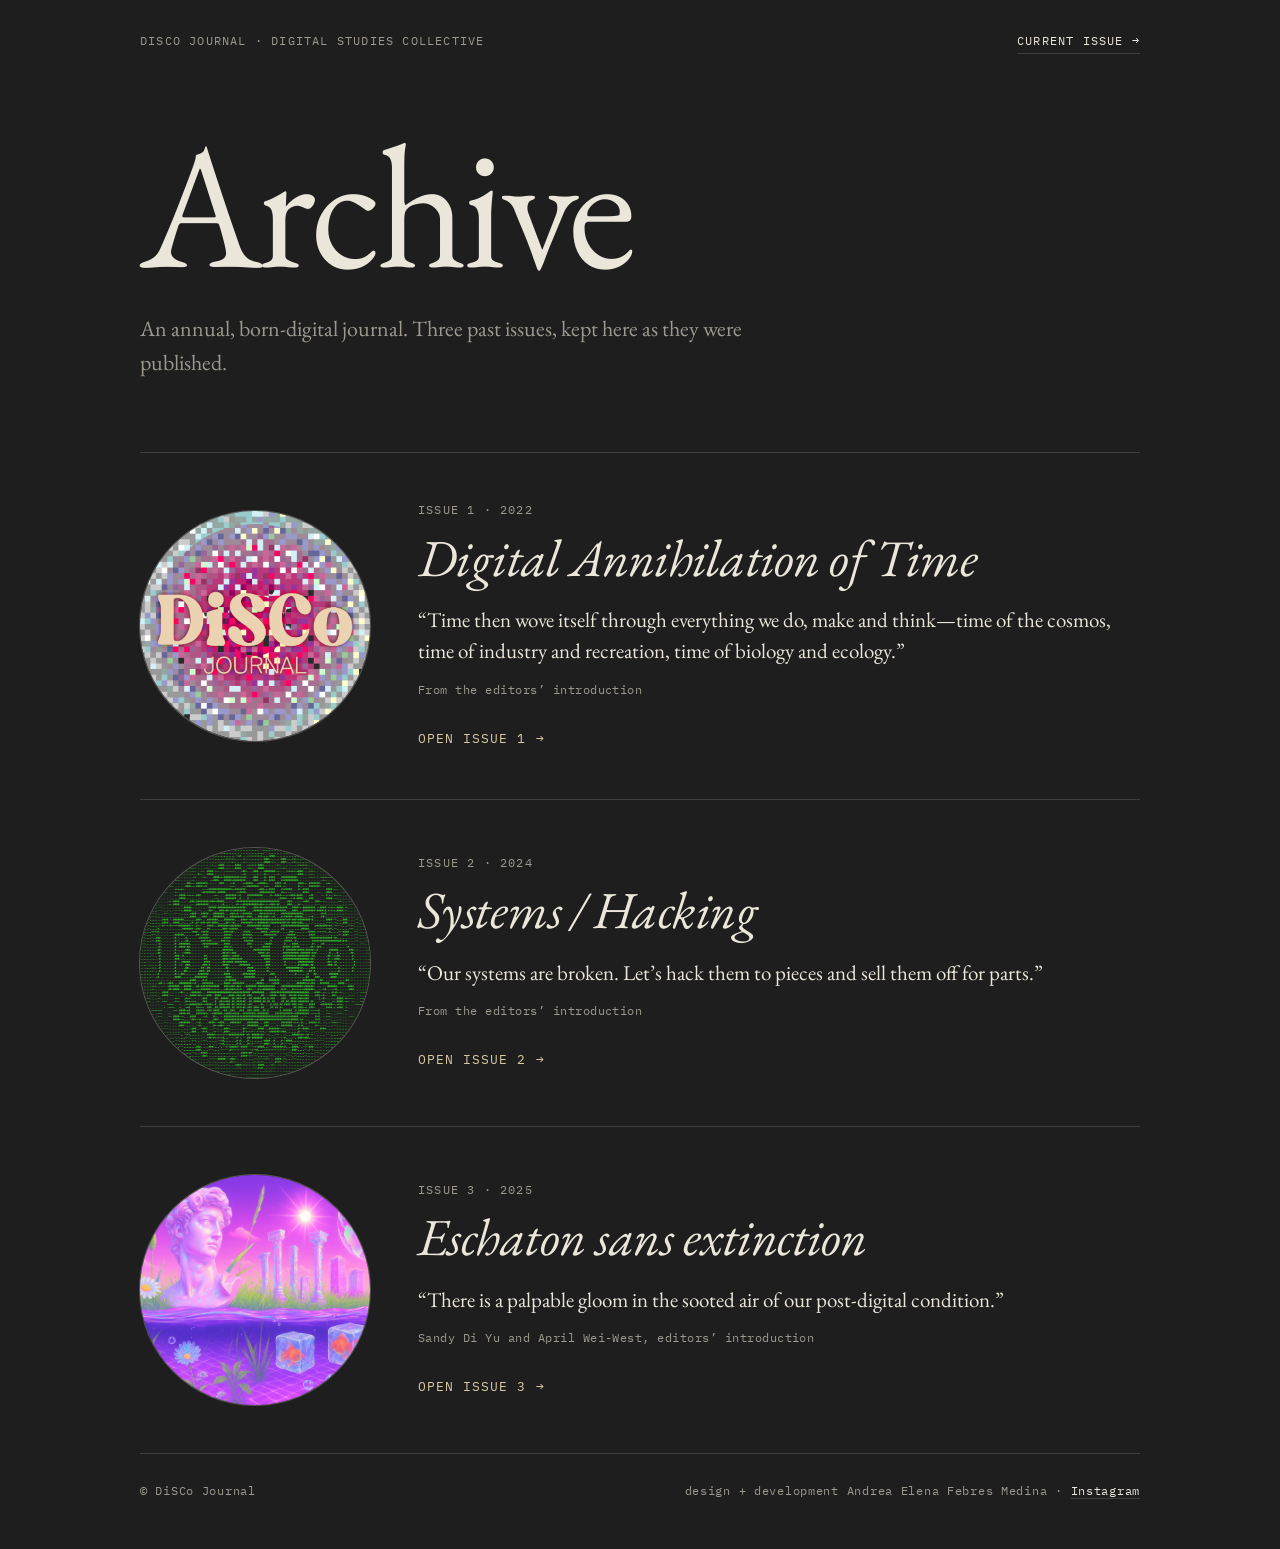
<file: index.html>
<!doctype html>
<html lang="en">
<head>
  <meta charset="utf-8">
  <meta name="viewport" content="width=device-width, initial-scale=1">
  <title>Archive | DiSCo Journal</title>
  <meta name="description" content="The archive of DiSCo Journal, the annual born-digital journal of the Digital Studies Collective: Issues 1, 2 and 3.">
  <link rel="preconnect" href="https://fonts.googleapis.com">
  <link rel="preconnect" href="https://fonts.gstatic.com" crossorigin>
  <link rel="stylesheet" href="https://fonts.googleapis.com/css2?family=EB+Garamond:ital,wght@0,400..700;1,400..700&family=IBM+Plex+Mono:wght@400;500&display=swap">
  <style>
    :root {
      --bg: #1e1e1e;
      --text: #ebe6da;
      --muted: #9d998e;
      --rule: rgba(235, 230, 218, .16);
      --accent: #d8c9a3;
      --serif: "EB Garamond", Georgia, "Times New Roman", serif;
      --mono: "IBM Plex Mono", ui-monospace, Menlo, Consolas, monospace;
    }
    * { box-sizing: border-box; }
    body {
      margin: 0;
      min-height: 100vh;
      background: var(--bg);
      color: var(--text);
      font-family: var(--serif);
      font-size: 19px;
      line-height: 1.55;
    }
    a { color: inherit; }
    .wrap { max-width: 1040px; margin: 0 auto; padding: 0 20px; }

    .top {
      display: flex; justify-content: space-between; align-items: baseline;
      gap: 16px; flex-wrap: wrap; padding: 32px 0 0;
      font-family: var(--mono); font-size: 12px; letter-spacing: .1em; text-transform: uppercase;
      color: var(--muted);
    }
    .top a { color: var(--text); text-decoration: none; border-bottom: 1px solid var(--rule); padding-bottom: 2px; }
    .top a:hover, .top a:focus-visible { border-bottom-color: var(--accent); color: var(--accent); }

    h1 {
      font-weight: 400; font-size: clamp(72px, 15vw, 176px);
      line-height: .9; letter-spacing: -.03em; margin: 72px 0 28px;
    }
    .lede { max-width: 30em; font-size: 22px; margin: 0 0 72px; color: var(--muted); }

    .issues { border-top: 1px solid var(--rule); }
    .issue {
      position: relative; display: grid; gap: 28px 48px; align-items: center;
      grid-template-columns: minmax(150px, 230px) 1fr;
      padding: 48px 0; border-bottom: 1px solid var(--rule);
    }
    .disc {
      width: 100%; aspect-ratio: 1; border-radius: 50%; overflow: hidden;
      background: #2a2a2a; box-shadow: 0 0 0 1px rgba(235, 230, 218, .28);
    }
    .disc img {
      display: block; width: 100%; height: 100%; object-fit: cover;
      transition: transform .8s ease;
    }
    .issue:hover .disc img, .issue:focus-within .disc img { transform: rotate(12deg); }

    .meta {
      margin: 0 0 10px; font-family: var(--mono); font-size: 12px;
      letter-spacing: .1em; text-transform: uppercase; color: var(--muted);
    }
    h2 {
      font-weight: 400; font-style: italic; font-size: clamp(34px, 5vw, 52px);
      line-height: 1.08; letter-spacing: -.01em; margin: 0 0 18px;
    }
    h2 a { text-decoration: none; }
    h2 a::after { content: ""; position: absolute; inset: 0; }
    h2 a:focus-visible { outline: 2px solid var(--accent); outline-offset: 6px; }
    blockquote { margin: 0 0 14px; max-width: 34em; font-size: 21px; line-height: 1.5; }
    .credit { margin: 0 0 22px; font-family: var(--mono); font-size: 12px; letter-spacing: .04em; color: var(--muted); }
    .open { font-family: var(--mono); font-size: 13px; letter-spacing: .08em; text-transform: uppercase; color: var(--accent); }
    .issue:hover .open, .issue:focus-within .open { text-decoration: underline; text-underline-offset: 5px; }

    footer {
      padding: 28px 0 48px; display: flex; justify-content: space-between; gap: 16px; flex-wrap: wrap;
      font-family: var(--mono); font-size: 12px; letter-spacing: .06em; color: var(--muted);
    }
    footer a { color: var(--text); text-decoration: none; border-bottom: 1px solid var(--rule); }

    @media (max-width: 640px) {
      .issue { grid-template-columns: 1fr; padding: 36px 0; }
      .disc { max-width: 240px; }
    }
    @media (prefers-reduced-motion: reduce) {
      .disc img { transition: none; }
      .issue:hover .disc img, .issue:focus-within .disc img { transform: none; }
    }
  </style>
</head>
<body>
  <div class="wrap">
    <div class="top">
      <span>DiSCo Journal &middot; Digital Studies Collective</span>
      <a href="https://discojournal.com">Current issue &rarr;</a>
    </div>

    <h1>Archive</h1>
    <p class="lede">An annual, born-digital journal. Three past issues, kept here as they were published.</p>

    <main class="issues">
      <article class="issue">
        <div class="disc"><img src="issue-3/user/themes/disco/images/issue1-icon.png" alt="Issue 1: a pixelated disco ball carrying the DiSCo Journal logo" loading="lazy"></div>
        <div>
          <p class="meta">Issue 1 &middot; 2022</p>
          <h2><a href="issue-1/">Digital Annihilation of Time</a></h2>
          <blockquote>&ldquo;Time then wove itself through everything we do, make and think&mdash;time of the cosmos, time of industry and recreation, time of biology and ecology.&rdquo;</blockquote>
          <p class="credit">From the editors&rsquo; introduction</p>
          <span class="open">Open Issue 1 &rarr;</span>
        </div>
      </article>

      <article class="issue">
        <div class="disc"><img src="issue-3/user/themes/disco/images/issue2-icon.png" alt="Issue 2: a disc drawn in green ASCII characters on a black background" loading="lazy"></div>
        <div>
          <p class="meta">Issue 2 &middot; 2024</p>
          <h2><a href="issue-2/">Systems / Hacking</a></h2>
          <blockquote>&ldquo;Our systems are broken. Let&rsquo;s hack them to pieces and sell them off for parts.&rdquo;</blockquote>
          <p class="credit">From the editors&rsquo; introduction</p>
          <span class="open">Open Issue 2 &rarr;</span>
        </div>
      </article>

      <article class="issue">
        <div class="disc"><img src="issue-3/user/themes/disco/images/background.png" alt="Issue 3: a pink and violet illustration of a marble bust, columns and a globe above the waterline, with goldfish frozen in ice cubes below" loading="lazy"></div>
        <div>
          <p class="meta">Issue 3 &middot; 2025</p>
          <h2><a href="issue-3/">Eschaton sans extinction</a></h2>
          <blockquote>&ldquo;There is a palpable gloom in the sooted air of our post-digital condition.&rdquo;</blockquote>
          <p class="credit">Sandy Di Yu and April Wei-West, editors&rsquo; introduction</p>
          <span class="open">Open Issue 3 &rarr;</span>
        </div>
      </article>
    </main>

    <footer>
      <span>&copy; DiSCo Journal</span>
      <span>design + development Andrea Elena Febres Medina &middot; <a href="https://www.instagram.com/discojournal/">Instagram</a></span>
    </footer>
  </div>
</body>
</html>
</file>
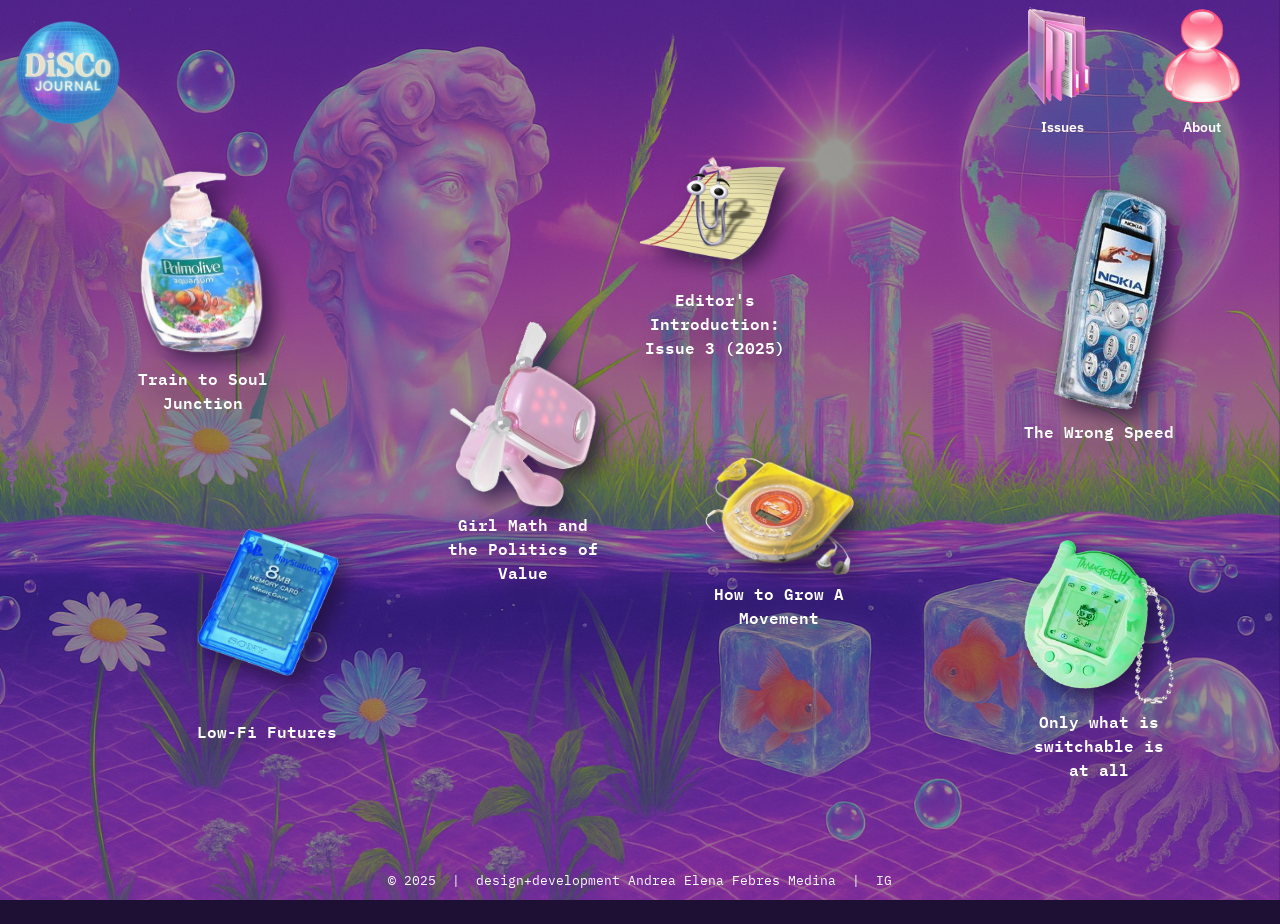
<file: issue-3/index.html>
<!DOCTYPE html>
<html lang="en">
<head>
    <meta charset="utf-8" />
    <title>Issue 3 | Disco Journal</title>

    <meta http-equiv="X-UA-Compatible" content="IE=edge">
    <meta name="viewport" content="width=device-width, initial-scale=1">
        <meta name="generator" content="GravCMS" />
    <meta name="description" content="DiscoJournal is an independent archive of stories, interviews and essays exploring music, culture and design through fresh perspectives." />
    <meta name="keywords" content="Blog, " />
    <link href="https://fonts.googleapis.com/css2?family=IBM+Plex+Sans&display=swap" rel="stylesheet">
    <link href="https://fonts.googleapis.com/css2?family=IBM+Plex+Mono&display=swap" rel="stylesheet">
    <link rel="icon" type="image/png" href="user/themes/disco/images/favicon.png" />
    <link rel="canonical" href="index.html" />

                        
            
    <link href="user/plugins/markdown-notices/assets/notices.css" type="text/css" rel="stylesheet">
<link href="user/plugins/form/assets/form-styles.css" type="text/css" rel="stylesheet">
<link href="user/plugins/login/css/login.css" type="text/css" rel="stylesheet">
<link href="user/themes/disco/css-compiled/spectre.min.css" type="text/css" rel="stylesheet">
<link href="user/themes/disco/css-compiled/theme.min.css" type="text/css" rel="stylesheet">
<link href="user/themes/disco/css/custom.css" type="text/css" rel="stylesheet">
<link href="user/themes/disco/css/line-awesome.min.css" type="text/css" rel="stylesheet">

    <script src="system/assets/jquery/jquery-3.x.min.js"></script>

</head>
<body id="top" class="home header-fixed header-animated sticky-footer">
    <div id="page-wrapper">
            <section id="header" class="section">
            <section class="container grid-xl">
                <nav class="navbar">
                    <section class="navbar-section logo">
                        <a class="navbar-brand" href="index.html">
  <img src="user/themes/disco/images/disco-logo.png" alt="Disco Journal" />
</a>
                    </section>
                    <section class="navbar-section desktop-menu">

                        <nav class="dropmenu animated">
                                                    
<ul >
                <li>
      <a href="issues.html" class="">
        <span class="nav-icon">
                                    <img src="user/themes/disco/images/icon-issues.png" alt="Issues">
                    </span>
        <span class="nav-label">Issues</span>
      </a>

          </li>
          <li>
      <a href="about.html" class="">
        <span class="nav-icon">
                                    <img src="user/themes/disco/images/icon-about.png" alt="About">
                    </span>
        <span class="nav-label">About</span>
      </a>

          </li>
  
</ul>

                                                </nav>

                        
                    </section>
                </nav>
            </section>
        </section>
        <div class="mobile-menu">
            <div class="button_container" id="toggle">
                <span class="top"></span>
                <span class="middle"></span>
                <span class="bottom"></span>
            </div>
        </div>
    
    
        <section id="start">
                    <section id="body-wrapper" class="section">
                <section class="container grid-xl">
                                            
                                            <div class="background-layer"></div>
<div class="overlay-h"></div>
<div class="home-icons">
  <a href="index.html#" class="icon icon1" data-open="articolo-1">
    <img src="user/themes/disco/images/icon1.png" alt="Articolo 1" />
    <span class="icon-label">Train to Soul Junction</span>
  </a>
  <a href="index.html#" class="icon icon2" data-open="articolo-2">
    <img src="user/themes/disco/images/icon2.png" alt="Articolo 2" />
    <span class="icon-label">The Wrong Speed</span>
  </a>
  <a href="index.html#" class="icon icon3" data-open="articolo-3">
    <img src="user/themes/disco/images/icon3.png" alt="Articolo 3" />
    <span class="icon-label">Low-Fi Futures</span>
  </a>
  <a href="index.html#" class="icon icon4" data-open="articolo-4">
    <img src="user/themes/disco/images/icon4.png" alt="Articolo 4" />
    <span class="icon-label">Only what is switchable is at all</span>
  </a>
  <a href="index.html#" class="icon icon5" data-open="articolo-5">
    <img src="user/themes/disco/images/icon5.png" alt="Articolo 5" />
    <span class="icon-label">Girl Math and the Politics of Value</span>
  </a>
     <a href="index.html#" class="icon icon6" data-open="articolo-6">
    <img src="user/themes/disco/images/icon6.png" alt="Articolo 6" />
    <span class="icon-label">Editor&#039;s Introduction: Issue 3 (2025)</span>
  </a>
     <a href="index.html#" class="icon icon7" data-open="articolo-7">
    <img src="user/themes/disco/images/icon7.png" alt="Articolo 7" />
    <span class="icon-label">How to Grow A Movement</span>
  </a>
</div>
<p></p>
<div class="finestra" id="articolo-1">
  <div class="finestra-header" data-drag-handle>
    <div class="header-top">
      <h2>Train to Soul Junction</h2>
      <div class="header-buttons">
        <a class="open-page"
           href="home/train-to-soul-junction.html"
           title="Apri articolo nella sua pagina"
           aria-label="Apri articolo nella sua pagina"
           target="_self">↗</a>
        <button class="close" data-close aria-label="Chiudi finestra">✕</button>
      </div>
    </div>
          <div class="header-tags">
                  <span class="tag">film</span>
                  <span class="tag">slow cinema</span>
                  <span class="tag">spirituality</span>
                  <span class="tag">meditation</span>
                  <span class="tag">minimalism</span>
              </div>
      </div>
  <div class="finestra-content">
    <p>By Anand Subhash Borse </p>
<div style="position:relative;width:100%;padding-bottom:56.25%;height:0;overflow:hidden;">
  <iframe
    src="https://www.youtube.com/embed/ykLbtGzsFR0?si=EU_bae130PsvQRy8"
    title="YouTube video player"
    style="position:absolute;top:0;left:0;width:100%;height:100%;border:0;"
    allow="accelerometer; autoplay; clipboard-write; encrypted-media; gyroscope; picture-in-picture; web-share"
    allowfullscreen>
  </iframe>
</div>
<h4>Note from the Director</h4>
<p>Anand Subhash Borse</p>
<p>Train to Soul Junction is an invitation to slow down and ponder over things that pass by unnoticed. What are we looking for? Is there anything to look for out there in the world? Are the desires we so vehemently chase even our own desires? Or are our dreams and desires being sold to us? Who are we? Where have we come from? Where are we heading? What do we do? Life is between the moments we think we live for. The beauty of life lies in things we do not actually worry about. The beauty of life lies in things we don’t dream of. It is in the things that are around us…we just need to open our eyes and see…the answers are already around us!</p>
<h4>Biography</h4>
<p>Anand Subhash Borse is an independent researcher based in London. He believes that life is beautiful, and entrusts in the medium of cinema to poignantly capture such a mantra. Led by a deep spiritual curiosity, Anand views film as a window into an inner dimension. This passion drives his ongoing research, exploring cinema not just as entertainment but as a means for meaningful personal reflection and profound spiritual connection.</p>
<h4>Note from the Producer</h4>
<p>April Wei-West
<br><br>
Surrounded by the constant spell of dizzyingly absurd noise, how do we attain some spiritual reprise? We are so heavy-burdened with the deterriotorialising forces capitalist desire that any sense of peace – personally and communally – seems out of reach. It is a state of neoliberal paralysis that has fogged up that machine of very cognition, of creativity, of legitimately engaging with the world. Should we not be able to slow this rushing of the train that is pummelling towards some doomed fate, we can at least guide the train to pause at the “soul junction.”
In this film, slow cinema is employed to open up this possibility. Slowness as a solution offered to excess of speed is not an indication of regression, but rather the curation of space for meaningful contemplation found within the very rush of exacting over stimuli embedded in the post-digital everyday. Slow cinema decisively plays with attention and boredom as a means for meditation, stimulating clarity of mind–body constitution. It encourages a base level of physical wellbeing that can be a foundation for an ethics of care to be extended into critical questioning of power and desire configured in our contemporary political economies. </p>
  </div>
</div>
<p></p>
<div class="finestra" id="articolo-2">
  <div class="finestra-header" data-drag-handle>
     <div class="header-top">
      <h2>The Wrong Speed</h2>
      <div class="header-buttons">
        <a class="open-page"
           href="home/the-wrong-speed.html"
           title="Apri articolo nella sua pagina"
           aria-label="Apri articolo nella sua pagina"
           target="_self">↗</a>
        <button class="close" data-close aria-label="Chiudi finestra">✕</button>
      </div>
    </div>
      </div>
  <div class="finestra-content">
    <h4>Left Accelerationism and The Need for a New Left Chronopolitics</h4>
<p><strong>By Marcus Gilroy-Ware</strong></p>
<p>That future in which we are safe from the dangers we face and our quality of life meaningfully improved has never in my own lifetime felt more distant. Prior movements for change that actually achieved something in historical terms – independence or civil rights movements – continue to haunt the political imaginary with precedents for the victories that are still to be won, tempting us with a cruel optimism about what we “should” be able to manage. Speaking to journalists or podcasters about my work, I have regularly been asked, “What are we going to do about all this?” On one occasion, I have even been required by editors to include “solutions” in my writing on these topics. Within the parameters of a certain kind of simplifying journalistic or editorial bluster, this may seem like a reasonable enough question to ask, but there are overtones to how this question is posed, as if the person asking it knows deep down that there is no convincing answer I could give, that feel specific to this conjuncture.</p>
<p>This conjuncture is the combination of, on the one hand, a sense that “something” needs urgently to be done, and on the other, a profound bankruptcy of imagination and aversion to disruption when it comes to what that something should be. It is not only exhausting but also characterises the bleak paralysis and profound crisis of political agency of our moment. Faced with horrific violence in Gaza, Ukraine, Sudan and many other places, widespread mental health crises and cognitive burnout, increasingly difficult economic conditions, and most of all a terrifying climate emergency, it is no wonder that the answers are elusive. The political imagination is as historically contingent and vulnerable to the conditions of its moment as any other part of the conjuncture, and it is the theories and “paths of escape” imagined under these conditions of fatigue and collective impotence that I wish to explore here.
The “disappearance of the future” has been remarked upon for decades, but seldom in these analyses has that disappearance been total and permanent. In the Jameson-Zizek-Fisher analysis of this cultural dynamic, any totality has been cast as an ideological illusion in itself, if an overwhelming one – an artificial appearance of the foreclosure of alternatives or escape as part of how the very system works. But the analysis generally implies a small ray of light, however remote or unlikely, that implies a possible way out of the mire of post-postmodern, “capitalist realism”. In addition to its accessibility and cultural literacy, what made the book by that name a classic of its time was surely that, however gloomy its view of the cultural landscape at the moment when it was written, it still encouraged a belief in the possibility of an “emancipatory politics”. When Fisher died in 2017, it was a much-quoted passage describing the strategic imperatives to which that emancipatory shift must be subject that his students spontaneously wrote on an outside wall at Goldsmiths in his memory:</p>
<blockquote>
<p>“emancipatory politics must always destroy the appearance of a ‘natural order’, must reveal what is presented as necessary and inevitable to be a mere contingency, just as it must make what was previously deemed to be impossible seem attainable.” (2009)</p>
</blockquote>
<p>At the moment at which Fisher wrote these words, the difficulties were already apparent. In the years following the 2008 financial crisis, a range of movements and discourses had emerged that in seeking to challenge the prevailing order, had quickly stalled, become exhausted, or been ruthlessly crushed. In the UK, the student protests of 2010 were met with the introduction of “kettling,” which signalled the limits of dissent within the existing order. In the United States, the 2011 Occupy movement, despite its global visibility, struggled to translate its procedural commitment to horizontality and inclusion into a sustained political vision. </p>
<p>Almost a decade since Fisher passed away, however, the vision of that emancipatory future remains elusive. The work of defending the incomplete emancipatory battles of the past is already so exhausting that engagement with the battles of the future is frequently overlooked or underestimated. The consequence has sometimes verged towards a disproportionate focus on strict categories of personal identity and self-definition, sometimes more detached from broader structural critique, or applying it in an undialectical and simplistic fashion. Upon Fisher’s death, some of those people most invested in this type of politics who he had categorised as “sour-faced identitarians” gloated over his death (Nagle, 2017). While we must continue to express our rage about what is happening, and our petitions, leaflets, demonstrations and sit-ins must not cease, the ways we imagine and communicate and build the future are important alongside our cultural and political memory if we are to survive at all.</p>
<p>There is a lot to be said about the “chronopolitics” of the reactionary right in the current conjuncture: the strange mix of optimism (e.g. Trump’s reappropriation of “Make America Great Again” in 2016 and 2024; Turkey’s AKP, whose 2023 slogans included “We will walk into the future together;” and Argentina’s Milei, whose 2023 presidential slogan was “The only solution”) with regression and reterritorialisation of a lost, bygone era. Key to the conjuncturally specific relationship between emancipatory politics and the reactionary right in our current moment, however, is the “hegemonising” of emancipatory discourses as a kind of political fuel for these movements has become clearer. It is of course an essential premise of the historical materialist worldview that all culture exists only in a specific historical context. Emancipatory politics is no exception, and it is precisely this fact for which many contemporary progressive causes have failed to account. Today, ideas that were once revolutionary or the subject of sustained emancipatory movements, such as universal suffrage, remain in a bizarre, contradictory, hollowed-out zombie state of non-existent existence. It is not just that because, as Fisher observed, paraphrasing Zizek, “anti-capitalism is widely disseminated in capitalism” in the sense of arguments specifically about “capitalism” as a system. </p>
<p>Rather, so hegemonic has this discourse become that in a much broader sense, the racism of anti-immigration protests must be denied for mainstream acceptance (e.g. Pearson, 2025), green-sounding discourses are a common, if not essential part of contemporary climate destruction (de Freitas Netto et al. 2020), feminist-sounding discourses feature regularly in some of the newer misogynies (Banet-Wiser 2018), and so on. Whether it is Pride marches, Black History Month, or International Women’s Day, it is organised in ultimate collaboration with the same oppressive structures of capital that have long oppressed minorities. Exemplifying what Olúfémi Táíwò has termed “elite capture” (2022), elements of what was once genuinely emancipatory thought—environmentalism, feminism, anti-racism—have increasingly assimilated into the language of corporate and institutional power, in ways that further neutralised their already-waning political edge. In other words, what Wendy Brown has called the “historically outmoded character of liberal democracy” (2025) has, through its development of a kind of rainbow-green-feminist branded corporate camouflage of progress, both neutralised the politics of emancipation and emboldened its enemies by assuming its messages and promises in increasingly complex guises since the 1990s, all while violating them mercilessly at the structural level.</p>
<p>Discursively prominent and widely accepted by a large section of most populations those promises may be, they are also hollowed by decades of neoliberal governance, and too materially incongruent with most people’s lived realities to have much of an emancipatory impact. Meanwhile, they are under renewed attack by a loud minority of the reactionary population, who have already turned explicitly against the same values, mistaking the inner corruption and injustice of capital that dominates their material conditions for the gleaming egalitarian, eco-friendly costume it wears, conflated in the now-pejorative label “woke”. In other words, continued, straightforward advocacy for these once-revolutionary emancipatory causes, however important, is essentially a trap. Double down, and you are ensnared into rehearsing an out-of-date argument to which most are already thoroughly, if sub-consciously, desensitised, becoming complicit in the co-optation and anachronistic progressive self-parody so derided by the angry ones and the apathetic ones alike. Say nothing, and your silence is taken as consent by all parties. It is in precisely this type of predicament – zero political power, the victories of the past exhausted yet under renewed threat, and the future somehow undiscernible – that impotence starts to turn to desperation, and humiliation into rage. </p>
<h4>Paralysis, acceleration and rupture</h4>
<p>In the shadowy background of Western neoliberalism, particularly since its “end of history” moment, the emergence of strange ideas and political impulses anticipating rupture, sabotage, or ‘switching sides’, has accumulated a parallel history, with their own contributions to the true meaning of “reactionary.” Amongst this detritus, people started to turn for answers toward a series of related but distinctive theories known as “accelerationism.” The relationship between acceleration itself and modernity has been the subject of valuable critical social theories in itself (Rosa 2013; Wajcman, 2015). However, with (or without) a variety of guiding principles, “accelerationism” is essentially the political name for the deliberate intensification of deterritorialisating forces of capital when forms of resistance do not appear to work.</p>
<p>There is a standard genealogy of accelerationism that usually starts with Nietzsche’s call to “accelerate the process”, and develops via Deleuze and Guattari (1972) and Lyotard (1974) a full account of which is beyond the scope of this article and has been helpfully summarised elsewhere from a variety of perspectives (Noys, 2014; MacKay and Avenassian, 2014). Increasingly, “accelerationism” came to be associated with the prolific reactionary thinker Nick Land, whose own version of accelerationism drifted toward a technologised anti-humanism, in which humans (or “meat puppets”) should essentially die out and be replaced, through intensified market logics that Land saw as an artificial intelligence. In the 1990s, Land had formed the “Cybernetic Cultures Research Unit” (CCRU), which can be summarised as a cult-like “real-life 4chan meets cultural analysis” group of philosophy staff and students collectively exploring this same impulse at the University of Warwick, where he worked before resigning his post and eventually moving to China. While many of these individuals, of whom Mark Fisher was one, did not necessarily share Land’s increasingly reactionary views, the CCRU were tightly bonded as a group and enjoyed the militaristic overtones of ‘unit’ (Beckett, 2017). Sadly, very few to this day, even those still nominally on the left, have condemned outright the darkly anti-humanist impacts of Land’s work, except perhaps in narrow, scholarly quibbles–even after he came to be the alt-right’s favourite philosopher, years later (Blincoe, 2017).</p>
<p>One proposal in response to the strangle-hold that neoliberalism appeared to have on the world, and the perceived inefficacy of the political movements fighting it, has been that of “Left Accelerationism.” Inspired in part by dialogue between Mark Fisher and its authors Nick Srnicek and Alex Williams (Beckett, 2017), the idea first arose in a document titled “#Accelerate: Manifesto for an Accelerationist Politics” (MAP), which claimed to revive and apply the broader project of accelerationism to this stagnation, for and from within the left (Srnicek and Williams, 2013). After much critique, enthusiasm and discussion, its authors followed up two years later with a book – Inventing the Future (2015) – that elaborated on its ideas but quietly ditched the explicit embrace of accelerationism as a philosophy, while elaborating many of the suggestions and critiques of MAP.</p>
<p>In this issue, we collectively appraise the applicability of the project of “left accelerationism” for the seeming slow-motion apocalypse of our current conjuncture. However, I want to emphasise that both publications were authored more than a decade ago, prior to the emboldening of far-right reactionary politics to which I have referred, at a time when a blander liberal democracy still held a tight grip and a vestigial sense of legitimacy for many. Without this concerning wave of mainstream regressive politics, in parts of which Nick Land would come to be such an important figure (Burrows, 2019), it is understandable why elements of the left thought it was worth experimenting: if the stagnant present appears to live in the past, and that past has been ruthlessly co-opted by your political enemies in the present, then let’s bring about the future by any means necessary. In hindsight, this impulse in itself has a petulance that feels somewhat reckless, if not reactionary in its own small way. It would be profoundly unfair to engage both critically and retrospectively at this conjuncture, as I have been asked to do, with the project of “left accelerationism” as though it were proposed more recently. However, without the option of stepping back to 2013 for a chat (and left-accelerationists have not yet been able to invent time travel), it is impossible to redeem what might have been right about this contribution unless we also critique in some measure the aspects of this train of thought that were profoundly misguided. Before either of these analyses however, I want first to illustrate the starting objections of MAP to its own conjuncture, in its own words:</p>
<blockquote>
<p>“The most important division in today's Left is between those that hold to a folk politics of localism, direct action, and relentless horizontalism, and those that outline what must become called an accelerationist politics at ease with a modernity of abstraction, complexity; globality; and technology. The former remains content with establishing small and temporary spaces of non-capitalist social relations, eschewing the real problems entailed in facing foes which are intrinsically non-local, abstract, and rooted deep in our everyday infrastructure. The failure of such politics has been built-in from the very beginning.” (Srnicek and Williams, 2013)</p>
</blockquote>
<h4>What did the left accelerationists get right?</h4>
<p>There were certain ingredients that gave the Left-Accelerationist project significant merit. Even if some might contest the wording above, one area where at least the kernel of the project was valid was in highlighting the over-engagement in emancipatory movements with strategies drawn from the victories and traumas of the past. For all the inspiration historic instances of overcoming oppression might provide, pastiching the strategies and epistemologies of past conflicts and victories, especially when neoliberalism has already appropriated them, is not always the correct approach. The call was not one for amnesia, but for a recognition of the contingency of specific forms of action: “No given mode of political action is historically inviolable,” they wrote. Just because something has worked before, there is no reason that it should be considered an easy means of success in future. “Indeed, over time, there is an increasing need to discard familiar tactics as the forces and entities they are marshalled against learn to defend and counter-attack them effectively. It is in part the contemporary Left's inability to do so which lies close to the heart of the contemporary malaise.” (Srnicek and Williams, 2013)</p>
<p>Over-engagement with past simulacra is strewn across the political landscape. As I have discussed above, many of the very areas of politics that we now find ourselves fighting anew – nationalism, misogyny and xenophobia – also entail a mythologisation of simpler, earlier modernities. For emancipatory movements, the effect of looking back at the past for inspiration, or indeed for political issues themselves, does seem to create a kind of exaggerated ethical self-critique that results in paralysis. Aspects of collective strategy such as a commitment to secrecy, or a consideration of entrepreneurship as a means of resolving the harsh irony that you sometimes need capital to fight capital, are in my experience quickly shut down as wholly unethical, simply because our political adversaries also use them.</p>
<p>Finally, perhaps one of the most valuable insights in Srnicek and Williams’s project was that the left could not afford to be outright technophobic or anti-science, just because technological projects are produced from capitalist markets. Indeed, an undeniable alienation of emancipatory politics from digital skills and scientific literature has arisen. While our electricity still runs and our phones still connect and charge, the fact that so few within left circles seem literate in technological foundations such as software engineering of microprocessor design has always concerned me for the forms of dependency it creates, if for no other reason. Likewise with science, despite the corrupt, apolitical histories of scientific research or even its enduring entanglements with stock markets and hedge fund portfolios of our moment, and the need for healthy caution, we cannot afford the out-of-date heuristic of suspicion, now very common on digital media platforms like Instagram, that conflates neuroscience, biochemistry, epidemiology or any other areas of scientific enquiry with these historical and discursive misuses and thus verges away from historical materialism into illiteracy, danger and disease, as the pandemic has since shown. Not only could these areas of knowledge be invaluable in guiding some of the pragmatics of emancipatory politics, like technological literacy, but they can also provide invaluable should the material conditions of existence that support digital technology rapidly degrade in some kind of crisis.</p>
<p>The recognition that alienation from technology is unhelpful to would be reparative or anti-capitalist movements is by no means unique to the “Left-Accelerationist” project I address here, nor does such a view constitute any type of accelerationism at all. On the contrary, as Wajcman has observed, “An implicit antipathy to science and technology forecloses appreciation of the scope that digital technologies might afford for control over time, enabling people to have not only more time but time of their choice.” The (unevenly and variously kept) promise of all technology at the individual level is invariably that it extends its user’s agency. While this narrative has long been regarded as misleading (van Dijck, 2009), it is still understandable why a general crisis of agency should point to exploration of available technologies as one starting point. The “Xenofeminist manifesto” is another, simple example of political thinking that has called for a re-approximation technology: </p>
<blockquote>
<p>“the situation requires a feminism at ease with computation. Today, it is imperative that we develop an ideological infrastructure that both supports and facilitates feminist interventions within connective, networked elements of the contemporary world”. (Cubonicks, 2018)</p>
</blockquote>
<p>It further “[urges] feminists to equip themselves with the skills to redeploy existing technologies and invent novel cognitive and material tools in the service of common ends.” Of course, in a feminist context, these words have a somewhat different resonance given the early alienation of disproportionate numbers of women and girls from technology, and STEM subjects generally (Hardey, 2019).</p>
<h4>What did they get wrong?</h4>
<p>So far, I have explored some of what “Left Accelerationism” got right. However, the project also entailed grave shortcomings that not only made it flawed then, but which make it profoundly unhelpful to our present circumstances too. The first very serious issue is that the scale of the task, and the nature of the enemy, has been drastically underestimated. The stated goal in MAP is to “unleash latent productive forces”, and neoliberalism, they wrote “does not need to be destroyed. It needs to be repurposed towards common ends.” There is of course no strict agreement about how exactly “neoliberalism” should be defined (Brown, 2015), but many reading these words will be briefly permeated by a shudder. It sounds like the deranged reasoning of the once-left-wing academic or public official, perhaps even a sometime firebrand of the picket line, who has become ensnared in the delusional conceptual gymnastics of senior management.</p>
<p>Perhaps a victim of its own historical vantage, left-accelerationism seems to have mistaken a momentary lull of “boring dystopia” where (neo)liberal capitalism came to rest after the 2008 financial crash, for a permanent stagnation. For all the “boring dystopia” of the 2010-2015 conjuncture however, both globally and in the UK, the idea that neoliberal capital, with its healthcare privatisation, relentless arms-trading, publicly-listed social media corporations, and militarised police protection had not retained its menacing character of surveillance, repression, displacement and deterritorialisation seems hard to fathom. In the follow-up book to MAP, Srnicek and Williams wrote that “the dominant tactics – protesting, marching, occupying, and various other forms of direct action – have become part of a well-established narrative, with the people and the police each playing their assigned roles” (2015). In other words, they look at the standoff between the technologically advanced, violent, and unaccountable regimes of late-neoliberal governance and “the people,” and imply that the latter are at least partially at fault for their collective inability to fight back, because their “folk politics” are, in the language of the later book, permeated with failure (2015). Even if the tactical frustrations that they hold regarding the myopia, confusion and sentimentality of emancipatory politics are not without some justification, as I have accepted, it does not follow that the conditions of disempowerment and alienation are a matter of mere strategic or technological ineptitude, nor that the foe is weak and inclined towards failure. In the student protests of 2010, there were admittedly strategic shortcomings, but the experiences of the police “kettle” were a sobering indication at that time of how quickly that neoliberal order was able to escalate when challenged. We can never afford to underestimate our opponents.</p>
<h5>Technology</h5>
<p>Drawing on Marx’s acceptance of technology, Srnicek and Williams also proposed that the technologies and other affordances furnished by capitalism could be the fastest path to post-capitalism if used correctly. They wrote of the need to “accelerate the process of technological evolution,” suggesting that “the true transformative potentials of much of our technological and scientific research remain unexploited, filled with presently redundant features (or preadaptations) that, following a shift beyond the short-sighted capitalist socius, can become decisive.” Srnicek later said in an interview that accelerationism, in MAP:</p>
<blockquote>
<p>“meant taking an interest in the latest technology, thinking about how exactly they can be used as technologies for liberation rather than tools of control, and thinking about the ways in which we can build a world of abundance and experimentation beyond the strictures of capitalist society.” (2017)</p>
</blockquote>
<p>From the underestimation of neoliberal capitalism which I have outlined above, it should already be clear that some of the project’s big technological claims, like the insistence on an emancipatory labour automation, are rendered fantastical enough that they require no real reply. Even a cursory glance at the history of labour and automation begs the question “whose automation?”. However, the relation between these ideas and the digital platforms that permeate our world even more comprehensively than they did then remains a more relevant and useful area for engagement with this theory.
The first problem here is that they were already ten years too late even, when these arguments were made. In the early 2000s, as “open source” became broadly acceptable through projects such as Firefox, Wikipedia, WordPress, PHP/MySQL and GNU/Linux, an opportunity for the adoption and development of alternative sociotechnical forms arguably presented itself. The failure of left-wing political groups to explore the possibilities that may have existed then meant that the chance to build infrastructures that might have shaped our present moment was, to a substantial degree, squandered - quite possibly because of exactly the technoskepticism that MAP subsequently identified. In any event, the door was already shut by the time of MAP’s intervention, and the consumer internet, already privatised, has since been further enclosed, commodified, and technologically mystified by digital platforms and “App Stores”. The Free and Open source software movement essentially split between libertarians aligned with the Free Software Foundation and capitalist speculators fleetingly intrigued by “open source”, before pivoting to attention economics and platform capitalism once they realised there were no other ways to make money from freely distributed code. </p>
<p>We are therefore in a defensive position with regard to technology, in which a cautious critique of technology must play a key advisory role. Techno-utopianism will mislead everyone (as it has done recently with the quest for “Artificial General Intelligence” via large language models), which leads to a second issue with left accelerationism’s technological thesis: the relative lack of criticism in some of the more prominent calls to technologise. As Haraway (quoted in Wajcman 2015) puts it, “The issue is no longer whether to accept or oppose technoscience, but rather how to engage strategically with technoscience while, at the same time, being its chief critic.” To its credit, MAP did try to caveat technological utopianism:</p>
<blockquote>
<p>“Whereas the techno-utopians argue for acceleration on the basis that it will automatically overcome social conflict, our position is that technology should be accelerated precisely because it is needed in order to win social conflicts.” (2013)</p>
</blockquote>
<p>In other words, technology is not the solution by itself, but without it, many more solutions are out of reach. This is only a valid distinction when one is specific about which technologies and under what conditions. The caveat also seems to be contradicted later the words, “The utopian potentials inherent in twenty-first-century technology cannot remain bound to a parochial capitalist imagination” (emphasis added). As with their contention that technologies can be “repurposed towards common ends,” this claim thoroughly understates how deeply and indelibly capitalist priorities of extraction and repressive desublimation are sedimented, not only in technological forms, but in the reality that, ideologically speaking, form is also content–as we have known for some time (McLuhan, 1964).</p>
<p>A prime example of this underestimation of the challenge, and neat cauterisation of technology from the market forces that created it, is in the suggestion that digital platforms specifically might be made useful to anti-capitalist or post-capitalist projects. Platforms are still often seen in a post-Habermasian light, as fractured, uneven public spheres or counterpublics, and anxiety about “echo chambers” and “filter bubbles”, though oversimplified, continues to rehearse the view that platforms function reliably and primarily as tools of ideological amplification, even if this has never been well-supported (Zuiderveen Borgesius et al., 2016; Bruns, 2019). Occasionally, conspicuous cases seem to confirm this “loudspeaker in the public sphere” role, such as the footballer Marcus Rashford’s 2020 use of social media around free school meals in the UK, which prompted a government U-turn (Siddique, 2020). Episodes like this just are frequent enough to sustain the illusions that widespread discursive manipulation is a viable option for counter-hegemonic movements, or even that ideological disagreement and negotiation are the primary usage and social impact of digital media platforms.</p>
<p>Working on precisely these assumptions, MAP urged that “the Left must develop sociotechnical hegemony: both in the sphere of ideas, and in the sphere of material platforms. Platforms are the infrastructure of global society. They establish the basic parameters of what is possible, both behaviourally and ideologically” (2013). In their follow-up book, the claim verged further in this direction, asserting in the opening pages that “the internet and social media are giving a voice to billions who previously went unheard,” (2015). Years earlier however, it was already well known that, for example, “Usage of social media is highly uneven amongst participants and much content is dominated by a small percentage of people” (Fenton, 2012). Similarly, Tiziana Terranova has written that “these new technologies of the social […] open the possibility of experimenting with many-to-many interaction and thus with the very processes of individuation,” and that they draw on widely socialised knowledges and soft skills, offering “affordances […] for political action that cannot be left to capitalist monopolies” (2014). Platforms are not neutral ground and MAP does not state that it is. However, their design for attention, reaction, and distraction makes them more like booby-trapped enemy terrain than open infrastructure with which to build revolution. While they can build awareness of aspects of the crises we face, attention economies repeatedly remind us that consciousness-raising does not in itself lead to action or structural change. As I have written elsewhere, “social media are often a far more important source of non-information and even disinformation than they are a bona-fide source of trusted information” (Gilroy-Ware 2017). The dominance of recommender systems, surveillance metrics, and ad-tech has only increased in intensity and breadth, permeating social media more thoroughly and intertwining with newer affordances such as generative AI. Meanwhile, the explicitly anti-democratic, pro-technology ideas of right-wing accelerationism that became known as the “dark enlightenment” were already published when MAP was written and have since found favour at the very hearth of digital platforms and Silicon Valley (Smith and Burrows, 2021), via the work of fascist keyboard-warrior and Peter Thiel investee Curtis Yarvin. Most recently, they became the inspiration for Elon Musk and Donald Trump’s “DOGE” endeavour after the 2024 Presidental election (Foroohar, 2025). </p>
<p>While we must be competent and fluent in these technologies as with others—including the now-familiar technologies of conflict and attention, the option of doing so primarily on our own terms is, for the time being, foreclosed. Instead, for emancipatory political projects on digital platforms, it is “Moscow Rules” – assume nothing, trust no-one, blend in and leave no traces behind. Any role for increased technological adoption and literacy in emancipatory politics will be defensive, asymmetrical, and tactically constrained: modest productivity gains from prudent, restrained use of AI, strong encryption and other counter-surveillance, scraping, automation, disruption and sabotage against the prevailing “psychopolitical” forms.
It is perfectly fair that these thinkers, in their desire to build and to hope, might not have been able to foresee the flood of apolitical or information-avoidant Tiktok and Instagram micro-entertainment that would come later, or the growth these were intended to generate through the capture of human cognition and affects. But form was content then and the same is true now. Meanwhile, Srnicek, has since proven one of the most astute and reliable commentators on the political economy of digital platforms. </p>
<h4>Why make it “accelerationist” at all?</h4>
<p>Having dealt with the practicalities and capitalist entanglements of technology, I come finally to the symbolic role this technology plays, and in particular the future (re)orientation that it is meant to signify, at the heart of “left accelerationism”.
The question of whether, as Audre Lord phrased it, the “master’s tools” will ever dismantle the “master’s house” is as lively as it is protracted, and it is by no means an accelerationist question in itself. As its name inevitably and very deliberately conveys however, the authors of “left accelerationism,” in initially choosing the accelerationist lens, surely implied that the “master’s tools,” rather than mere practicality or strategic advantage, could have a role in intensifying the immanent contradictions and instabilities of their status quo bringing about its eventual rupture. However, subsequent to the LA project, Srnicek said in an interview with Verso that what accelerationism meant to him and Williams was the “simple idea” that “capitalism was building the basis for post-capitalism, for the movement beyond itself,” (2017) which is a very different view. It remains unclear why, other than perhaps the influence of Mark Fisher and his links to Land’s CCRU (Beckett, 2017), the project had to be forced to wear the jacket of “accelerationism” at all. Rather than being merely nominal, this objection traverses two very serious issues. </p>
<h4>Alignment with Nick Land</h4>
<p>The first huge issue of “Left-Accelerationism” is, ultimately, the way it initially strained to align itself with the broader epistemological traditions of accelerationism at all. In 2025, I know very few politically active people on the “left” who would not concede the practical and strategic arguments ventured in various parts of the project to some degree, especially that a greater openness to and exploration of new techniques and forms of impact is not only justified but sorely needed. From board games to cryptocurrencies to painstaking legal work to a sea of podcasts, I have the unsystematic impression at least that people are trying to do things differently. In my admittedly limited sample size however, what does make many of these same co-conspirators immediately frown or shudder, however, is the idea of being associated with “accelerationism.” Srnicek and Williams wrote that:
“It is Marx, along with Land, who remains the paradigmatic acceler­ationist thinker. [...] Marx himself used the most advanced theoretical tools and empiri­cal data available in an attempt to fully understand and transform his world. He was not a thinker who resisted modernity, but rather one who sought to analyse and intervene within it, [...] Its gains were not to be reversed, but accelerated beyond the constraints [of] the capitalist value form.” (2013)</p>
<p>Rooting so-called left-accelerationism in Marx’s grudging respect for capitalism, Mark Fisher, in response to MAP, asserted that “Everyone is an accelerationist," watering down the concept beyond any meaning, and further that “Marxism is nothing if it is not accelerationist”. I like to think that Marx himself might have been one of the first to resist such an oversimplified and all-encompassing statement. Even if not however, honestly so what if Marx was not hostile to new tools of analysis? We know he wasn’t stupid. It is a pretty big jump from acknowledging this important aspect of Marx’s work to placing his cherry-picked ideas within the framework of a writer who was already a published advocate for a “Dark Enlightenment” and believed that the dynamic forces of the market would ultimately cause humans to be replaced by AI. We could also infer from the way Marx wrote about commodity fetishism that he wasn’t exactly enthusiastic about what would later be called deterritorialisation. Rather than do all this work to make these thinkers go together, possibly because of something Deleuze and Guattari wrote or because Mark Fisher suggested it might be cool, maybe this contortion should have been a sign that accelerationism was utterly the wrong framing. If they were trying to build an effective, inclusive movement unburdened by the past, then actively seeking at least tangential commonality with the broader trend of accelerationism associated with Nick Land and the CCRU was a huge strategic miss-step.</p>
<p>Most accelerationisms entail a degree of iconoclastic transgressiveness in respect of established, accepted philosophical premises, although this is not constitutive of accelerationism by itself. The guiding logos I have referred to is key, here: why are we intensifying again? As Srnicek observed in an interview with Verso, he was “yet to see any interesting questions, provocations, or insights emerge from the idea that there’s a common accelerationist project that subdivides into a right and left genre” (2018). However, Left-accelerationism’s common ground with Land was at the very least that it saw the status quo of neoliberal capitalism’s camouflage within progressive-sounding values of human rights and equality as hypocritical, stagnant, and moribund, and realised something had to give way. The authors of MAP acknowledged that accelerationism was regarded as “political heresy”, but as their words above about Marx may suggest, they appeared to feel secure that accelerationism always has an oppositional relationship to capitalism: “at the basis of all accelerationist thought lies the assertion that the crimes, contradictions and absurdities of capitalism have to be countered with a politically and theoretically progressive attitude towards its constituent elements” (emphasis added). However, by the time MAP was written, this intrinsic opposition to capitalism was already well repudiated in Land’s right-wing accelerationism (e.g. 2012), which might reasonably have been regarded as “heresy” precisely because it had abandoned any meaningful aspiration to counter capitalism at all (MacKay and Brassier, 2012). Rather, its guiding logos was a nihilistic one that appeared to embrace destruction (e.g. Land, 1992). Left-accelerationism obviously diverged sharply from Land, implying that it has retained its commitments to human wellbeing and its desire for a world after and thus without capitalism. However its general alignment and proximity with accelerationism at that historical moment meant its critique of “relentlessly horizontal” “folk politics”, like Mark Fisher’s jibes at “sour-faced identitarians”, inevitably appeared to echo Land’s own, far less sympathetic sentiments about the left, articulated for example in “Critique of Transcendental Miserablism” (2007).</p>
<p>If, as Robin (2018) argues, “reactionary” is usually characterised by the “demarche” against historical struggles for equality, then any politics that objects to the current forms that “democracy” has assumed, however flawed, must be examined closely in how it deals with the difficult question of democratic self-determination, not only in the state but in counter-hegemonic movements. Thinking the difficulties, or even impossibilities, of ideal democratic process does not preclude an honesty about, and frustration with its practical shortcomings – particularly with the outmoded liberal forms described by Brown (2025). As Astra Taylor has noted, “Democracy is [...] a promise that can never be wholly fulfilled because its implications and scope keep changing. [...] Democracy destabilizes its own legitimacy and purpose by design, subjecting its core components to continual examination and scrutiny. [...] Democracy may not [even] exist, yet it still manages to disappoint. Political gridlock, corruption, unaccountable representatives, and the lack of meaningful alternatives incense people across the ideological spectrum” (2019). Indeed, self-critical acknowledgements of the paralysis, myopia and hypocrisy of movements at least nominally associated with progressive politics are necessary, if framed and directed respectfully. However, as soon as the call is for the difficult work of integrating, resolving and negotiating the agency and interests of diverse groups of people to be disrespected, curtailed or abandoned altogether, reactionary territory is very close at hand. The frustrations of “left accelerationism,” while they do not quite follow the general legacy of accelerationism into this territory, certainly leave an irresponsibly loud silence in how they deal with the difficult question of collective agency. Without a lot more work to acknowledge that past trauma and pain, the alternative rationalities and spiritual entanglements, and all the other “folk” traditions evoked in their nomenclature, all of which was feasible, their Euro-Atlantic rationalism never really felt like a plan for the rest of us, with or without its overt contortions into “accelerationism”.</p>
<p>Unless we do acknowledge that there is some kind of guiding collectivist emancipatory ethic that our movements do have in common with our antecedents, and which sever any chance of collaboration with reactionary, anti-democratic movements, and make proper space for these conversations, the argument that we should be less horizontal and “take advantage of every technological and scientific advance made possible by capitalist society” (Srnicek and Williams 2013) sounds like an argument that the left should be developing its own laser-guided bombs and funding the revolution through commercially mass-produced ultra-processed food products.</p>
<p>Does it actually involve any real “acceleration” at all?</p>
<p>The second issue with having framed this project as it was, is that even if it seeks to rebuke or distinguish itself from the worst aspects of accelerationism, the choice of this name inevitably also communicates a very clearly under-theorised relationship to temporality itself and to its relationship to modernity. I am not the only author to find this naming unhelpful: Negri wrote, in his response to MAP, “The name 'accelerationism' is certainly unfortunate, as it ascribes a sense of 'futurism' to something that is not at all futuristic” (2014). Likewise, Patricia Reed noted in her own response to MAP that its name “unfortunately, obfuscates its content” (2015). To these authors’ credit, they did stop using the term “accelerationism” and acknowledge that it wasn’t right: “We’ve given up on the term now,” Srnicek told the Guardian in 2017. “It’s been too popularised. And we don’t just want everything to go faster, anyway. Arguing for a shorter working week is arguing for people’s lives to slow down.”</p>
<p>According to the sociologist Harmut Rosa, “social acceleration represents one, if not the, fundamental tendency of modernity” (2013). However, in Rosa’s compelling view, the foundational acceleration “has turned against the very project of modernity that originally motivated, grounded, and helped set it in motion.” Even the climate crisis, he has said elsewhere, can be read as a pathology of acceleration: we have accelerated to a speed that outpaces nature’s ability to regenerate and adapt. </p>
<p>The dialectics of culture under these conditions were always guaranteed to produce calls for, and some politics of, slowness. Indeed, as Wajcman has noted, “the resignification of slowness as a life-enhancing quality has to be understood as a response to the acceleration society.” However, she argues, “there is a tension between slowness as a realm of the elite (mostly Western) individual and the need to share the pleasures of slowness equitably” (2015). Further, a fast/slow distinction is flawed because “a social movement rooted in a politics of consumption cannot fully engage with the inequalities in time sovereignty that result from money, status, and power.” (Wajcman 2015). Since these words were written, the forces of the anti-modern have become more insistent and reactionary in their own way, being not only anti-speed but anti-science, anti-tech, anti-screen, or even anti-vax. During the COVID-19 pandemic, one of the most frequent anti-vaccination arguments was that the mRNA vaccines had been “rushed” and, essentially, had not taken long enough.</p>
<p>What these issues suggest is that for emancipatory political movements to adapt, rather than speeding up or slowing down, we need to develop a new chronopolitics entailing a more intelligent, more nuanced, more dialectical relationship to time, none of which need be hostile to the most useful enduring aims of the LA project: greater strategic openness, and greater literacy with and use of technology. However, before we place our faith in technology too eagerly, it is precisely the human brain’s astonishing ability to recall and remember that will keep us that will give us any chance of survival, if and when Google is no longer available to tell you how to survive radioactivity poisoning or which berries you can eat, and ChatGPT is not able to “advise” you on how to build improvised solar arrays or prepare food in the wild. Memory, intuition, ingenuity, and reasoning - all of which are effaced by an over-reliance on technology. This is not an argument to return to some primitive existence but to remind us that if we are not aware of what it is we are without technology of the human and her extraordinary achievements, we have no chance.</p>
<p>Our future work is therefore filled with contradictions we must embrace. We must be pragmatic and focused on material improvements, yet maintain an ethical continuity appropriate to long term socialistic and reparative principles of collective benefit. We must acknowledge the limitless scale of the challenge, and even assume that the crisis will hit us, but do everything to avert it, and esteem those actions that materially improve our chances of success. We need to become literate and competent with digital technology, medicine, neuroscience, modern construction methods, and other areas that provide relief and open up possibility, yet remain critical of them and remember we are on enemy terrain. We must, yes, accelerate our technical and scientific ingenuity in the face of enormous challenges, such as the climate crisis or antibiotic resistance, yet decelerate and frustrate the capitalist logics that brought us here. We must remain humanistic, yet learn from the pitfalls and blindspots of the anthropocene. We must acknowledge that while our past is all we have, the future is all we have left.</p>
<h2>About the author</h2>
<p>Marcus began his scholarly career in journalism studies imagining a future for digital journalism, later shifting to the broader picture of “factual media” and online culture, and working to build critical theories of technology, discourse, power and capital. He is author of After The Fact? The Truth about Fake News (2020) and Filling the Void: Emotion, Capitalism and Social Media (2017). His work is frequently interdisciplinary, drawing on multiple literacies, and he has prior academic training in cognitive science, linguistics and law, while his doctoral work was in cultural studies and political economy. Marcus is co-ordinator of the SOAS Digital Research Network.</p>
<h2>References</h2>
<ul>
<li>Banet-Weiser, S. (2018) <em>Empowered: Popular Feminism and Popular Misogyny.</em> Durham, NC: Duke University Press. </li>
<li>Beckett, A. (2017) “Accelerationism: how a fringe philosophy predicted the future we live in”. <em>The Guardian.</em> Available at: http://bit.ly/3IKB7rs.</li>
<li>Blincoe, N. (2017) “Nick Land: the Alt-writer”.<em> Prospect Magazine.</em> Available at: https://bit.ly/4myYp1l.</li>
<li>Brown, W. (2015) <em>Undoing the Demos: Neoliberalism’s Stealth Revolution.</em> New York: Zone Books. </li>
<li>Brown, W. (2025) “After Liberal Democracy”. Critical Times. Available at: https://bit.ly/3ICSB9g.</li>
<li>Bruns, A. (2019)<em> Are Filter Bubbles Real?</em> Cambridge: Polity.</li>
<li>Burrows, R. (2019). "Urban Futures and the Dark Enlightenment: A Guide for the Perplexed" in J. Malpas and K. Jacobs (eds.) <em>Philosophy and the City: Interdisciplinary and Transcultural Perspectives.</em> Rowman &amp; Littlefield. </li>
<li>Cubonicks, L. (2018) <em>The Xenofeminist Manifesto: A Politics for Alienation.</em> London: Verso.</li>
<li>Deleuze, G. and Guattari, F. (1972) <em>Anti-Oedipus: Capitalism and Schizophrenia.</em> Penguin.</li>
<li>Fenton, N. (2012) “The Internet and Social Media” in Curran, J. Freeman, D. and Fenton, N. (eds.) <em>Misunderstanding the Internet.</em> Abingdon: Routledge.</li>
<li>Fisher, M. (2009) <em>Capitalist Realism: Is There No Alternative?</em> Winchester: Zero Books.</li>
<li>Fisher, M. (2013) "Exiting the Vampire Castle". <em>openDemocracy</em>. Available at: https://bit.ly/4mDeOlt.</li>
<li>Foroohar, R. (2025) “The strange political philosophy motivating Musk”. <em>Financial Times.</em> Available at: https://bit.ly/3VAcj8z.</li>
<li>de Freitas Netto et al. (2020) “Concepts and forms of greenwashing: a systematic review”. <em>Environmental Sciences Europe.</em> 32 (19).</li>
<li>Gilroy-Ware, M. (2017) <em>Filling the Void.</em> London: Repeater Books.</li>
<li>Hardey, M. (2019) <em>The Culture of Women in Tech: An Unsuitable Job for a Woman.</em> Emerald.</li>
<li>Land, N. (1992) "Circuitries" in Mackay, R. and Brassier, R. (eds) (2012) <em>Fanged Noumena: Collected Writings 1987–2007.</em> Falmouth/ New York: Urbanomic / Sequence Press.</li>
<li>Land, N. (2012) "The Dark Enlightenment’". (Online essay). Available at: https://www.thedarkenlightenment.com.</li>
<li>Land, N. (2007) "Critique of Transcendental Miserabilism". in Mackay, R. and Brassier, R. (eds) (2011) <em>Fanged Noumena: Collected Writings 1987–2007.</em> Falmouth/ New York: Urbanomic / Sequence Press. </li>
<li>Lyotard, J-F. (1974) <em>Libidinal Economy.</em> Indiana University Press.</li>
<li>MacKay, R. and Avanessian, A. (2014) “Introduction” in Mackay, R. and Avanessian, A. (eds) <em>#Accelerate: The Accelerationist Reader.</em> Falmouth/Berlin: Urbanomic / Merve Verlag.</li>
<li>MacKay, R. and Brassier, R, “Editors' Introduction” in MacKay, R. and Brassier, R (eds.) and Land, N. <em>Fanged Noumena: Collected Writings.</em> Urbanomic/Sequence.</li>
<li>McLuhan, M. (1964) <em>Understanding Media: The Extensions of Man.</em> New York: McGraw-Hill.</li>
<li>Nagle, A. (2017) <em>Kill All Normies: Online Culture Wars From 4chan and Tumblr to Trump and the Alt-Right.</em> Winchester: Zero Books.</li>
<li>Negri, A. (2014) "Some Reflections on the “Manifesto for an Accelerationist Politics" in Mackay, R. and Avanessian, A. (eds) <em>#Accelerate: The Accelerationist Reader.</em> Falmouth/Berlin: Urbanomic / Merve Verlag.</li>
<li>Noys, B. (2014) <em>Malign Velocities: Accelerationism and Capitalism</em>. Winchester: Zero Books.</li>
<li>Pearson, A. (2025) “Britain’s decent majority are not racist, they’re just terrified of losing the country they love”. <em>Daily Telegraph.</em> Available at: https://bit.ly/4mBTvAQ.</li>
<li>Reed, P. (2014) "Seven Prescriptions for Accelerationism" in Mackay, R. and Avanessian, A. (eds) <em>#Accelerate: The Accelerationist Reader.</em> Falmouth/Berlin: Urbanomic / Merve Verlag. </li>
<li>Robin, C. (2018) <em>The Reactionary Mind: Conservatism from Edmund Burke to Donald Trump.</em> 2nd edn. Oxford: Oxford University Press.</li>
<li>Rosa, H. (2013) <em>Social Acceleration: A New Theory of Modernity.</em> New York: Columbia University Press.</li>
<li>Rosa, H. (2019) <em>Resonance: A Sociology of Our Relationship to the World.</em> Cambridge: Polity. </li>
<li>Siddique, H. (2020) “Marcus Rashford forces Boris Johnson into second U-turn on child food poverty”. <em>The Guardian.</em> Available at: https://bit.ly/3Ksxsz0.</li>
<li>Smith, H., &amp; Burrows, R. (2021). “Software, Sovereignty and the Post-Neoliberal Politics of Exit”, <em>Theory, Culture &amp; Society</em>, 38(6), 143–166.</li>
<li>Srnicek, N. and Williams, A. (2015) <em>Inventing the Future: Postcapitalism and a World Without Work.</em> London: Verso. </li>
<li>Srnicek, N. and Williams, A. (2013) "#ACCELERATE: Manifesto for an Accelerationist Politics". <em>Critical Legal Thinking</em>. Available at: https://bit.ly/3KqpBly.</li>
<li>Srnicek, N. (2018) "Beyond Endless Winter: An Interview with Nick Srnicek". <em>Verso Blog</em>. Available at: https://bit.ly/4pGYd2U.</li>
<li>Táíwò, O.O. (2022) <em>Elite Capture: How the Powerful Took Over Identity Politics (And Everything Else).</em> Chicago: Haymarket Books. (Publisher sometimes listed as Pluto/US edition Haymarket; confirm your edition.)</li>
<li>Taylor, A. (2019) <em>Democracy May Not Exist, but We’ll Miss It When It’s Gone.</em> New York: Metropolitan Books.</li>
<li>Terranova, T. (2014) "Red Stack Attack! Algorithms, Capital and the Automation of the Common" in Mackay, R. and Avanessian, A. (eds) <em>#Accelerate: The Accelerationist Reader.</em> Falmouth/Berlin: Urbanomic / Merve Verlag.</li>
<li>Van Dijck, J. (2009) "Users like you? Theorizing agency in user-generated content" <em>Media, Culture &amp; Society</em>, 31(1), pp. 41–58. </li>
<li>Wajcman, J. (2015) <em>Pressed for Time: The Acceleration of Life in Digital Capitalism.</em> Chicago: University of Chicago Press.</li>
<li>Zuiderveen Borgesius, F.J., Trilling, D., Möller, J., Bodó, B., de Vreese, C.H. and Helberger, N. (2016) "Should we worry about filter bubbles?", <em>Internet Policy Review</em>, 5(1).</li>
</ul>
  </div>
</div>
<p></p>
<div class="finestra" id="articolo-3">
  <div class="finestra-header" data-drag-handle>
    <div class="header-top">
      <h2>Low-Fi Futures</h2>
      <div class="header-buttons">
        <a class="open-page"
           href="home/low-fi-futures.html"
           title="Apri articolo nella sua pagina"
           aria-label="Apri articolo nella sua pagina"
           target="_self">↗</a>
        <button class="close" data-close aria-label="Chiudi finestra">✕</button>
      </div>
    </div>
          <div class="header-tags">
                  <span class="tag">programming</span>
                  <span class="tag">DIY</span>
                  <span class="tag">gaming</span>
                  <span class="tag">hauntology</span>
                  <span class="tag">platform studies</span>
              </div>
      </div>
  <div class="finestra-content">
    <p><strong>By Assad Bokhari</strong></p>
<h4>Abstract</h4>
<p>Demaking is the practice of reimagining modern games as if they were created for older hardware. This article explores demaking as both a cultural phenomenon and a design method. It situates demakes within frameworks such as platform studies, hauntology and critiques of technological progress, showing how they illuminate the role of constraint, memory and imagination in game design. By tracing the history of demaking, outlining its main forms, and connecting it with related practices such as modding, homebrew and chiptune, the article positions demaking within a wider “replay culture.” Finally, it highlights beginner-friendly tools that make demaking accessible, even for those with no prior experience in game development. This article was developed as a result of the interactive DiSCo workshop “Lowi-Fi Futures: A Hands-On Demake Workshop,” held at Goldsmiths University on 24th September 2025. </p>
<h4>Introduction</h4>
<p>Demaking has emerged as a distinctive creative practice within contemporary game culture, often defined as a re-creation of a modern video game for an older platform (Ziółkowski, 2023; Chojnacki, 2017). It involves more than retro graphics or nostalgic callbacks and is an active process of reimagining what a modern game might look like if it had been designed for earlier hardware. By imposing the constraints of limited graphics, memory and input devices, demakes open up alternative possibilities for design and play.
For researchers, demakes offer a useful lens for studying the relationship between technology and creativity, showing how hardware and technical limits shape style and gameplay. Demakes can act as “lost futures” that imagine games which never existed, and, ultimately, they question the common assumption that newer and updated technology always produces better design.
This article examines demaking as both practice and culture. It first defines what a demake is – distinguished from remakes, remasters and ports – then explores the main forms of demakes, tracing their history, from hardware-driven simplifications in the 1980s to today’s deliberate artistic reinterpretations. The discussion then turns to the cultural and political dimensions of demaking, before concluding with practical advice for beginners who wish to experiment with accessible demaking tools.</p>
<h4>Background: Frameworks for Understanding</h4>
<p>Three theoretical perspectives are particularly useful for understanding demaking (Chojnacki, 2017):
•   Hauntology, developed by Jacques Derrida and theorised in cultural applications by Mark Fisher, describes the persistence of “lost futures” – things we imagined would come to pass but never did (Derrida, 2012; Fisher, 2013). Demakes circumflect this by creating ghostly artefacts of alternate timelines, suggesting what might have been if today’s games were released decades earlier.
•   Platform studies emphasises how hardware constraints shape creative outcomes (Montfort and Bogost, 2009). The demake recreates these constraints including restricted palettes, tiny resolutions, or limited sound channels which are not employed purely as nostalgic decoration but as essential design conditions.
•   Tech critique, especially Evgeny Morozov’s warnings about “solutionism,” reminds us that progress in graphics or processing power does not automatically equal progress in design (Morozov, 2013; Tucker, 2013). Demakes resist this assumption by deliberately choosing less, not more.
These frameworks show that demaking is not only a fan practice but also a method of inquiry into how games and culture are shaped by technological limits.</p>
<h4>Demakes and Related Practices</h4>
<p>Demakes are sometimes described as “the opposite of remakes,” but this shorthand can obscure important differences from related practices. Rather than simply reducing fidelity or shifting platforms, demakes actively reimagine contemporary games as if they had been designed for older hardware, adopting its technical and cultural logics.
To clarify the distinction (Ziółkowski, 2023; Stegner, 2021):
•   Remakes rebuild older games with new engines and technology.
•   Remasters improve audiovisual quality while preserving the underlying game.
•   Ports transfer a game to another platform with minimal alteration.</p>
<h4>Forms and Examples</h4>
<p>Demakes can be grouped into several overlapping forms (Chojnacki, 2017):
•   Official demakes are commercial reinterpretations, often for handhelds. Max Payne on the Game Boy Advance replaced 3D shooting with isometric action (Möbius Entertainment, 2003).
•   Unofficial demakes emerge from grassroots communities, jams, or freeware. Tools like GB Studio and PICO-8 support this culture (Maltby, 2019; Lexaloffle Games, 2015).
•   Aesthetic demakes retain mechanics but change style, as in Super Smash Land (Fornace, 2011), which translates Super Smash Bros. into a Game Boy-like presentation.
•   Mechanical demakes alter gameplay systems, such as Street Fighter IV: Champion Edition (Capcom, 2017) on mobile, which simplified arcade stick inputs into touchscreen combos.
•   Aesthetic–mechanical demakes combine both, like Soundless Mountain II (Byrne, 2008), which reimagines Silent Hill 2 as an NES-style survival horror.
<img title="low-fi-Picture%201" alt="low-fi-Picture%201" src="user/pages/01.home/03.article-three/low-fi-Picture%201.png" /></p>
<p>Figure 1. Screenshot of Max Payne (Game Boy Advance, 2003), developed by Möbius Entertainment and published by Rockstar Games.</p>
<h4>Historical Overview</h4>
<h5>Foundations of Downgrade (1980–1994)</h5>
<p>Before the term “demake” existed, hardware limitations made simplification inevitable. Nintendo’s Game &amp; Watch (Nintendo, 1980) and Tiger Electronics LCD handhelds (Tiger Electronics, 1985) reduced arcade titles into ultra-minimal single-screen experiences. Console ports such as Pac-Man on the NES (Namco, 1984) likewise reshaped arcade play for home hardware, demonstrating how technical constraints produced alternative forms of familiar games.</p>
<h5>Portable Constrainment (1995–2007)</h5>
<p>The rise of handheld gaming brought scaled-down adaptations of console titles. Street Fighter II on Game Boy (Capcom, 1995), Resident Evil Gaiden on Game Boy Color (Capcom, 2001), developed after an unreleased demake of the original Resident Evil for the same platform (Aniel, 2022) and Tetris on the Nokia 3310 (Nokia, 2000) show how portability drove reinterpretation, often with significant changes in mechanics.
<img title="low-fi-2" alt="low-fi-2" src="user/pages/01.home/03.article-three/low-fi-2.png" /></p>
<p>Figure 3. Box art for Resident Evil Gaiden (Game Boy Color, 2001), developed by Capcom.</p>
<h5>Conceptual Demaking (2008–2022)</h5>
<p>By the late 2000s, demaking became a conscious creative act. The TIGSource Demake Competition (Infovore » TIGSource Bootleg Demake Competition, 2008) helped popularise the term. Halo 2600 (Fries, 2010) reimagined a blockbuster for Atari hardware. Fantasy consoles like PICO-8 (Lexaloffle Games, 2015) and engines like GB Studio (Maltby, 2019) enabled hobbyists to create deliberate demakes. More recently, projects such as Bloodborne PSX (LWMedia, 2022) demonstrated both the cultural resonance and the legal vulnerability of the form.</p>
<h5>Experimental Constraint (2023–present)</h5>
<p>Today, demaking has become part of design research. The Playdate console (Panic, 2022), with its black-and-white screen and hand-crank, embodies intentional constraint. Some developers have also created demakes of their own work, as in Celeste Classic 2 (Maddy Makes Games, 2021) and Celeste 64 (Maddy Makes Games, 2024).
<img title="low-fi-3" alt="low-fi-3" src="user/pages/01.home/03.article-three/low-fi-3.png" /></p>
<p>Figure 4. Screenshot from Celeste 64: Fragments of the Mountain (Maddy Makes Games, 2024), a freeware demake-style 3D platformer.</p>
<h5>Cultural and Political Dimensions</h5>
<p>Demakes reveal broader cultural practices as acts of cultural memory, keeping past aesthetics alive for new generations (Cerezo-Pizarro et al., 2023). They also support access and inclusion to gaming since lighter retro styles run on emulators and low-power devices (Lammes, 2007).
Politically, demakes resist the logic of technological acceleration by showing value in constraint and critiquing planned obsolescence (Fisher, 2013; Xenogothic, 2020). Yet they also exist in grey zones of copyright, as seen with takedowns of fan projects like Bloodborne PSX (Eurogamer, 2025; IGN, n.d.).
Demaking intersects with several related practices including:
•   Modding, which extends or transforms existing games, often through community-driven experimentation. While some mods are small tweaks, others grow into entirely new cultural phenomena, as with Counter-Strike evolving from a Half-Life mod into a global franchise (Unger, 2012; PC Gamer, 2024). This shows how reinterpretation can drive innovation and reshape the industry itself.
•   Chiptune reimagines retro consoles as instruments, with communities deeply invested in the authenticity of using original hardware. Debates around “fakebit” imitations produced on modern gear (Carlsson, 2008; Tomczak, 2014) reveal the strength of commitment to hardware-specific textures and constraints, echoing demaking’s appreciation for platform logics.
•   Homebrew sees hobbyists creating new titles for obsolete systems, often embedding personal, cultural, or political expression within these works (Švelch, 2013; Swalwell, 2021). Beyond nostalgia, homebrew represents a grassroots mode of digital creativity where older platforms become living canvases for new ideas.
Together, these practices form a replay culture, a DIY ethos of constraint, preservation, and reinvention.</p>
<h4>Conclusion</h4>
<p>Demaking is more than a nostalgic pastime, it is a method of design research, cultural preservation, and critique. By embracing constraint, demakes demonstrate how technical limits actively shape style and play (Bogost &amp; Montfort, 2009). They also perform cultural memory work, keeping older aesthetics, sounds, and platforms alive at a time when 87% of classic games are commercially unavailable (Lewin, 2023).
At the same time, demakes highlight tensions in ownership and control. Fan projects such as Bloodborne PSX show how creative reinterpretations thrive in communities yet remain vulnerable to takedowns (Eurogamer, 2025). This tension underscores the importance of open-source tools, emulation, and preservation initiatives to keep game history accessible (Pinchbeck et al., 2009).
Ultimately, demaking belongs not only to fans but to broader conversations about technology, creativity, and preservation. It shows that keeping older technology active is not just about remembering the past it is about securing the possibility of different futures for games.</p>
<h4>Getting Started</h4>
<p>All of the tools are free, open source, beginner-friendly, and run on Windows, macOS, and Linux, even if you’ve never made a video game before.</p>
<h5>GB Studio</h5>
<p>A free, beginner-friendly game engine for creating Game Boy-style games. No programming knowledge is required and everything is built through a visual interface.
<img title="low-fi-4" alt="low-fi-4" src="user/pages/01.home/03.article-three/low-fi-4.png" /></p>
<p>Figure 5. Screenshot of the GB Studio interface (Maltby, 2019), a visual engine for creating Game Boy–style games.
<em><strong>Installation &amp; Setup</strong></em></p>
<ol>
<li>Go to https://www.gbstudio.dev and download the installer for your system (Windows, macOS, or Linux).</li>
<li>Run the installer and follow on-screen instructions.</li>
<li>Launch GB Studio and start a ‘New Project’ or check out template projects to see some great examples.</li>
</ol>
<p><em><strong>Learning Resources</strong></em>
The best place to begin is the official documentation, which clearly explains the editor, event scripting blocks, and project setup. For a more hands-on introduction, there are also excellent YouTube tutorials that walk through building a game step by step. Pixel Pete’s series is especially recommended for beginners.
•   <a href="https://www.gbstudio.dev/docs/">GB Studio Documentation (Introduction | GB Studio, s.d.)</a>
•   <a href="https://youtu.be/hNXlV2tt7eE?si=FkMjjJ03tPqhzZRQ">GB Studio Tutorial 1: Getting Started by Pixel Pete (GB Studio Tutorial 1: Getting Started, 2019)</a></p>
<h5>LibreSprite</h5>
<p>An open-source sprite editor, forked from the classic Aseprite. It’s lightweight, easy to use, and designed for creating pixel art and animations.
<img title="low-fi-5" alt="low-fi-5" src="user/pages/01.home/03.article-three/low-fi-5.png" /></p>
<p>Figure 6. LibreSprite interface screenshot (LibreSprite, n.d.), an open-source sprite editor forked from Aseprite.</p>
<p><em><strong>Installation &amp; Setup</strong></em></p>
<ol>
<li>Visit https://libresprite.github.io.</li>
<li>Download the release for your operating system or use via the online editor.</li>
<li>Load the <a href="https://spacyraccoon.itch.io/gb-studio-palette-presets-for-aseprite">GB-Studio Pallets</a> via the <a href="https://community.aseprite.org/t/help-with-loading-and-saving-palettes/2679/2">Hamburger Menu -&gt; Load palettes</a>.</li>
</ol>
<p><em><strong>Learning Resources</strong></em>
Since LibreSprite is a fork of Aseprite, most tutorials for Aseprite also apply directly to it. This makes it easy to follow along with existing guides and learn the basics of pixel art, layers, and animation.
•   Aseprite Guide for Beginners (Pixelart Tutorial) by MortMort (Aseprite Guide for Beginners (Pixelart Tutorial), 2017)</p>
<h5>MilkyTracker</h5>
<p>A cross-platform music tracker inspired by Amiga software from the 90s. It lets you create authentic chiptune and low-fi soundtracks using samples. While GB Studio includes beginner-friendly tools for generating simple chiptune tracks, you may prefer to use a traditional tracker like MilkyTracker.
<img title="low-fi-6" alt="low-fi-6" src="user/pages/01.home/03.article-three/low-fi-6.png" /></p>
<p>Figure 7. Screenshot of MilkyTracker interface (MilkyTracker, n.d.), an open-source tracker inspired by Amiga software.</p>
<p><em><strong>Installation &amp; Setup</strong></em></p>
<ol>
<li>Head to https://milkytracker.titandemo.org and download the version for Windows, macOS, or Linux.</li>
<li>Install using the package manager (Linux) or run the installer (Windows/macOS).</li>
<li>Open MilkyTracker and load ‘template.mod’ found within the GB-Studio project directory under ‘ProjectName/assets/music/.’</li>
<li>Save the ‘template.mod’ as a ‘.xm’ for when editing your music and export as a ‘.mod’ when you are ready.</li>
</ol>
<p><em><strong>Learning Resources</strong></em>
MilkyTracker can feel unusual at first if you’ve only used modern DAWs, since it follows the tracker tradition of vertical, grid-based sequencing. The official documentation covers the basics of the interface, pattern editor, and instrument management.
•   <a href="https://milkytracker.org/documentation/">MilkyTracker Documentation (MilkyTracker | Documentation, s.d.)</a>
•   <a href="https://youtu.be/cLQ3ybY_ACA?si=AF51-dtkbwkPvl4_">Using MilkyTracker | GB Studio Music Tutorial by Goodnight Girl (Using MilkyTracker | GB Studio Music Tutorial, 2019)</a></p>
<h4>Biography</h4>
<p>Syed Bokhari is a senior lecturer in Games Development and Programming and University for the Creative Arts. Born in South West London, Assad began his journey in the games industry in 2012, initially working on Flash games as an audio designer and composer. His passion for interactive media and system design led him into audio implementation and, eventually, full-time engineering and game development. In 2015, he co-founded Arrogant Pixel, an independent game studio, and released The Tale of Doris and the Dragon: Episode 1, which received critical acclaim – earning a Frontpage Feature and Daily 3rd Place on Newgrounds (2015), followed by a Bronze Award from Pocket Gamer for its Steam release in 2016. His more recent work includes Nephilim Resurrection which won Best Audio Design at the GDL Indie Awards in 2024.</p>
<h4>References</h4>
<p>Aniel, A. (2022) Itchy, tasty: an unofficial history of Resident Evil. (Paperback edition) London: Unbound.</p>
<p>Beil, B. (2017) ‘Widerstandsbewegungen – Tendenzen der De-Mediatisierung des Computerspiel(en)s.’ In: Pfadenhauer, M. and Grenz, T. (eds) De-Mediatisierung: Diskontinuitäten, Non-Linearitäten und Ambivalenzen im Mediatisierungsprozess. Wiesbaden: Springer Fachmedien, pp.127–144. https://doi.org/10.1007/978-3-658-14666-5_7 (Accessed 07/09/2025).</p>
<p>Bogost, I. and Montfort, N. (2009) Racing the Beam: The Atari Video Computer System. Cambridge, Mass: MIT Press.</p>
<p>Byrne, J. (2008) Soundless Mountain II [PC freeware game]. Available at: https://superflatgames.com/ (Accessed: 06 September 2025).</p>
<p>Capcom (1995) Street Fighter II [Game Boy]. Osaka: Capcom.</p>
<p>Capcom (2001) Resident Evil Gaiden [Game Boy Color]. Osaka: Capcom. Box art image available at: https://upload.wikimedia.org/wikipedia/en/d/dd/Resident_Evil_Gaiden_Boxart.gif (Accessed: 28 September 2025).</p>
<p>Capcom (2017) Street Fighter IV: Champion Edition [iOS/Android]. Osaka: Capcom.</p>
<p>Carlsson, A. (2008) ‘Chip music: low-tech data music sharing’, in Collins, K. (ed.) From Pac-Man to Pop Music: Interactive Audio in Games and New Media. London: Routledge, pp. 153–162.</p>
<p>Cerezo-Pizarro, M., Revuelta-Domínguez, F.-I., Guerra-Antequera, J. and Melo-Sánchez, J. (2023) ‘The Cultural Impact of Video Games: A Systematic Review of the Literature’, Education Sciences, 13 (11), p.1116. Available at: https://www.mdpi.com/2227-7102/13/11/1116 (Accessed: 07 September 2025).</p>
<p>Chojnacki, M. M. (2017) ‘„Jak za dawnych dobrych lat” – demake a medium gier wideo’. In: Androsiuk, Ł. (ed.) Update. Teorie i praktyki kultury gier komputerowych. 1st edn. Lublin: Wydawnictwo Academicon, pp.13–30. Available at: https://omp.academicon.pl/wa/catalog/view/update-teorie/54/161 (Accessed 06/09/2025). Translated by the author with the assistance of AI tools (self-translation).</p>
<p>Derrida, J. (2012) Specters of Marx: The State of the Debt, the Work of Mourning and the New International. Hoboken: Taylor and Francis.
Eurogamer (2025) ‘Bloodborne PSX demake now completely removed, Nightmare Kart continues.’ Available at: https://www.eurogamer.net/bloodborne-psx-demake-now-completely-removed-but-nightmare-kart-continues-with-dlc (Accessed: 07 September 2025).</p>
<p>Fisher, M. (2013) Ghosts Of My Life: Writings on Depression, Hauntology and Lost Futures. Winchester: Zer0 Books.</p>
<p>Fornace, D. (2011) Super Smash Land [PC freeware game]. Available at: https://www.supersmashland.com (Accessed: 06 September 2025).</p>
<p>Fries, E. (2010) Halo 2600 [Atari 2600]. Self-published.</p>
<p>IGN (n.d.) ‘As the Bloodborne PSX Demake Becomes the Latest Fan-Project to Suffer a Copyright Claim.’ Available at: https://www.ign.com/articles/as-the-bloodborne-psx-demake-becomes-the-latest-fan-project-to-suffer-a-copyright-claim-the-creator-of-bloodbornes-60fps-mod-has-offered-his-copium-official-remake-theory (Accessed: 07 September 2025).</p>
<p>Infovore (2008) ‘TIGSource Bootleg Demake Competition.’ Available at: https://infovore.org/archives/2008/09/12/tigsource-bootleg-demake-competition/ (Accessed 07/09/2025).</p>
<p>Lammes, S. (2007) ‘Approaching Game-Studies: Towards a Reflexive Methodology of Games as Situated Cultures.’ In: DiGRA Conference Proceedings. Available at: https://dl.digra.org/index.php/dl/article/download/342/342/339 (Accessed: 07 September 2025).</p>
<p>Lewin, K. (2023) ‘87% Missing: The Disappearance of Classic Video Games.’ Video Game History Foundation. Available at: https://gamehistory.org/87percent/ (Accessed 07/09/2025).</p>
<p>Lexaloffle Games (2015) PICO-8 Fantasy Console [Software]. Available at: https://www.lexaloffle.com/pico-8.php (Accessed: 06 September 2025).</p>
<p>LibreSprite (n.d.) LibreSprite [Software]. Available at: https://libresprite.github.io (Accessed: 28 September 2025). Screenshot reproduced from: https://libresprite.github.io/assets/zeroDark.png (Accessed: 28 September 2025).</p>
<p>LWMedia (2022) Bloodborne PSX [PC fan game]. Available at: https://b0tster.itch.io/bbpsx (Accessed: 06 September 2025).</p>
<p>Maddy Makes Games (2021) Celeste Classic 2: Lani’s Trek [Browser game]. Available at: https://www.lexaloffle.com/bbs/?tid=41282 (Accessed: 06 September 2025).</p>
<p>Maddy Makes Games (2024) Celeste 64: Fragments of the Mountain [PC freeware game]. Available at: https://maddymakesgamesinc.itch.io/celeste64 (Accessed: 28 September 2025). Screenshot reproduced from: https://static.wikitide.net/celestewiki/thumb/0/0d/Celeste64.jpg/1200px-Celeste64.jpg (Accessed: 28 September 2025).</p>
<p>Maltby, C. (2019) GB Studio [Software]. Available at: https://www.gbstudio.dev/ (Accessed: 28 September 2025). Screenshot reproduced from: https://www.gbstudio.dev/img/home/screenshot_win_1_v4.png (Accessed: 28 September 2025).</p>
<p>MilkyTracker (n.d.) Documentation. Available at: https://milkytracker.org/documentation/ (Accessed: 28 September 2025).</p>
<p>Möbius Entertainment (2003) Max Payne [Game Boy Advance]. Rockstar Games. Screenshot available at: https://blogger.googleusercontent.com/img/b/R29vZ2xl/AVvXsEi_bi7YEXrSbSkGcKQD7iVVAYn20AKL4QpLzYczZytq74rXGY1xzqWKO49biIfhE1NylqrQs1_I2TouiEWayRxt8IP9rPkWMn75dyEq8ujXa6vhzYrEQx3ZsrE4V5YvWeq14XRpbxEVqFMV1AOmWv35fnQ506x2idZEMMW7_HfnE_MYmsAj2zFhO54FnDJR/s1600/Max_Payne<em>09</em>(GBA).png (Accessed: 28 September 2025).</p>
<p>Morozov, E. (2013) To Save Everything, Click Here: Technology, Solutionism, and the Urge to Fix Problems that Don’t Exist. London: Allen Lane.</p>
<p>Namco (1984) Pac-Man [Nintendo Entertainment System]. Tokyo: Namco.</p>
<p>Nintendo (1980) Game &amp; Watch [Handheld electronic game]. Kyoto: Nintendo.</p>
<p>Nokia (2000) Tetris [Nokia 3310]. Espoo: Nokia.</p>
<p>Panic (2022) Playdate [Handheld console]. Portland, OR: Panic.
PC Gamer (2024) ‘The original Counter-Strike mod is 25 years old, Valve calls it “the greatest videogame ever made”’, 20 June. Available at: https://www.pcgamer.com/games/fps/the-original-counter-strike-mod-is-25-years-old-valve-calls-it-the-greatest-videogame-ever-made/ (Accessed: 07 September 2025).</p>
<p>Pinchbeck, D., Anderson, D., Delve, J., Alemu, G., Ciuffreda, A. and Lange, A. (2009) ‘Emulation as a Strategy for the Preservation of Games: The KEEP Project.’ In: DiGRA 2009 Conference Proceedings. Available at: https://researchportal.port.ac.uk/en/publications/emulation-as-a-strategy-for-the-preservation-of-games-the-keep-pr (Accessed: 07 September 2025).</p>
<p>Stegner, B. (2021) ‘Video Game Ports, Remakes, Remasters, and Reboots Explained.’ Available at: https://www.makeuseof.com/video-game-ports-remakes-remasters-reboots/ (Accessed: 06 September 2025).</p>
<p>Swalwell, M. (2021) Homebrew Gaming and the Beginnings of Vernacular Digitality. Cambridge, MA: MIT Press.</p>
<p>Švelch, J. (2013) ‘Say it with a Computer Game: Hobby Computer Culture and the Non-entertainment Uses of Homebrew Games in the 1980s Czechoslovakia.’ Game Studies, 13 (2). Available at: https://gamestudies.org/1302/articles/svelch (Accessed: 08 September 2025).</p>
<p>Tomczak, S. (2014) ‘Chipmusic, Fakebit, and the Discourse of Authenticity in the Chipscene.’ Organised Sound, 19 (1), pp. 68–77. Available at: https://www.researchgate.net/publication/262639211_Chipmusic_Fakebit_and_the_Discourse_of_Authenticity_in_the_Chipscene (Accessed: 08 September 2025).</p>
<p>Tucker, I. (2013) ‘Evgeny Morozov: “We are abandoning all the checks and balances”.’ The Guardian, 09 March. Available at: https://www.theguardian.com/technology/2013/mar/09/evgeny-morozov-technology-solutionism-interview (Accessed: 07 September 2025).</p>
<p>Unger, A. (2012) ‘Modding as Part of Game Culture.’ In: Fromme, J. and Unger, A. (eds) Computer Games and New Media Cultures: A Handbook of Digital Games Studies. Dordrecht: Springer Netherlands, pp.509–523. https://doi.org/10.1007/978-94-007-2777-9_32 (Accessed: 07 September 2025).</p>
<p>Xenogothic (2020) ‘The Games Industry: Accelerationism and the Hauntological in Microcosm.’ Available at: https://xenogothic.com/2020/06/07/the-games-industry-accelerationism-and-the-hauntological-in-microcosm/ (Accessed: 07 September 2025).</p>
<p>Ziółkowski, J. (2023) ‘Nostalgiczna twórczość fanowska. Wyjaśnienie kategorii demake.’ Replay: The Polish Journal of Game Studies, 10 (1), pp.37–61. Translated by the author with the assistance of AI tools (self-translation).</p>
  </div>
</div>
<p></p>
<div class="finestra" id="articolo-4">
  <div class="finestra-header" data-drag-handle>
    <div class="header-top">
      <h2>Only what is switchable is at all</h2>
      <div class="header-buttons">
        <a class="open-page"
           href="home/only-what-is-switchable-is-at-all.html"
           title="Apri articolo nella sua pagina"
           aria-label="Apri articolo nella sua pagina"
           target="_self">↗</a>
        <button class="close" data-close aria-label="Chiudi finestra">✕</button>
      </div>
    </div>
      </div>
  <div class="finestra-content">
    <p><strong>By Sandy Di Yu</strong>
<br><br></p>
<center>
<a href="https://godisatriangle.github.io/switchable/"><img src="user/pages/01.home/04.article-four/giphy.gif"></a></center>
<p><br>
<br></p>
<h4>About the game</h4>
<p>
The quotidian, subsumed by digital technologies, has resulted in a strange merging of temporalities and psychic disturbances. How does one reconcile the different scales between human perception and computational operations that vary enough to engender different worlds entirely? How can we begin to think about the possibility of the singularity when the rift remains this large? This game is a speculative fiction meditating on digital objects and the doleful existence of an individual caught between unkept promises and the churning wheels of a system headed towards the end of the world. 
</p>
<h4>About the contributor</h4>
<p>Sandy Di Yu is a writer, editor, and PhD researcher in Digital Media at the University of Sussex, focusing on the aesthetics of optimisation to bridge the temporal logics behind computational society with how interfaces and infrastructure are experienced and expressed across cultural industries. Sandy is the co-managing editor of DiSCo Journal and was the PhD Community Advocate for the Sussex Digital Humanities Lab in 2024-2025, where she co-produced the symposium All Consuming AI: Societal &amp; Cultural Impacts, along with a series of workshops exploring digital and data futures.</p>
  </div>
</div>
<p></p>
<div class="finestra" id="articolo-5">
  <div class="finestra-header" data-drag-handle>
     <div class="header-top">
      <h2>Girl Math and the Politics of Value</h2>
      <div class="header-buttons">
        <a class="open-page"
           href="home/girl-math-and-the-politics.html"
           title="Apri articolo nella sua pagina"
           aria-label="Apri articolo nella sua pagina"
           target="_self">↗</a>
        <button class="close" data-close aria-label="Chiudi finestra">✕</button>
      </div>
    </div>
      </div>
  <div class="finestra-content">
    <p><strong>By Silvia Bombardini</strong></p>
<p>
   Whence arose the illusions of the monetary system?
    <br>–Karl Marx, <i>Capital</i>
<br><br>
This puts into question all prevailing economies: 
<br> their calculations are irremediably stymied by woman’s pleasure
    <br> – Luce Irigaray, <i>This Sex Which Is Not One</i>
</p>
<h1>1. The Internet of Girls</h1>
<center>
<a href="https://www.tiktok.com/@houseofmaeli/video/7338803071016848672"><img src="user/pages/01.home/05.article-five/girlmaths2.png"></a><a href="https://www.tiktok.com/@esmeececilia/video/7279744924399062304"><img src="user/pages/01.home/05.article-five/girlmaths1.png"></a>
<br>
<i>Fig. 1: @houseofmaeli, TikTok, 23 Feb 2024
<br>
    Fig. 2: @esmeececilia, TikTok, 17 Sep 2023</i>
</center>
<p><br></p>
<p>
To think with girl math we must in the first place think with the context of its emergence, in the summer of 2023, in a tightly woven world wide web of girl relations. The following takes a closer look at both the girl and the math of girl math, and at what theoretical frameworks might complicate our understanding of both. This section pans out to consider the network, what may be described as the internet of girls, at this particular moment in time. And as we set out to do so, it is crucial to acknowledge that while the internet of girls is itself a phenomenon worth investigating, to put all girls in one basket is to miss out on their irreconcilable differences. Some girl relations are relations of opposition. It is tempting, in this respect, to situate the neoliberal, individualist girlboss (est. c.2014) at the opposite end of the spectrum of online girlhood from the tradwife (est. c.2020), uncritically devoted to traditional gender roles. In 2023, however, online girlhood was already split in more than just two poles, as the just-a-girl (Fig. 1) had come to be to the girlboss, what the girl dinner (Fig. 2) was starting to be to the tradwife: antitheses. In response to the exhausting and endless demands that career and family life place on women and girls, participants in both trends were reclaiming to their advantage stereotypes concerning feminine incompetence, frivolity, laziness or irrationality, and taking solace in the resonance of these tactics across social media communities. Though ironic at heart, as they gained popularity, just-a-girl and girl dinner would also come to face inevitable backlash, when the line between reclaiming and reinforcing seemed to blur, and when consumer capitalism, as it’s wont to do, endeavoured to subsume, for example, the girl dinner trend towards the promotion of side dishes at fast food joints (Valinsky 2023).</p>
<center>
<a href="https://www.tiktok.com/@danyaghass/video/7268781183205477678"><img src="user/pages/01.home/05.article-five/girlmaths4.png"></a><a href="https://www.tiktok.com/@marissavargass/video/7291877519630830890"><img src="user/pages/01.home/05.article-five/girlmaths3.png"></a>
<br><i>Fig. 3: @danyaghass, TikTok, 18 Aug 2023
    <br>Fig. 4: @marissavargass, TikTok, 20 Oct 2023</i>

    </center>
<p>
    <br>
It is in the midst of these relations of resonance and opposition, backlash and assimilation, that girl math comes into being, as a way for girls to justify purchases that would otherwise have been difficult to justify. Girl math is used to describe some fairly common practices, such as mentally splitting the cost of an expensive item over the number of times we can predict that item will be used, ordering something extra to get to the free shipping threshold, rounding price tags down rather than up, or considering the refund we might receive from returning products as a bonus to add to our daily or monthly budget (Fig. 3). Not unlike just-a-girl and girl dinner, girl math started out as a joke, arguably in response to an economy in which treating oneself to anything beyond strict necessities seems less and less defensible, but went on to find extensive traction on social media, and was subsequently criticised for perpetuating the very stereotypes it ostensibly sought to make fun of. In 2023, in the United States, not 50 years had passed since women were not deemed financially responsible enough to have a bank account in their owb name, and some felt it was too soon for women and girls to publicly – if ironically – own up to these irresponsible practices (Clark 2023), which is fair to assume are also often exaggerated for entertainment purposes. Moreover, critics observed how girl math videos on TikTok are often filmed in the presence of men – dads and brothers (Fig. 4), boyfriends and husbands, a whole team of male accountants – whose spontaneous reactions to the girl math practices of the woman filming the video support a perspective that portrays men as logical where women are not. It could be argued, however, that provoking these men’s reactions, which range from annoyed to frustrated or alarmed, is the whole point of explaining girl math to them. In other words, that what women and girls are filming and sharing with other women and girls, for entertainment purposes across social media communities, are the annoyance, frustration, or alarm of logical men. 
</p>
<p>Another argument against girl math comes from those who believe that women and girls should simply stop justifying themselves, and that the sense of guilt we are conditioned to feel, which prompts us to come up with excuses for how we spend our money, is truly what women and girls should fight. As Erin Wylie and Jonah Weiner of Blackbird Spyplane put it, with respect to clothing, in a Substack newsletter titled ‘Against ‘‘Cost Per Wear’’’: </p>
<blockquote>
<p>Is your relationship to putting that s**t on so anhedonic that you would turn the act of rocking a slapper into an ongoing accounting task? … Is your faith in your own enthusiasm for a garment so wobbly that you need to buttress &amp; leverage it with spurious math? (Wylie and Weiner 2024)</p>
</blockquote>
<p>Yet although cost per wear, or cost per use practices are often referenced in girl math content, there’s nothing actually apologetic about the results one gets when searching for the hashtag on TikTok. Girl math is an online joke, yet the women and girls who take part in the trend tend to explain their practices as one would share financial advice: enthusiastically, occasionally with actual blackboards. The audience recognise tactics they already use, learn new ones, and populate their comment sections with more girl math axioms that contribute to the growth of this subject field. It’s unclear whether any guilt was ever actually felt by these content creators or their audience, but if it was it is exorcised in this collective exercise. ‘I wonder how much money I could have saved if I wasn’t just a girl’ wonders TikTok user @_.sbxb, for example, in the caption of a video showing drawers after drawers of pale pink hair accessories, makeup, fragrances, jewellery (Fig. 5). The regret here is obviously performative: the just-a-girl creator embraces her own financial irresponsibility, which might resonate with her followers – she might even do so only as an excuse, in order to display a treasure trove of items that her audience might envy her for, and no less directly her spending power. But what if the regret was earnest? Girl math should not be taken seriously, but if it were, it could certainly assuage @_.sbxb’s guilt. To the just-a-girl wondering how much money she could have saved if her spending habits were more responsible, girl math promises that her purchases are, in fact, sensible in the long term. Saving money, in girl math, is never more responsible than buying stuff. If unlike girl dinner, girl math cannot be commodified, this is only because it already is at heart all about impulsive purchases. Consumer capitalism should lap it up.
</p>
<p>Except it doesn’t, or not quite. There’s something in girl math somewhat sinister to patriarchal capitalism as an ideology. Something that may cause in its defenders, annoyed, frustrated, or alarmed reactions. There is something that this online joke makes fun of, which rubs certain people the wrong way, and it is not the mocking of women and girls’ financial skills that its critics believe it responsible for. The most popular girl math videos are the least logical, yet a certain flair for numbers is arguably necessary to keep up the “ongoing accounting task” (Wylie and Weiner 2024) that girl math would require, if it was taken seriously. Might that thing which girl math trivialises and ridicules not be the monetary system itself? In acknowledging out loud the usually tacit ways that women and girls use to justify their gathering of treasure troves of desirable objects, via a tactical approach to sales and returns or a more or less convincing break down of the price of the item they want – “this sweater cost $400 but I’ve already worn it 7 days in a row … I only have to wear it 6 more weeks, total, as long as I’m alive, before that drops to a mere $8 a wear” (Wylie and Weiner 2024) – is girl math challenging the imperative of financial accumulation as the ultimate goal of the individual in a capitalist society?
</p>
<h1>1. The Girl and The Math</h1>
<h3>2.1  The Girl</h3>
<p>To appreciate this possibility, it might be necessary to take a step back and clarify where the girl in girl math is situated, not just in the spectrum of online girlhood today, but with respect to the history of gendered relation with the internet and with consumerism in late capitalism. In the 1990s, cyberfeminists welcomed a distancing from our physical bodies and the societal prejudices they are subject to, as the fundamental promise of the internet to women. In Sadie Plant’s words: “There is no authentic or essential woman up ahead … Instead there is a virtual reality” (2000, p. 335). A quarter of a century later, it is not just that the internet has failed to fulfil these fantasies of erasure, but that these fantasies of erasure themselves now seem outdated, contemporary feminisms having grown ever more attuned to the specificities of embodied experience. Meanwhile, in social media trends like girl math, girl dinner and just-a-girl, but also the girlboss and the tradwife, femininity rather than abandoned is hypervisibile and exalted: redeemed, typecast, filtered, radicalized – and perhaps most importantly, monetised. The girl in the flesh does not have to be a girl online, but why would she choose not to? For views and engagement, a girl is the best thing that an internet user can be today. As a result of these circumstances, she who trades her image in the marketplace of images that the internet has become, would seem to have grown ever closer to Tiqqun’s young girl, defined by self-commodification, than to the virtual entity Plant had theorised. Tiqqun’s Preliminary Materials for a Theory of a Young Girl, which was also first published at the turn of the 21st century, did not concern itself with the novelty of the world wide web, but it too divested the girl – specifically, the young girl – of bodily constraints such as gender and age. Yet it did so only to repurpose the term to address, more broadly, the desirable and desiring alienated subject, the first commodity and last shopper of consumer capitalism. Preliminary Materials posits that everyone is a young girl, whose incurable incompleteness in the face of abundance keeps consumerism alive (2012). In a similar vein, the girl online pertains to everyone, human and nonhuman, for to be a girl is “[t]o wish to be perceived, desired, and rewarded for cultivating that desire is the default setting for participating in digital culture” (Quicho, 2023).  The girl in girl math specifically, who consumes and films herself consuming, who distributes her image and shares tips that encourage the consumption of others, could be interpreted as the closest embodiment, or a reification, of Tiqqun’s young girl for the present.
</p>
<p>Except that there is no actual body to this embodiment. Tiqqun’s young girl only existed offline, and girl math only exists online. And though the internet might long for the corporeal rather than leave it behind, Plant was right at least in her prediction that there are no authentic or essential women in here. On the internet of girls, for views or entertainment, femininity in its physical or behavioural connotations is constructed and exaggerated beyond the limits of offline possibilities, and the creators who post this kind of content understand this and play by the rules of the internet of girls. This self-awareness seeps into their posts, the line between honesty and satire routinely crossed. So perhaps a kind of severance does occur, from a woman’s offline self to her online persona, even when the latter later returns to the body, or rather to a virtual version of it, where gender differences are manufactured and overemphasised. As for the matrilineal relation of the girl on the internet of the girls, and the girl in girl math specifically, to Tiqqun’s young girl, Alex Quicho reminds us, in an online context, not to mistake “girlification for consumer culture itself,” the latter being “the point of the social platform as it has been designed”. If ‘Everyone is a Girl Online’ in Quicho’s understanding, this is because contemporary social media caters to, and produces, desirable and desiring, self-commodifying shoppers. In this milieu:
</p>
<blockquote>
<p>The girl has only adapted to conditions that have liquidated less cunning subjects … using intuitive knowledge of her environment … to evade complete capture … It’s a rookie move to mistake tactical passivity for a surrender of agency. (Quicho 2023)</p>
</blockquote>
<p>Although Quicho does not reference de Certeau specifically, this positions the girl on the internet of girls, and perhaps the girl in girl math all the more, in a tradition of subversive approaches to consumerism, more nuanced than the abstinence of boycotts, that were taking place long before the internet, and that the internet has the potential to amplify. Already in 1980, The Practice of Everyday Life discussed in poetic and oddly prescient terms when read with the hindsight of the digital age, consumer practices which “manipulate the mechanisms of discipline and conform to them only in order to evade them … these procedures and ruses of consumers compose the network of an antidiscipline” (De Certeau 1988, p. xiv-xv, my emphasis). Can girl math not be understood as one such ruse, which through resonance and traction, hashtags and views, becomes an antidisciplinary network on social media platforms? It is through these manipulations of the mechanisms of discipline, de Certeau concludes, that:
</p>
<blockquote>
<p>an uncodeable difference insinuates itself into the happy relation the system would like to have with the operations it claims to administer. Far from being a local, and thus classifiable, revolt, it is a common and silent, almost sheeplike, subversion – our own. (ibid. p. 200)</p>
</blockquote>
<h3>2.2  The Math</h3>
<p>The discipline that girl math, when it is understood as an antidisciplinary network, manipulates and evades, is math – but more specifically, accountancy. In capitalist economies, it is money as a medium that allows for the extraction of value that occurs in the process of exchange. Capitalism requires a collective suspension of disbelief, in the value of currency, that becomes with time and practice a self-fulfilling prophecy. Girl math’s reliance on “spurious math” (Wylie and Weiner 2024), and yet the way this resonates so widely across social media communities, mimics and ridicules the arbitrariness and fundamental irrationality of this development. And since good Marxists think of money as an equivalent of labour time – a $400 sweater meaning how many hours of skilled labour, exactly? – girl math’s insistence in not taking money seriously, in disrespecting it even, exposes “the truth of commodity exchange, in other words, its lie: the impossibility of making equivalent the incommensurable in human life (classically coagulated in ‘labor time’), and the inert, money” (Tiqqun 2012, p.96). In David Graeber’s interpretation, “Marx’s Capital … is really about the fetishization of money” (2013, p.225). He observes that from Karl Marx’s perspective; capitalism is perverse because it inverts means and ends: what labour produces is not whatever it is that labour produces, but the wage, and the wage is intrinsically linked to financial accumulation. Whether or not the woman or girl who posts girl math content online truly follows these principles in real life, the girl in girl math as an online persona is broke but pampered, self-indulgent while in debt, and not stressed about it. Though her impulsive purchases allow for extensive value extraction, her dismissal of economic wealth as a value worth pursuing in itself situates the girl in girl math at odds with the capitalism ideal. Commodity fetishism, of course, is at play here, yet her shameless favouring of products over money reverts the inversion of ends and means that capitalism promotes.
</p>
<p>
Is there a higher purpose to this reversion and dismissal, to this exposure of irrational equivalences and ridiculing of arbitrary value systems? To this manipulation, this common and sheeplike subversion? This is, admittedly, unlikely. Like many other girls online, the girl in girl math can be destabilizing to the patriarchal order without being per se an emancipatory subject (Quicho 2023). But her focus on money, or rather, her shifting of focus away from money as an obstacle from getting what she actually wants rather than as an end in itself, draws attention to and disrupts some of the foundational illusions of capitalism, in such a way that might be instrumental for a fruitful questioning of their legitimacy. And what is it that she actually wants? An expensive sweater, a treasure trove of fragrances, sure. But what these desires actually sublimate, is what women have always wanted: “a different economy more than anything else” (Irigaray 1985, p.29-30). Long before the internet’s broken promise of freedom for the constraints of the female body, long before girls online embraced a manufactured and exaggerated version of femininity, conforming on the surface to the imperative of self-commodification only so that they could evade complete capture, Luce Irigaray envisioned this different economy, as one where resources are “exchanged without labor, freely given, exempt from masculine transactions”. Rather than a utopic proposition, she argued that “this mode of exchange has undermined the order of commerce from the beginning” (ibid., p.197). While not emancipatory per se, it is to this undermining that girl math, inadvertently or not, may be understood to contribute.
</p>
<h3>Biography</h3>
<p>Dr Silvia Bombardini is an Associate Lecturer, currently teaching at the London College of Fashion, the London College of Communication, and Central Saint Martins, having previously taught at the Royal College of Art. For her PhD in Visual Sociology at Goldsmiths University, which was part of the ERC-funded ‘Politics of Patents (POP)’ project, she researched shoplifters’ clothes at the turn of the 20th century. For her MRes, in Visual Cultures, she put forth a revaluation of luxury counterfeits from feminist, postmodern, and postcolonial perspectives. Silvia contributed to edited books (Radical Fashion Exercises, The Cultural Construction of Hidden Spaces), and peer-reviewed journals (The Sociological Review, Excursions). Before academia she worked as a journalist for several international publications, and most regularly ran a ‘Coming of Age’ column for Modern Weekly China. Silvia is also a film curator, and has worked with ASVOFF and MUBI.</p>
<h2>References</h2>
<p><br>Clark. 2023. ‘The “Girl Math” Trend Proves That Women Are Still Apologising for Their Spending’. The Independent, 3 November 2023, sec. Lifestyle. https://www.independent.co.uk/life-style/girl-math-trend-tiktok-money-expert-b2440515.html.
<br>De Certeau, Michel. 1988. The Practice of Everyday Life. Translated by Steven Rendall. Berkeley: University of California Press.
<br>Graeber, David. 2013. ‘It Is Value That Brings Universes into Being’. HAU: Journal of Ethnographic Theory 3 (2): 219–43. https://doi.org/10.14318/hau3.2.012.
<br>Irigaray, Luce. 1985. This Sex Which Is Not One. Translated by Catherine Porter. Ithaca, New York: Cornell University Press.
<br>Plant, Sadie. 2000. ‘On the Matrix: Cyberfeminist Simulations’. In The Cybercultures Reader, edited by David Bell and Barbara M. Kennedy, 325–36. London: New York: Routledge.
<br>Quicho, Alex. 2023. ‘Everyone Is a Girl Online’. Wired, 11 September 2023. https://www.wired.com/story/girls-online-culture/.
<br>Tiqqun (Collective), and Ariana Reines, eds. 2012. Preliminary Materials for a Theory of the Young-Girl. Semiotext(e) Intervention Series 12. Los Angeles, CA : Cambridge, Mass: Semiotext(e) ; Distributed by MIT Press.
<br>Valinsky, Jordan. 2023. ‘Popeyes Is Now Offering “Girl Dinner.” Here’s What’s Included | CNN Business’. CNN. 20 July 2023. https://www.cnn.com/2023/07/20/business/popeyes-girl-dinner.
<br>Wylie, Erin, and Jonah Weiner. 2024. ‘Against “Cost Per Wear”’. Blackbird Spyplane (blog). 12 November 2024. https://www.blackbirdspyplane.com/p/against-cost-per-wear.</p>
  </div>
</div>
<p></p>
<div class="finestra" id="articolo-6">
  <div class="finestra-header" data-drag-handle>
    <div class="header-top">
      <h2>Editor&#039;s Introduction: Issue 3 (2025)</h2>
      <div class="header-buttons">
        <a class="open-page"
           href="home/intro.html"
           title="Apri articolo nella sua pagina"
           aria-label="Apri articolo nella sua pagina"
           target="_self">↗</a>
        <button class="close" data-close aria-label="Chiudi finestra">✕</button>
      </div>
    </div>
      </div>
  <div class="finestra-content">
    <p><strong>By Sandy Di Yu and April Wei-West</strong></p>
<h2>Eschaton sans extinction</h2>
<h3>The gloss of accelerationism</h3>
<blockquote>
<p>Back then, the eschatological hope constituted the course of “history,” since the ancient cyclical nature of time, which had been forbidden for all of history, was abolished [aufgehoben] by the fact that whatever remained would course forwards down a one-way street in the direction of the “kingdom.” On the contrary, when we anticipate the end, we anticipate the end of history. – Günther Anders, Apocalypse without Kingdom</p>
<p>To secede from or disavow capitalist machinery will not make it disappear. Likewise, suggestions to pull the lever on the emergency brake of embedded velocities, the call to slow down and scale back, is a possibility available only to the few–a violent particularity of exclusivity–ultimately entailing catastrophe for the many. – The Xenofeminist Manifesto</p>
</blockquote>
<p>There is a palpable gloom in the sooted air of our post-digital condition. It lands on your skin, sticky like tar, weighing down eyelids and rendering limbs motionless. Can you feel it too, this grief for the hauntological reverie of futures imagined yet unachievable, a seasonal depression for the endless final season?</p>
<p>The world's impending end induces catatonia in even the most sprightly of us, turning earnest hope into ironic despondence. This “secularised Christian eschatology” has dominated Western critical discourse since Cold War times, resurfacing every few years in more potent forms as the horizon of an open future is foreclosed in the wake of anthropocentric climate emergency, algorithmic governmentality, and data-driven fascist pipelines. Each is exacerbated by the open availability of generative artificial intelligence and derivative investment, feeding off of us to spit out uncanny versions of our un-potential selves. None of us asked for this. I hate it here; can we leave yet?</p>
<p>In this desolate post-digital landscape, there exist echoes of techno-optimists who once touted the possibility of escape by pummeling through the murk of capital itself. The accelerationists, who are neither innately technological nor digital, revel in the contradictions of late modernity. Where algorithms materialise as autonomous occult forces, there is no more happy A to B, no more neat beginning to end, no more linear ecology of emergent properties. Instead, there is only a vast inhuman matrix, magnetised around the digital monolith chilling in the backseat of a Cybertruck ploughing towards the end of the world. </p>
<p>But accelerationists put a chokehold on the digital automaton, practising in magic to tame its occult power in a ploy at aesthetic future-ing; the making of internal sabotage. In their most contemporary iterations, accelerationists are wrapped in a gloss that despair cannot adhere to, hardening into a candy-coated shell impenetrable by doomerism and extinction. They slide slickly towards, and through to, the end of all that is known, breaking open another chapter hidden beneath the eschatological façade of our shared narratives. In the face of the apocalypse, can we borrow and redistribute this accelerationist gloss to restore the missing historicism of our apocalyptic times? Could it be swallowed to lubricate our festering intestines, to help pass the red or black pill that constipates our imagination? Can we use it like varnish or glue to cover the vulnerable and the broken in an attempt to mend or enact care, such that our present reality, suffused by the dominion of the digital, might unfold into an epoch beyond the end of history? And if we cannot co-opt the gloss, is there a way to occupy a liminal space that operates outside of the accelerationist-eschatological sphere?</p>
<p>In the third iteration of DiSCo Journal, we pose these questions as background noise to theorists and practitioners, for them to concretise the future fog into shapes that may offer unexpected methods for resistance and breakage. Withholding a normative stance on accelerationism as a reality/practicality, we revisit this controversial ideology through a softer, silkier speculum, a way to shield against the dire onslaught of post-digital anguish. </p>
  </div>
</div>
<p></p>
<div class="finestra" id="articolo-7">
  <div class="finestra-header" data-drag-handle>
    <div class="header-top">
      <h2>How to Grow A Movement</h2>
      <div class="header-buttons">
        <a class="open-page"
           href="home/how-to-grow-a-movement.html"
           title="Apri articolo nella sua pagina"
           aria-label="Apri articolo nella sua pagina"
           target="_self">↗</a>
        <button class="close" data-close aria-label="Chiudi finestra">✕</button>
      </div>
    </div>
          <div class="header-tags">
                  <span class="tag">sound art</span>
                  <span class="tag">ethnography</span>
                  <span class="tag">baking</span>
                  <span class="tag">critical yeast</span>
                  <span class="tag">peacebuilding</span>
              </div>
      </div>
  <div class="finestra-content">
    <p><strong>By Umi Hsu</strong></p>
<p>Sound essay, 30:53</p>
<div markdown="0">
<iframe width="100%" height="166" scrolling="no" frameborder="no" allow="autoplay"
src="https://w.soundcloud.com/player/?url=https%3A//api.soundcloud.com/tracks/soundcloud%253Atracks%253A2184678851&color=%23ff5500&auto_play=false&hide_related=false&show_comments=true&show_user=true&show_reposts=false&show_teaser=true"></iframe>

<div style="font-size: 10px; color: #cccccc; line-break: anywhere; word-break: normal; overflow: hidden; white-space: nowrap; text-overflow: ellipsis; font-family: Interstate, Lucida Grande, Lucida Sans Unicode, Lucida Sans, Garuda, Verdana, Tahoma, sans-serif; font-weight: 100;">
  <a href="https://soundcloud.com/disco-journal" title="DiSCo Journal" target="_blank" style="color: #cccccc; text-decoration: none;">DiSCo Journal</a> · 
  <a href="https://soundcloud.com/disco-journal/critical-yeast" title="Critical Yeast" target="_blank" style="color: #cccccc; text-decoration: none;">Critical Yeast</a>
</div>
</div>
<p>"How To Grow A Movement" is a living thought fermentation on catalytic impulse, relational transformation, and mycelial time with social movement thinkers and doers. Inspired by the science and sound of the sugar fungus, this sound ethnography explores the notion of Critical Yeast, a term coined by peacebuilding practitioner and scholar John Paul Lederach. As an alternative to critical mass, Critical Yeast refers to the catalytic coming together of a group of individuals who are not like-minded or like-situated, and can transform in a context of conflict.
Based on conversations and participant-observations of baking and fermentation experiments, this sound essay ascertains the who and how related to social movements and interspecies relationships. With location recordings, original music, and sound design, this sound work inquires into the quiet transmutability and multigenerational temporality of fermentation. It is an evocation of movement minutiae and wisdom toward a better more-than-human world. </p>
<p><img title="UmiHsu_Headshot_Photo%20by%20Clifford%20Pun" alt="UmiHsu_Headshot_Photo%20by%20Clifford%20Pun" src="user/pages/01.home/06.article-six/UmiHsu_Headshot_Photo%20by%20Clifford%20Pun.jpg" />
<br>
<img title="Marcus%20baking" alt="Marcus%20baking" src="user/pages/01.home/06.article-six/Marcus%20baking.jpg" />
<br>
<img title="Gluten%20free%20bread%20with%20Arden" alt="Gluten%20free%20bread%20with%20Arden" src="user/pages/01.home/06.article-six/Gluten%20free%20bread%20with%20Arden.jpg" /></p>
<h4>Credits</h4>
<p>How To Grow A Movement was written, mixed, and engineered by Umi Hsu. Music composed by Umi Hsu. </p>
<p>It features voices of: <br>
Marcus Benigno <br>
traci kato-kiriyama <br>
Audrey Kuo<br>
Kwanda Scott<br>
Arden Stern<br>
Aaron Tupac<br>
Grace Umali<br>
Jess Wang<br>
Kenneth Yates<br></p>
<p>Special thanks to Denny Greene, Ashton Philips, April Wei-West, SOAS University of London, and CHASE Consortium. </p>
<h4>Biography</h4>
<p>Umi Hsu (pronouns: they/them) was born in Taipei and moved to Virginia in the United States at age twelve. Hsu is a trans nonbinary sound artist and ethnomusicologist. Combining experimental performance, field recording, ethnographic writing, audio narrative, oral history, and songwriting, they make sound art and audio experiments to trace the contours of migration, stories, and memory. Having a bicultural and bilingual background, they use sound as a paralinguistic medium to surface meanings, reconstruct memory, and forge connections. </p>
<h4>Works Cited</h4>
<div>
    <p>Brown, Adrienne M. 2017. <i>Emergent Strategy: Shaping Change, Changing Worlds</i>. Edinburgh, Scotland: AK Press. </p>
<p>Lederach, John P. 2005. “On Mass and Movement: The Theory of Critical Yeast”,  <i>The Moral Imagination: The Art and Soul of Building Peace</i>. New York: Oxford University Press. </p>
<p>Money, Nicholas P. 2018.  <i>The Rise of Yeast: How the Sugar Fungus Shaped Civilization</i>. New York: Oxford University Press.</p>
</div>
  </div>
</div>

                </section>
            </section>
                </section>

    </div>

            <section id="footer" class="footer">
  <div class="container grid-xl">
    <p>
      &copy; 2025 &nbsp;|&nbsp; 
      design+development Andrea Elena Febres Medina &nbsp;|&nbsp;
      <a href="https://www.instagram.com/discojournal/" target="_blank" rel="noopener">IG</a> 
    </p>
  </div>
</section>
    
        <div class="mobile-container">
        <div class="overlay" id="overlay">
            <div class="mobile-logo">
                <a class="navbar-brand" href="index.html">
  <img src="user/themes/disco/images/disco-logo.png" alt="Disco Journal" />
</a>
            </div>
            <nav class="overlay-menu">
                
<ul class="tree">
                <li>
      <a href="issues.html" class="">
        <span class="nav-icon">
                                    <img src="user/themes/disco/images/icon-issues.png" alt="Issues">
                    </span>
        <span class="nav-label">Issues</span>
      </a>

          </li>
          <li>
      <a href="about.html" class="">
        <span class="nav-icon">
                                    <img src="user/themes/disco/images/icon-about.png" alt="About">
                    </span>
        <span class="nav-label">About</span>
      </a>

          </li>
  
</ul>

            </nav>
        </div>
    </div>
    
    <script src="user/themes/disco/js/jquery.treemenu.js"></script>
<script src="user/themes/disco/js/site.js"></script>


</body>
</html>
</file>
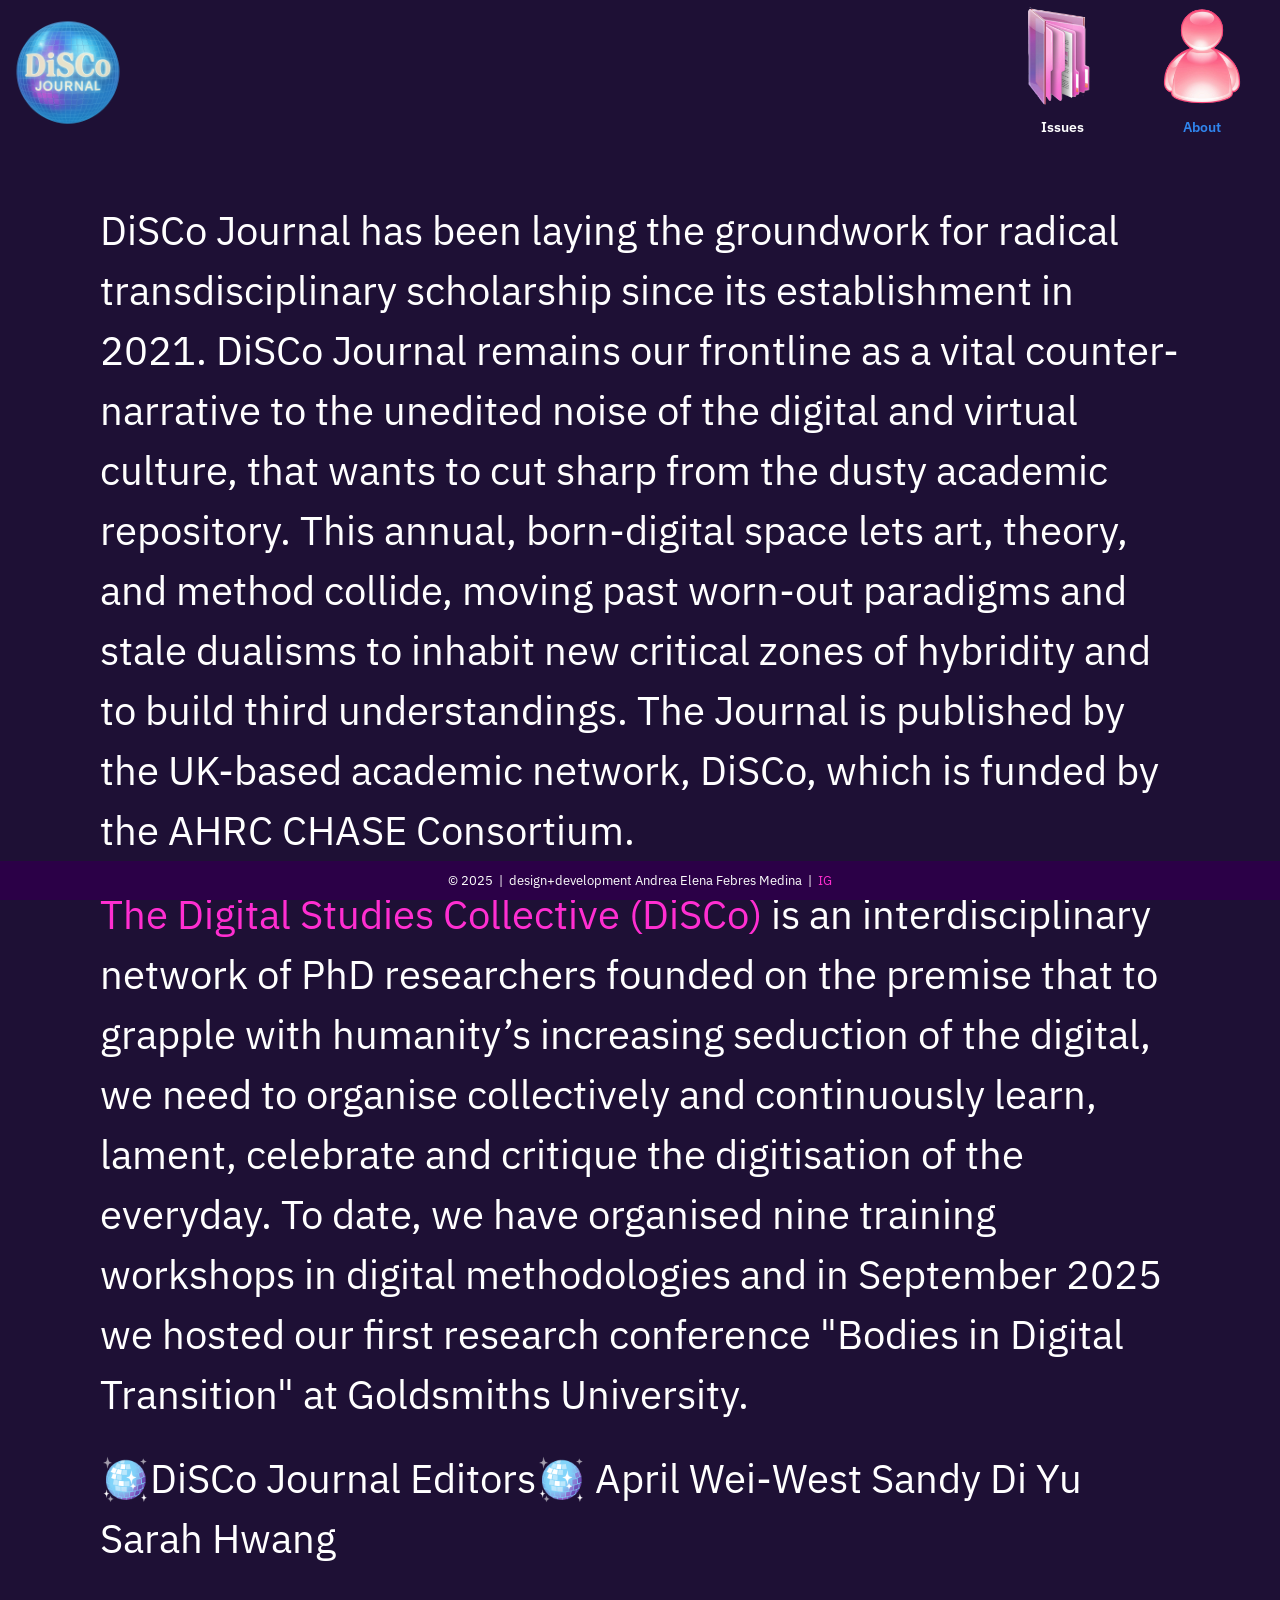
<file: issue-3/about.html>
<!DOCTYPE html>
<html lang="en">
<head>
    <meta charset="utf-8" />
    <title>About | Disco Journal</title>

    <meta http-equiv="X-UA-Compatible" content="IE=edge">
    <meta name="viewport" content="width=device-width, initial-scale=1">
        <meta name="generator" content="GravCMS" />
    <meta name="description" content="DiscoJournal is an independent archive of stories, interviews and essays exploring music, culture and design through fresh perspectives." />
    <meta name="keywords" content="Blog, " />
    <link href="https://fonts.googleapis.com/css2?family=IBM+Plex+Sans&display=swap" rel="stylesheet">
    <link href="https://fonts.googleapis.com/css2?family=IBM+Plex+Mono&display=swap" rel="stylesheet">
    <link rel="icon" type="image/png" href="user/themes/disco/images/favicon.png" />
    <link rel="canonical" href="about.html" />

                        
            
    <link href="user/plugins/markdown-notices/assets/notices.css" type="text/css" rel="stylesheet">
<link href="user/plugins/form/assets/form-styles.css" type="text/css" rel="stylesheet">
<link href="user/plugins/login/css/login.css" type="text/css" rel="stylesheet">
<link href="user/themes/disco/css-compiled/spectre.min.css" type="text/css" rel="stylesheet">
<link href="user/themes/disco/css-compiled/theme.min.css" type="text/css" rel="stylesheet">
<link href="user/themes/disco/css/custom.css" type="text/css" rel="stylesheet">
<link href="user/themes/disco/css/line-awesome.min.css" type="text/css" rel="stylesheet">

    <script src="system/assets/jquery/jquery-3.x.min.js"></script>

</head>
<body id="top" class="about header-fixed header-animated sticky-footer">
    <div id="page-wrapper">
            <section id="header" class="section">
            <section class="container grid-xl">
                <nav class="navbar">
                    <section class="navbar-section logo">
                        <a class="navbar-brand" href="index.html">
  <img src="user/themes/disco/images/disco-logo.png" alt="Disco Journal" />
</a>
                    </section>
                    <section class="navbar-section desktop-menu">

                        <nav class="dropmenu animated">
                                                    
<ul >
                <li>
      <a href="issues.html" class="">
        <span class="nav-icon">
                                    <img src="user/themes/disco/images/icon-issues.png" alt="Issues">
                    </span>
        <span class="nav-label">Issues</span>
      </a>

          </li>
          <li>
      <a href="about.html" class="active">
        <span class="nav-icon">
                                    <img src="user/themes/disco/images/icon-about.png" alt="About">
                    </span>
        <span class="nav-label">About</span>
      </a>

          </li>
  
</ul>

                                                </nav>

                        
                    </section>
                </nav>
            </section>
        </section>
        <div class="mobile-menu">
            <div class="button_container" id="toggle">
                <span class="top"></span>
                <span class="middle"></span>
                <span class="bottom"></span>
            </div>
        </div>
    
    
        <section id="start">
                    <section id="body-wrapper" class="section">
                <section class="container grid-xl">
                                            
                                            <p>DiSCo Journal has been laying the groundwork for radical transdisciplinary scholarship since its establishment in 2021. DiSCo Journal remains our frontline as a vital counter-narrative to the unedited noise of the digital and virtual culture, that wants to cut sharp from the dusty academic repository. This annual, born-digital space lets art, theory, and method collide, moving past worn-out paradigms and stale dualisms to inhabit new critical zones of hybridity and to build third understandings. The Journal is published by the UK-based academic network, DiSCo, which is funded by the AHRC CHASE Consortium.</p>
<p><a href="https://digitalstudiescollective.org/">The Digital Studies Collective (DiSCo)</a> is an interdisciplinary network of PhD researchers founded on the premise that to grapple with humanity’s increasing seduction of the digital, we need to organise collectively and continuously learn, lament, celebrate and critique the digitisation of the everyday. To date, we have organised nine training workshops in digital methodologies and in September 2025 we hosted our first research conference "Bodies in Digital Transition" at Goldsmiths University.</p>
<p>🪩DiSCo Journal Editors🪩
April Wei-West
Sandy Di Yu
Sarah Hwang</p>

                </section>
            </section>
                </section>

    </div>

            <section id="footer" class="footer">
  <div class="container grid-xl">
    <p>
      &copy; 2025 &nbsp;|&nbsp; 
      design+development Andrea Elena Febres Medina &nbsp;|&nbsp;
      <a href="https://www.instagram.com/discojournal/" target="_blank" rel="noopener">IG</a> 
    </p>
  </div>
</section>
    
        <div class="mobile-container">
        <div class="overlay" id="overlay">
            <div class="mobile-logo">
                <a class="navbar-brand" href="index.html">
  <img src="user/themes/disco/images/disco-logo.png" alt="Disco Journal" />
</a>
            </div>
            <nav class="overlay-menu">
                
<ul class="tree">
                <li>
      <a href="issues.html" class="">
        <span class="nav-icon">
                                    <img src="user/themes/disco/images/icon-issues.png" alt="Issues">
                    </span>
        <span class="nav-label">Issues</span>
      </a>

          </li>
          <li>
      <a href="about.html" class="active">
        <span class="nav-icon">
                                    <img src="user/themes/disco/images/icon-about.png" alt="About">
                    </span>
        <span class="nav-label">About</span>
      </a>

          </li>
  
</ul>

            </nav>
        </div>
    </div>
    
    <script src="user/themes/disco/js/jquery.treemenu.js"></script>
<script src="user/themes/disco/js/site.js"></script>


</body>
</html>
</file>
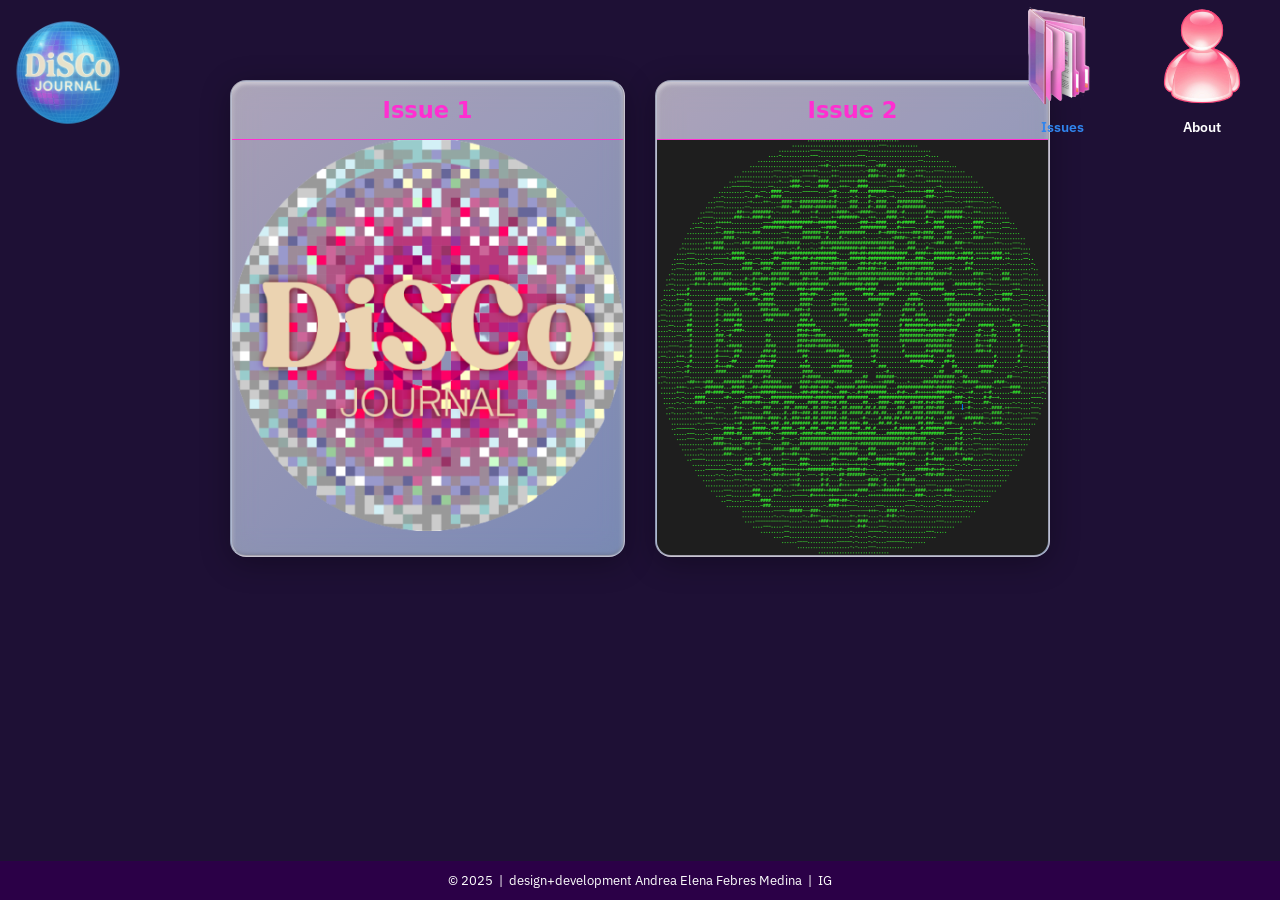
<file: issue-3/issues.html>
<!DOCTYPE html>
<html lang="en">
<head>
    <meta charset="utf-8" />
    <title>Issues | Disco Journal</title>

    <meta http-equiv="X-UA-Compatible" content="IE=edge">
    <meta name="viewport" content="width=device-width, initial-scale=1">
        <meta name="generator" content="GravCMS" />
    <meta name="description" content="DiscoJournal is an independent archive of stories, interviews and essays exploring music, culture and design through fresh perspectives." />
    <meta name="keywords" content="Blog, " />
    <link href="https://fonts.googleapis.com/css2?family=IBM+Plex+Sans&display=swap" rel="stylesheet">
    <link href="https://fonts.googleapis.com/css2?family=IBM+Plex+Mono&display=swap" rel="stylesheet">
    <link rel="icon" type="image/png" href="user/themes/disco/images/favicon.png" />
    <link rel="canonical" href="issues.html" />

                        
            
    <link href="user/plugins/markdown-notices/assets/notices.css" type="text/css" rel="stylesheet">
<link href="user/plugins/form/assets/form-styles.css" type="text/css" rel="stylesheet">
<link href="user/plugins/login/css/login.css" type="text/css" rel="stylesheet">
<link href="user/themes/disco/css-compiled/spectre.min.css" type="text/css" rel="stylesheet">
<link href="user/themes/disco/css-compiled/theme.min.css" type="text/css" rel="stylesheet">
<link href="user/themes/disco/css/custom.css" type="text/css" rel="stylesheet">
<link href="user/themes/disco/css/line-awesome.min.css" type="text/css" rel="stylesheet">

    <script src="system/assets/jquery/jquery-3.x.min.js"></script>

</head>
<body id="top" class="issues header-fixed header-animated sticky-footer">
    <div id="page-wrapper">
            <section id="header" class="section">
            <section class="container grid-xl">
                <nav class="navbar">
                    <section class="navbar-section logo">
                        <a class="navbar-brand" href="index.html">
  <img src="user/themes/disco/images/disco-logo.png" alt="Disco Journal" />
</a>
                    </section>
                    <section class="navbar-section desktop-menu">

                        <nav class="dropmenu animated">
                                                    
<ul >
                <li>
      <a href="issues.html" class="active">
        <span class="nav-icon">
                                    <img src="user/themes/disco/images/icon-issues.png" alt="Issues">
                    </span>
        <span class="nav-label">Issues</span>
      </a>

          </li>
          <li>
      <a href="about.html" class="">
        <span class="nav-icon">
                                    <img src="user/themes/disco/images/icon-about.png" alt="About">
                    </span>
        <span class="nav-label">About</span>
      </a>

          </li>
  
</ul>

                                                </nav>

                        
                    </section>
                </nav>
            </section>
        </section>
        <div class="mobile-menu">
            <div class="button_container" id="toggle">
                <span class="top"></span>
                <span class="middle"></span>
                <span class="bottom"></span>
            </div>
        </div>
    
    
        <section id="start">
                    <section id="body-wrapper" class="section">
                <section class="container grid-xl">
                                            
                                            <div class="issues-grid">
  <div class="issue">
    <a href="https://discojournal.github.io/archive/index.html%3Fp=228.html" target="_blank" rel="noopener">
      <img src="user/themes/disco/images/issue1-icon.png" alt="Issue 1 icon">
      <h2>Issue 1</h2>
    </a>
  </div>
  <div class="issue">
    <a href="https://discojournal.github.io/archive/" target="_blank" rel="noopener">
      <img src="user/themes/disco/images/issue2-icon.png" alt="Issue 2 icon">
      <h2>Issue 2</h2>
    </a>
  </div>
</div>

                </section>
            </section>
                </section>

    </div>

            <section id="footer" class="footer">
  <div class="container grid-xl">
    <p>
      &copy; 2025 &nbsp;|&nbsp; 
      design+development Andrea Elena Febres Medina &nbsp;|&nbsp;
      <a href="https://www.instagram.com/discojournal/" target="_blank" rel="noopener">IG</a> 
    </p>
  </div>
</section>
    
        <div class="mobile-container">
        <div class="overlay" id="overlay">
            <div class="mobile-logo">
                <a class="navbar-brand" href="index.html">
  <img src="user/themes/disco/images/disco-logo.png" alt="Disco Journal" />
</a>
            </div>
            <nav class="overlay-menu">
                
<ul class="tree">
                <li>
      <a href="issues.html" class="active">
        <span class="nav-icon">
                                    <img src="user/themes/disco/images/icon-issues.png" alt="Issues">
                    </span>
        <span class="nav-label">Issues</span>
      </a>

          </li>
          <li>
      <a href="about.html" class="">
        <span class="nav-icon">
                                    <img src="user/themes/disco/images/icon-about.png" alt="About">
                    </span>
        <span class="nav-label">About</span>
      </a>

          </li>
  
</ul>

            </nav>
        </div>
    </div>
    
    <script src="user/themes/disco/js/jquery.treemenu.js"></script>
<script src="user/themes/disco/js/site.js"></script>


</body>
</html>
</file>
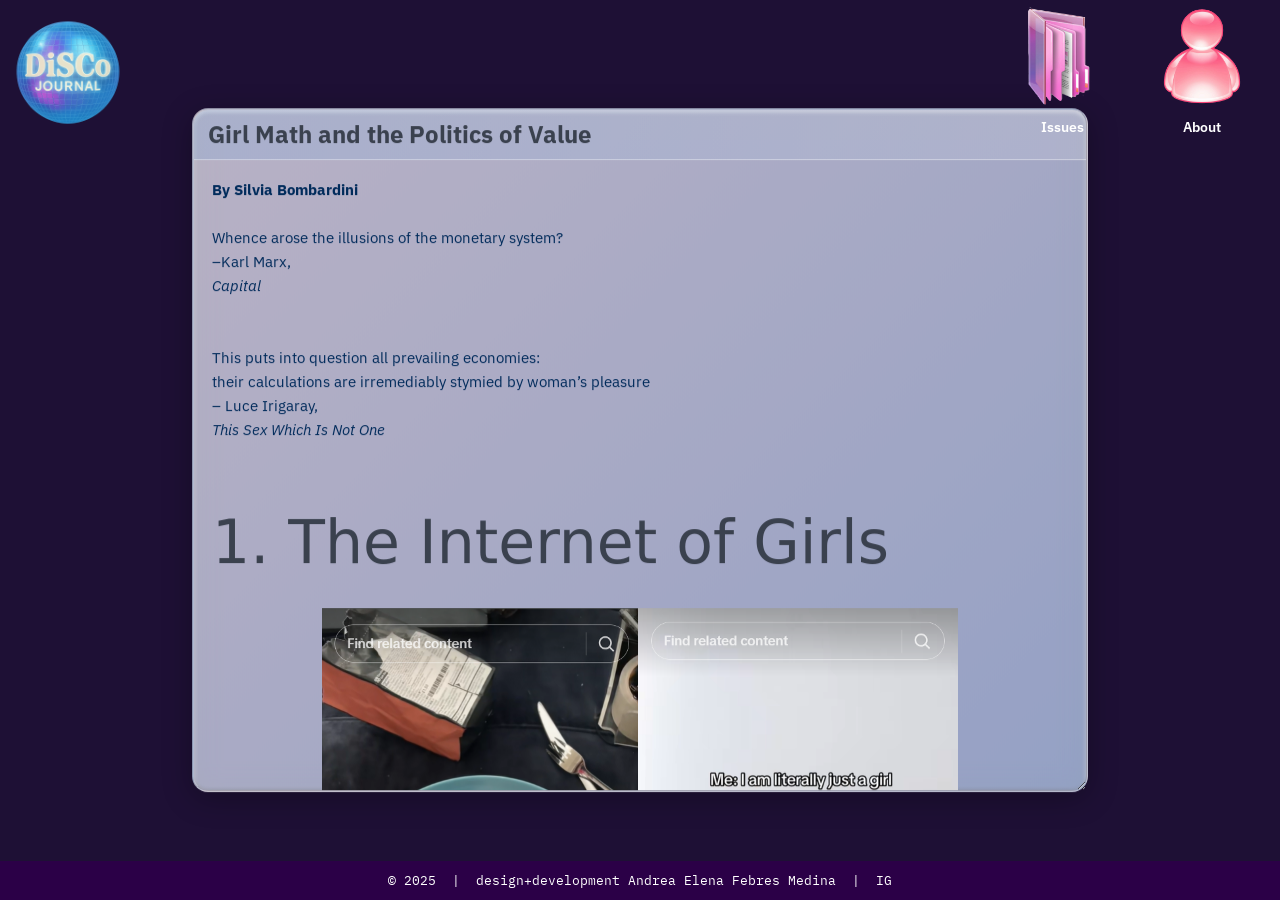
<file: issue-3/home/girl-math-and-the-politics.html>
<!DOCTYPE html>
<html lang="en">
<head>
    <meta charset="utf-8" />
    <title>Girl Math and the Politics of Value | Disco Journal</title>

    <meta http-equiv="X-UA-Compatible" content="IE=edge">
    <meta name="viewport" content="width=device-width, initial-scale=1">
        <meta name="generator" content="GravCMS" />
    <meta name="description" content="DiscoJournal is an independent archive of stories, interviews and essays exploring music, culture and design through fresh perspectives." />
    <meta name="keywords" content="Blog, " />
    <link href="https://fonts.googleapis.com/css2?family=IBM+Plex+Sans&display=swap" rel="stylesheet">
    <link href="https://fonts.googleapis.com/css2?family=IBM+Plex+Mono&display=swap" rel="stylesheet">
    <link rel="icon" type="image/png" href="../user/themes/disco/images/favicon.png" />
    <link rel="canonical" href="girl-math-and-the-politics.html" />

                        
            
    <link href="../user/plugins/markdown-notices/assets/notices.css" type="text/css" rel="stylesheet">
<link href="../user/plugins/form/assets/form-styles.css" type="text/css" rel="stylesheet">
<link href="../user/plugins/login/css/login.css" type="text/css" rel="stylesheet">
<link href="../user/themes/disco/css-compiled/spectre.min.css" type="text/css" rel="stylesheet">
<link href="../user/themes/disco/css-compiled/theme.min.css" type="text/css" rel="stylesheet">
<link href="../user/themes/disco/css/custom.css" type="text/css" rel="stylesheet">
<link href="../user/themes/disco/css/line-awesome.min.css" type="text/css" rel="stylesheet">

    <script src="../system/assets/jquery/jquery-3.x.min.js"></script>

</head>
<body id="top" class=" header-fixed header-animated sticky-footer">
    <div id="page-wrapper">
            <section id="header" class="section">
            <section class="container grid-xl">
                <nav class="navbar">
                    <section class="navbar-section logo">
                        <a class="navbar-brand" href="../index.html">
  <img src="../user/themes/disco/images/disco-logo.png" alt="Disco Journal" />
</a>
                    </section>
                    <section class="navbar-section desktop-menu">

                        <nav class="dropmenu animated">
                                                    
<ul >
                <li>
      <a href="../issues.html" class="">
        <span class="nav-icon">
                                    <img src="../user/themes/disco/images/icon-issues.png" alt="Issues">
                    </span>
        <span class="nav-label">Issues</span>
      </a>

          </li>
          <li>
      <a href="../about.html" class="">
        <span class="nav-icon">
                                    <img src="../user/themes/disco/images/icon-about.png" alt="About">
                    </span>
        <span class="nav-label">About</span>
      </a>

          </li>
  
</ul>

                                                </nav>

                        
                    </section>
                </nav>
            </section>
        </section>
        <div class="mobile-menu">
            <div class="button_container" id="toggle">
                <span class="top"></span>
                <span class="middle"></span>
                <span class="bottom"></span>
            </div>
        </div>
    
    
        <section id="start">
          <div class="finestra1 is-open" id="articolo-pagina" role="dialog" aria-modal="true" aria-labelledby="articolo-title">
    <div class="finestra-header" data-drag-handle>
      <div class="header-top">
        <h2 id="articolo-title">Girl Math and the Politics of Value</h2>
      </div>

          </div>

    <div class="finestra-content">
      <p><strong>By Silvia Bombardini</strong></p>
<p>
   Whence arose the illusions of the monetary system?
    <br>–Karl Marx, <i>Capital</i>
<br><br>
This puts into question all prevailing economies: 
<br> their calculations are irremediably stymied by woman’s pleasure
    <br> – Luce Irigaray, <i>This Sex Which Is Not One</i>
</p>
<h1>1. The Internet of Girls</h1>
<center>
<a href="https://www.tiktok.com/@houseofmaeli/video/7338803071016848672"><img src="../user/pages/01.home/05.article-five/girlmaths2.png"></a><a href="https://www.tiktok.com/@esmeececilia/video/7279744924399062304"><img src="../user/pages/01.home/05.article-five/girlmaths1.png"></a>
<br>
<i>Fig. 1: @houseofmaeli, TikTok, 23 Feb 2024
<br>
    Fig. 2: @esmeececilia, TikTok, 17 Sep 2023</i>
</center>
<p><br></p>
<p>
To think with girl math we must in the first place think with the context of its emergence, in the summer of 2023, in a tightly woven world wide web of girl relations. The following takes a closer look at both the girl and the math of girl math, and at what theoretical frameworks might complicate our understanding of both. This section pans out to consider the network, what may be described as the internet of girls, at this particular moment in time. And as we set out to do so, it is crucial to acknowledge that while the internet of girls is itself a phenomenon worth investigating, to put all girls in one basket is to miss out on their irreconcilable differences. Some girl relations are relations of opposition. It is tempting, in this respect, to situate the neoliberal, individualist girlboss (est. c.2014) at the opposite end of the spectrum of online girlhood from the tradwife (est. c.2020), uncritically devoted to traditional gender roles. In 2023, however, online girlhood was already split in more than just two poles, as the just-a-girl (Fig. 1) had come to be to the girlboss, what the girl dinner (Fig. 2) was starting to be to the tradwife: antitheses. In response to the exhausting and endless demands that career and family life place on women and girls, participants in both trends were reclaiming to their advantage stereotypes concerning feminine incompetence, frivolity, laziness or irrationality, and taking solace in the resonance of these tactics across social media communities. Though ironic at heart, as they gained popularity, just-a-girl and girl dinner would also come to face inevitable backlash, when the line between reclaiming and reinforcing seemed to blur, and when consumer capitalism, as it’s wont to do, endeavoured to subsume, for example, the girl dinner trend towards the promotion of side dishes at fast food joints (Valinsky 2023).</p>
<center>
<a href="https://www.tiktok.com/@danyaghass/video/7268781183205477678"><img src="../user/pages/01.home/05.article-five/girlmaths4.png"></a><a href="https://www.tiktok.com/@marissavargass/video/7291877519630830890"><img src="../user/pages/01.home/05.article-five/girlmaths3.png"></a>
<br><i>Fig. 3: @danyaghass, TikTok, 18 Aug 2023
    <br>Fig. 4: @marissavargass, TikTok, 20 Oct 2023</i>

    </center>
<p>
    <br>
It is in the midst of these relations of resonance and opposition, backlash and assimilation, that girl math comes into being, as a way for girls to justify purchases that would otherwise have been difficult to justify. Girl math is used to describe some fairly common practices, such as mentally splitting the cost of an expensive item over the number of times we can predict that item will be used, ordering something extra to get to the free shipping threshold, rounding price tags down rather than up, or considering the refund we might receive from returning products as a bonus to add to our daily or monthly budget (Fig. 3). Not unlike just-a-girl and girl dinner, girl math started out as a joke, arguably in response to an economy in which treating oneself to anything beyond strict necessities seems less and less defensible, but went on to find extensive traction on social media, and was subsequently criticised for perpetuating the very stereotypes it ostensibly sought to make fun of. In 2023, in the United States, not 50 years had passed since women were not deemed financially responsible enough to have a bank account in their owb name, and some felt it was too soon for women and girls to publicly – if ironically – own up to these irresponsible practices (Clark 2023), which is fair to assume are also often exaggerated for entertainment purposes. Moreover, critics observed how girl math videos on TikTok are often filmed in the presence of men – dads and brothers (Fig. 4), boyfriends and husbands, a whole team of male accountants – whose spontaneous reactions to the girl math practices of the woman filming the video support a perspective that portrays men as logical where women are not. It could be argued, however, that provoking these men’s reactions, which range from annoyed to frustrated or alarmed, is the whole point of explaining girl math to them. In other words, that what women and girls are filming and sharing with other women and girls, for entertainment purposes across social media communities, are the annoyance, frustration, or alarm of logical men. 
</p>
<p>Another argument against girl math comes from those who believe that women and girls should simply stop justifying themselves, and that the sense of guilt we are conditioned to feel, which prompts us to come up with excuses for how we spend our money, is truly what women and girls should fight. As Erin Wylie and Jonah Weiner of Blackbird Spyplane put it, with respect to clothing, in a Substack newsletter titled ‘Against ‘‘Cost Per Wear’’’: </p>
<blockquote>
<p>Is your relationship to putting that s**t on so anhedonic that you would turn the act of rocking a slapper into an ongoing accounting task? … Is your faith in your own enthusiasm for a garment so wobbly that you need to buttress &amp; leverage it with spurious math? (Wylie and Weiner 2024)</p>
</blockquote>
<p>Yet although cost per wear, or cost per use practices are often referenced in girl math content, there’s nothing actually apologetic about the results one gets when searching for the hashtag on TikTok. Girl math is an online joke, yet the women and girls who take part in the trend tend to explain their practices as one would share financial advice: enthusiastically, occasionally with actual blackboards. The audience recognise tactics they already use, learn new ones, and populate their comment sections with more girl math axioms that contribute to the growth of this subject field. It’s unclear whether any guilt was ever actually felt by these content creators or their audience, but if it was it is exorcised in this collective exercise. ‘I wonder how much money I could have saved if I wasn’t just a girl’ wonders TikTok user @_.sbxb, for example, in the caption of a video showing drawers after drawers of pale pink hair accessories, makeup, fragrances, jewellery (Fig. 5). The regret here is obviously performative: the just-a-girl creator embraces her own financial irresponsibility, which might resonate with her followers – she might even do so only as an excuse, in order to display a treasure trove of items that her audience might envy her for, and no less directly her spending power. But what if the regret was earnest? Girl math should not be taken seriously, but if it were, it could certainly assuage @_.sbxb’s guilt. To the just-a-girl wondering how much money she could have saved if her spending habits were more responsible, girl math promises that her purchases are, in fact, sensible in the long term. Saving money, in girl math, is never more responsible than buying stuff. If unlike girl dinner, girl math cannot be commodified, this is only because it already is at heart all about impulsive purchases. Consumer capitalism should lap it up.
</p>
<p>Except it doesn’t, or not quite. There’s something in girl math somewhat sinister to patriarchal capitalism as an ideology. Something that may cause in its defenders, annoyed, frustrated, or alarmed reactions. There is something that this online joke makes fun of, which rubs certain people the wrong way, and it is not the mocking of women and girls’ financial skills that its critics believe it responsible for. The most popular girl math videos are the least logical, yet a certain flair for numbers is arguably necessary to keep up the “ongoing accounting task” (Wylie and Weiner 2024) that girl math would require, if it was taken seriously. Might that thing which girl math trivialises and ridicules not be the monetary system itself? In acknowledging out loud the usually tacit ways that women and girls use to justify their gathering of treasure troves of desirable objects, via a tactical approach to sales and returns or a more or less convincing break down of the price of the item they want – “this sweater cost $400 but I’ve already worn it 7 days in a row … I only have to wear it 6 more weeks, total, as long as I’m alive, before that drops to a mere $8 a wear” (Wylie and Weiner 2024) – is girl math challenging the imperative of financial accumulation as the ultimate goal of the individual in a capitalist society?
</p>
<h1>1. The Girl and The Math</h1>
<h3>2.1  The Girl</h3>
<p>To appreciate this possibility, it might be necessary to take a step back and clarify where the girl in girl math is situated, not just in the spectrum of online girlhood today, but with respect to the history of gendered relation with the internet and with consumerism in late capitalism. In the 1990s, cyberfeminists welcomed a distancing from our physical bodies and the societal prejudices they are subject to, as the fundamental promise of the internet to women. In Sadie Plant’s words: “There is no authentic or essential woman up ahead … Instead there is a virtual reality” (2000, p. 335). A quarter of a century later, it is not just that the internet has failed to fulfil these fantasies of erasure, but that these fantasies of erasure themselves now seem outdated, contemporary feminisms having grown ever more attuned to the specificities of embodied experience. Meanwhile, in social media trends like girl math, girl dinner and just-a-girl, but also the girlboss and the tradwife, femininity rather than abandoned is hypervisibile and exalted: redeemed, typecast, filtered, radicalized – and perhaps most importantly, monetised. The girl in the flesh does not have to be a girl online, but why would she choose not to? For views and engagement, a girl is the best thing that an internet user can be today. As a result of these circumstances, she who trades her image in the marketplace of images that the internet has become, would seem to have grown ever closer to Tiqqun’s young girl, defined by self-commodification, than to the virtual entity Plant had theorised. Tiqqun’s Preliminary Materials for a Theory of a Young Girl, which was also first published at the turn of the 21st century, did not concern itself with the novelty of the world wide web, but it too divested the girl – specifically, the young girl – of bodily constraints such as gender and age. Yet it did so only to repurpose the term to address, more broadly, the desirable and desiring alienated subject, the first commodity and last shopper of consumer capitalism. Preliminary Materials posits that everyone is a young girl, whose incurable incompleteness in the face of abundance keeps consumerism alive (2012). In a similar vein, the girl online pertains to everyone, human and nonhuman, for to be a girl is “[t]o wish to be perceived, desired, and rewarded for cultivating that desire is the default setting for participating in digital culture” (Quicho, 2023).  The girl in girl math specifically, who consumes and films herself consuming, who distributes her image and shares tips that encourage the consumption of others, could be interpreted as the closest embodiment, or a reification, of Tiqqun’s young girl for the present.
</p>
<p>Except that there is no actual body to this embodiment. Tiqqun’s young girl only existed offline, and girl math only exists online. And though the internet might long for the corporeal rather than leave it behind, Plant was right at least in her prediction that there are no authentic or essential women in here. On the internet of girls, for views or entertainment, femininity in its physical or behavioural connotations is constructed and exaggerated beyond the limits of offline possibilities, and the creators who post this kind of content understand this and play by the rules of the internet of girls. This self-awareness seeps into their posts, the line between honesty and satire routinely crossed. So perhaps a kind of severance does occur, from a woman’s offline self to her online persona, even when the latter later returns to the body, or rather to a virtual version of it, where gender differences are manufactured and overemphasised. As for the matrilineal relation of the girl on the internet of the girls, and the girl in girl math specifically, to Tiqqun’s young girl, Alex Quicho reminds us, in an online context, not to mistake “girlification for consumer culture itself,” the latter being “the point of the social platform as it has been designed”. If ‘Everyone is a Girl Online’ in Quicho’s understanding, this is because contemporary social media caters to, and produces, desirable and desiring, self-commodifying shoppers. In this milieu:
</p>
<blockquote>
<p>The girl has only adapted to conditions that have liquidated less cunning subjects … using intuitive knowledge of her environment … to evade complete capture … It’s a rookie move to mistake tactical passivity for a surrender of agency. (Quicho 2023)</p>
</blockquote>
<p>Although Quicho does not reference de Certeau specifically, this positions the girl on the internet of girls, and perhaps the girl in girl math all the more, in a tradition of subversive approaches to consumerism, more nuanced than the abstinence of boycotts, that were taking place long before the internet, and that the internet has the potential to amplify. Already in 1980, The Practice of Everyday Life discussed in poetic and oddly prescient terms when read with the hindsight of the digital age, consumer practices which “manipulate the mechanisms of discipline and conform to them only in order to evade them … these procedures and ruses of consumers compose the network of an antidiscipline” (De Certeau 1988, p. xiv-xv, my emphasis). Can girl math not be understood as one such ruse, which through resonance and traction, hashtags and views, becomes an antidisciplinary network on social media platforms? It is through these manipulations of the mechanisms of discipline, de Certeau concludes, that:
</p>
<blockquote>
<p>an uncodeable difference insinuates itself into the happy relation the system would like to have with the operations it claims to administer. Far from being a local, and thus classifiable, revolt, it is a common and silent, almost sheeplike, subversion – our own. (ibid. p. 200)</p>
</blockquote>
<h3>2.2  The Math</h3>
<p>The discipline that girl math, when it is understood as an antidisciplinary network, manipulates and evades, is math – but more specifically, accountancy. In capitalist economies, it is money as a medium that allows for the extraction of value that occurs in the process of exchange. Capitalism requires a collective suspension of disbelief, in the value of currency, that becomes with time and practice a self-fulfilling prophecy. Girl math’s reliance on “spurious math” (Wylie and Weiner 2024), and yet the way this resonates so widely across social media communities, mimics and ridicules the arbitrariness and fundamental irrationality of this development. And since good Marxists think of money as an equivalent of labour time – a $400 sweater meaning how many hours of skilled labour, exactly? – girl math’s insistence in not taking money seriously, in disrespecting it even, exposes “the truth of commodity exchange, in other words, its lie: the impossibility of making equivalent the incommensurable in human life (classically coagulated in ‘labor time’), and the inert, money” (Tiqqun 2012, p.96). In David Graeber’s interpretation, “Marx’s Capital … is really about the fetishization of money” (2013, p.225). He observes that from Karl Marx’s perspective; capitalism is perverse because it inverts means and ends: what labour produces is not whatever it is that labour produces, but the wage, and the wage is intrinsically linked to financial accumulation. Whether or not the woman or girl who posts girl math content online truly follows these principles in real life, the girl in girl math as an online persona is broke but pampered, self-indulgent while in debt, and not stressed about it. Though her impulsive purchases allow for extensive value extraction, her dismissal of economic wealth as a value worth pursuing in itself situates the girl in girl math at odds with the capitalism ideal. Commodity fetishism, of course, is at play here, yet her shameless favouring of products over money reverts the inversion of ends and means that capitalism promotes.
</p>
<p>
Is there a higher purpose to this reversion and dismissal, to this exposure of irrational equivalences and ridiculing of arbitrary value systems? To this manipulation, this common and sheeplike subversion? This is, admittedly, unlikely. Like many other girls online, the girl in girl math can be destabilizing to the patriarchal order without being per se an emancipatory subject (Quicho 2023). But her focus on money, or rather, her shifting of focus away from money as an obstacle from getting what she actually wants rather than as an end in itself, draws attention to and disrupts some of the foundational illusions of capitalism, in such a way that might be instrumental for a fruitful questioning of their legitimacy. And what is it that she actually wants? An expensive sweater, a treasure trove of fragrances, sure. But what these desires actually sublimate, is what women have always wanted: “a different economy more than anything else” (Irigaray 1985, p.29-30). Long before the internet’s broken promise of freedom for the constraints of the female body, long before girls online embraced a manufactured and exaggerated version of femininity, conforming on the surface to the imperative of self-commodification only so that they could evade complete capture, Luce Irigaray envisioned this different economy, as one where resources are “exchanged without labor, freely given, exempt from masculine transactions”. Rather than a utopic proposition, she argued that “this mode of exchange has undermined the order of commerce from the beginning” (ibid., p.197). While not emancipatory per se, it is to this undermining that girl math, inadvertently or not, may be understood to contribute.
</p>
<h3>Biography</h3>
<p>Dr Silvia Bombardini is an Associate Lecturer, currently teaching at the London College of Fashion, the London College of Communication, and Central Saint Martins, having previously taught at the Royal College of Art. For her PhD in Visual Sociology at Goldsmiths University, which was part of the ERC-funded ‘Politics of Patents (POP)’ project, she researched shoplifters’ clothes at the turn of the 20th century. For her MRes, in Visual Cultures, she put forth a revaluation of luxury counterfeits from feminist, postmodern, and postcolonial perspectives. Silvia contributed to edited books (Radical Fashion Exercises, The Cultural Construction of Hidden Spaces), and peer-reviewed journals (The Sociological Review, Excursions). Before academia she worked as a journalist for several international publications, and most regularly ran a ‘Coming of Age’ column for Modern Weekly China. Silvia is also a film curator, and has worked with ASVOFF and MUBI.</p>
<h2>References</h2>
<p><br>Clark. 2023. ‘The “Girl Math” Trend Proves That Women Are Still Apologising for Their Spending’. The Independent, 3 November 2023, sec. Lifestyle. https://www.independent.co.uk/life-style/girl-math-trend-tiktok-money-expert-b2440515.html.
<br>De Certeau, Michel. 1988. The Practice of Everyday Life. Translated by Steven Rendall. Berkeley: University of California Press.
<br>Graeber, David. 2013. ‘It Is Value That Brings Universes into Being’. HAU: Journal of Ethnographic Theory 3 (2): 219–43. https://doi.org/10.14318/hau3.2.012.
<br>Irigaray, Luce. 1985. This Sex Which Is Not One. Translated by Catherine Porter. Ithaca, New York: Cornell University Press.
<br>Plant, Sadie. 2000. ‘On the Matrix: Cyberfeminist Simulations’. In The Cybercultures Reader, edited by David Bell and Barbara M. Kennedy, 325–36. London: New York: Routledge.
<br>Quicho, Alex. 2023. ‘Everyone Is a Girl Online’. Wired, 11 September 2023. https://www.wired.com/story/girls-online-culture/.
<br>Tiqqun (Collective), and Ariana Reines, eds. 2012. Preliminary Materials for a Theory of the Young-Girl. Semiotext(e) Intervention Series 12. Los Angeles, CA : Cambridge, Mass: Semiotext(e) ; Distributed by MIT Press.
<br>Valinsky, Jordan. 2023. ‘Popeyes Is Now Offering “Girl Dinner.” Here’s What’s Included | CNN Business’. CNN. 20 July 2023. https://www.cnn.com/2023/07/20/business/popeyes-girl-dinner.
<br>Wylie, Erin, and Jonah Weiner. 2024. ‘Against “Cost Per Wear”’. Blackbird Spyplane (blog). 12 November 2024. https://www.blackbirdspyplane.com/p/against-cost-per-wear.</p>
    </div>
  </div>
        </section>

    </div>

            <section id="footer" class="footer">
  <div class="container grid-xl">
    <p>
      &copy; 2025 &nbsp;|&nbsp; 
      design+development Andrea Elena Febres Medina &nbsp;|&nbsp;
      <a href="https://www.instagram.com/discojournal/" target="_blank" rel="noopener">IG</a> 
    </p>
  </div>
</section>
    
        <div class="mobile-container">
        <div class="overlay" id="overlay">
            <div class="mobile-logo">
                <a class="navbar-brand" href="../index.html">
  <img src="../user/themes/disco/images/disco-logo.png" alt="Disco Journal" />
</a>
            </div>
            <nav class="overlay-menu">
                
<ul class="tree">
                <li>
      <a href="../issues.html" class="">
        <span class="nav-icon">
                                    <img src="../user/themes/disco/images/icon-issues.png" alt="Issues">
                    </span>
        <span class="nav-label">Issues</span>
      </a>

          </li>
          <li>
      <a href="../about.html" class="">
        <span class="nav-icon">
                                    <img src="../user/themes/disco/images/icon-about.png" alt="About">
                    </span>
        <span class="nav-label">About</span>
      </a>

          </li>
  
</ul>

            </nav>
        </div>
    </div>
    
    <script src="../user/themes/disco/js/jquery.treemenu.js"></script>
<script src="../user/themes/disco/js/site.js"></script>


</body>
</html>
</file>
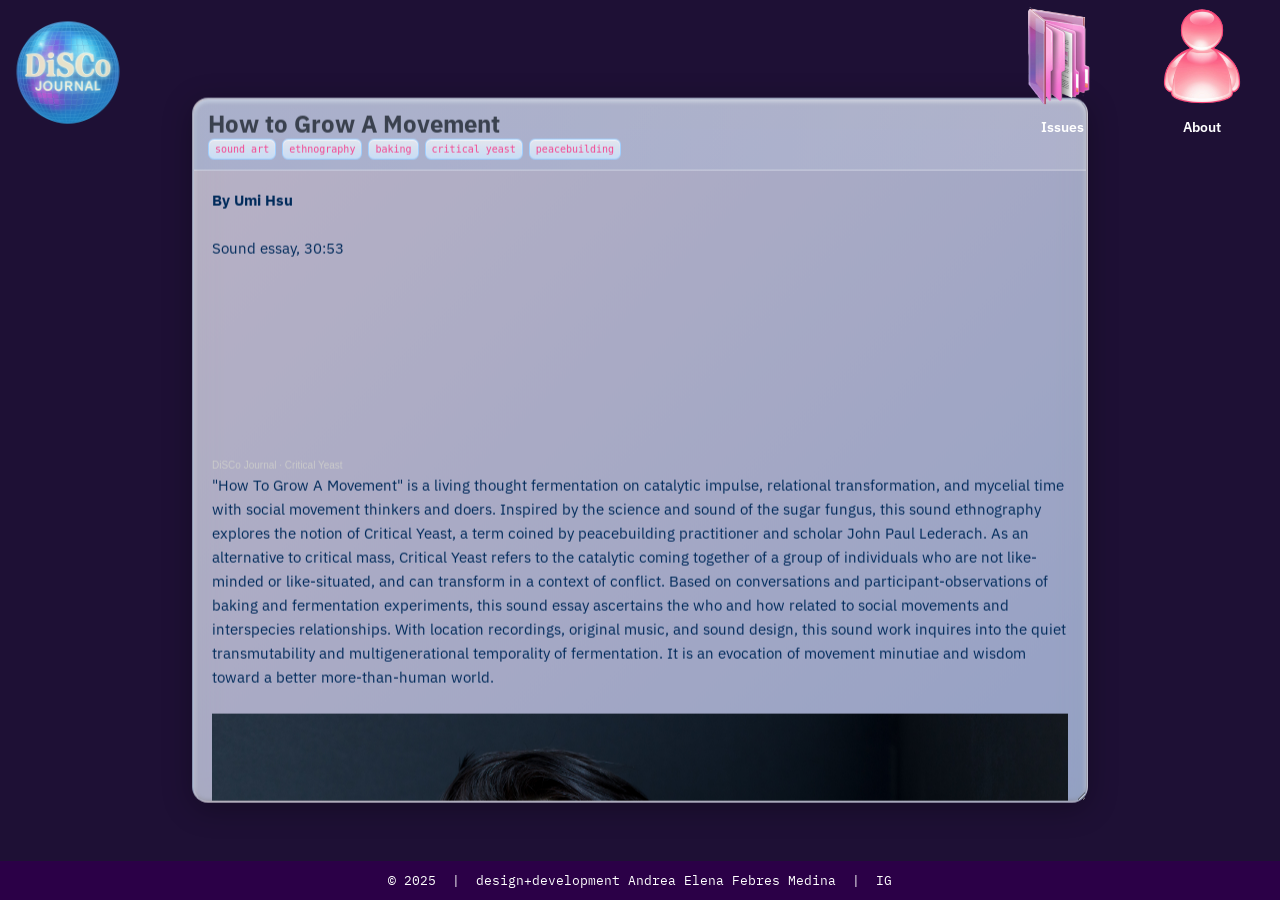
<file: issue-3/home/how-to-grow-a-movement.html>
<!DOCTYPE html>
<html lang="en">
<head>
    <meta charset="utf-8" />
    <title>How to Grow A Movement | Disco Journal</title>

    <meta http-equiv="X-UA-Compatible" content="IE=edge">
    <meta name="viewport" content="width=device-width, initial-scale=1">
        <meta name="generator" content="GravCMS" />
    <meta name="description" content="DiscoJournal is an independent archive of stories, interviews and essays exploring music, culture and design through fresh perspectives." />
    <meta name="keywords" content="Blog, " />
    <link href="https://fonts.googleapis.com/css2?family=IBM+Plex+Sans&display=swap" rel="stylesheet">
    <link href="https://fonts.googleapis.com/css2?family=IBM+Plex+Mono&display=swap" rel="stylesheet">
    <link rel="icon" type="image/png" href="../user/themes/disco/images/favicon.png" />
    <link rel="canonical" href="how-to-grow-a-movement.html" />

                        
            
    <link href="../user/plugins/markdown-notices/assets/notices.css" type="text/css" rel="stylesheet">
<link href="../user/plugins/form/assets/form-styles.css" type="text/css" rel="stylesheet">
<link href="../user/plugins/login/css/login.css" type="text/css" rel="stylesheet">
<link href="../user/themes/disco/css-compiled/spectre.min.css" type="text/css" rel="stylesheet">
<link href="../user/themes/disco/css-compiled/theme.min.css" type="text/css" rel="stylesheet">
<link href="../user/themes/disco/css/custom.css" type="text/css" rel="stylesheet">
<link href="../user/themes/disco/css/line-awesome.min.css" type="text/css" rel="stylesheet">

    <script src="../system/assets/jquery/jquery-3.x.min.js"></script>

</head>
<body id="top" class=" header-fixed header-animated sticky-footer">
    <div id="page-wrapper">
            <section id="header" class="section">
            <section class="container grid-xl">
                <nav class="navbar">
                    <section class="navbar-section logo">
                        <a class="navbar-brand" href="../index.html">
  <img src="../user/themes/disco/images/disco-logo.png" alt="Disco Journal" />
</a>
                    </section>
                    <section class="navbar-section desktop-menu">

                        <nav class="dropmenu animated">
                                                    
<ul >
                <li>
      <a href="../issues.html" class="">
        <span class="nav-icon">
                                    <img src="../user/themes/disco/images/icon-issues.png" alt="Issues">
                    </span>
        <span class="nav-label">Issues</span>
      </a>

          </li>
          <li>
      <a href="../about.html" class="">
        <span class="nav-icon">
                                    <img src="../user/themes/disco/images/icon-about.png" alt="About">
                    </span>
        <span class="nav-label">About</span>
      </a>

          </li>
  
</ul>

                                                </nav>

                        
                    </section>
                </nav>
            </section>
        </section>
        <div class="mobile-menu">
            <div class="button_container" id="toggle">
                <span class="top"></span>
                <span class="middle"></span>
                <span class="bottom"></span>
            </div>
        </div>
    
    
        <section id="start">
          <div class="finestra1 is-open" id="articolo-pagina" role="dialog" aria-modal="true" aria-labelledby="articolo-title">
    <div class="finestra-header" data-drag-handle>
      <div class="header-top">
        <h2 id="articolo-title">How to Grow A Movement</h2>
      </div>

              <div class="header-tags">
                      <span class="tag">sound art</span>
                      <span class="tag">ethnography</span>
                      <span class="tag">baking</span>
                      <span class="tag">critical yeast</span>
                      <span class="tag">peacebuilding</span>
                  </div>
          </div>

    <div class="finestra-content">
      <p><strong>By Umi Hsu</strong></p>
<p>Sound essay, 30:53</p>
<div markdown="0">
<iframe width="100%" height="166" scrolling="no" frameborder="no" allow="autoplay"
src="https://w.soundcloud.com/player/?url=https%3A//api.soundcloud.com/tracks/soundcloud%253Atracks%253A2184678851&color=%23ff5500&auto_play=false&hide_related=false&show_comments=true&show_user=true&show_reposts=false&show_teaser=true"></iframe>

<div style="font-size: 10px; color: #cccccc; line-break: anywhere; word-break: normal; overflow: hidden; white-space: nowrap; text-overflow: ellipsis; font-family: Interstate, Lucida Grande, Lucida Sans Unicode, Lucida Sans, Garuda, Verdana, Tahoma, sans-serif; font-weight: 100;">
  <a href="https://soundcloud.com/disco-journal" title="DiSCo Journal" target="_blank" style="color: #cccccc; text-decoration: none;">DiSCo Journal</a> · 
  <a href="https://soundcloud.com/disco-journal/critical-yeast" title="Critical Yeast" target="_blank" style="color: #cccccc; text-decoration: none;">Critical Yeast</a>
</div>
</div>
<p>"How To Grow A Movement" is a living thought fermentation on catalytic impulse, relational transformation, and mycelial time with social movement thinkers and doers. Inspired by the science and sound of the sugar fungus, this sound ethnography explores the notion of Critical Yeast, a term coined by peacebuilding practitioner and scholar John Paul Lederach. As an alternative to critical mass, Critical Yeast refers to the catalytic coming together of a group of individuals who are not like-minded or like-situated, and can transform in a context of conflict.
Based on conversations and participant-observations of baking and fermentation experiments, this sound essay ascertains the who and how related to social movements and interspecies relationships. With location recordings, original music, and sound design, this sound work inquires into the quiet transmutability and multigenerational temporality of fermentation. It is an evocation of movement minutiae and wisdom toward a better more-than-human world. </p>
<p><img title="UmiHsu_Headshot_Photo%20by%20Clifford%20Pun" alt="UmiHsu_Headshot_Photo%20by%20Clifford%20Pun" src="../user/pages/01.home/06.article-six/UmiHsu_Headshot_Photo%20by%20Clifford%20Pun.jpg" />
<br>
<img title="Marcus%20baking" alt="Marcus%20baking" src="../user/pages/01.home/06.article-six/Marcus%20baking.jpg" />
<br>
<img title="Gluten%20free%20bread%20with%20Arden" alt="Gluten%20free%20bread%20with%20Arden" src="../user/pages/01.home/06.article-six/Gluten%20free%20bread%20with%20Arden.jpg" /></p>
<h4>Credits</h4>
<p>How To Grow A Movement was written, mixed, and engineered by Umi Hsu. Music composed by Umi Hsu. </p>
<p>It features voices of: <br>
Marcus Benigno <br>
traci kato-kiriyama <br>
Audrey Kuo<br>
Kwanda Scott<br>
Arden Stern<br>
Aaron Tupac<br>
Grace Umali<br>
Jess Wang<br>
Kenneth Yates<br></p>
<p>Special thanks to Denny Greene, Ashton Philips, April Wei-West, SOAS University of London, and CHASE Consortium. </p>
<h4>Biography</h4>
<p>Umi Hsu (pronouns: they/them) was born in Taipei and moved to Virginia in the United States at age twelve. Hsu is a trans nonbinary sound artist and ethnomusicologist. Combining experimental performance, field recording, ethnographic writing, audio narrative, oral history, and songwriting, they make sound art and audio experiments to trace the contours of migration, stories, and memory. Having a bicultural and bilingual background, they use sound as a paralinguistic medium to surface meanings, reconstruct memory, and forge connections. </p>
<h4>Works Cited</h4>
<div>
    <p>Brown, Adrienne M. 2017. <i>Emergent Strategy: Shaping Change, Changing Worlds</i>. Edinburgh, Scotland: AK Press. </p>
<p>Lederach, John P. 2005. “On Mass and Movement: The Theory of Critical Yeast”,  <i>The Moral Imagination: The Art and Soul of Building Peace</i>. New York: Oxford University Press. </p>
<p>Money, Nicholas P. 2018.  <i>The Rise of Yeast: How the Sugar Fungus Shaped Civilization</i>. New York: Oxford University Press.</p>
</div>
    </div>
  </div>
        </section>

    </div>

            <section id="footer" class="footer">
  <div class="container grid-xl">
    <p>
      &copy; 2025 &nbsp;|&nbsp; 
      design+development Andrea Elena Febres Medina &nbsp;|&nbsp;
      <a href="https://www.instagram.com/discojournal/" target="_blank" rel="noopener">IG</a> 
    </p>
  </div>
</section>
    
        <div class="mobile-container">
        <div class="overlay" id="overlay">
            <div class="mobile-logo">
                <a class="navbar-brand" href="../index.html">
  <img src="../user/themes/disco/images/disco-logo.png" alt="Disco Journal" />
</a>
            </div>
            <nav class="overlay-menu">
                
<ul class="tree">
                <li>
      <a href="../issues.html" class="">
        <span class="nav-icon">
                                    <img src="../user/themes/disco/images/icon-issues.png" alt="Issues">
                    </span>
        <span class="nav-label">Issues</span>
      </a>

          </li>
          <li>
      <a href="../about.html" class="">
        <span class="nav-icon">
                                    <img src="../user/themes/disco/images/icon-about.png" alt="About">
                    </span>
        <span class="nav-label">About</span>
      </a>

          </li>
  
</ul>

            </nav>
        </div>
    </div>
    
    <script src="../user/themes/disco/js/jquery.treemenu.js"></script>
<script src="../user/themes/disco/js/site.js"></script>


</body>
</html>
</file>
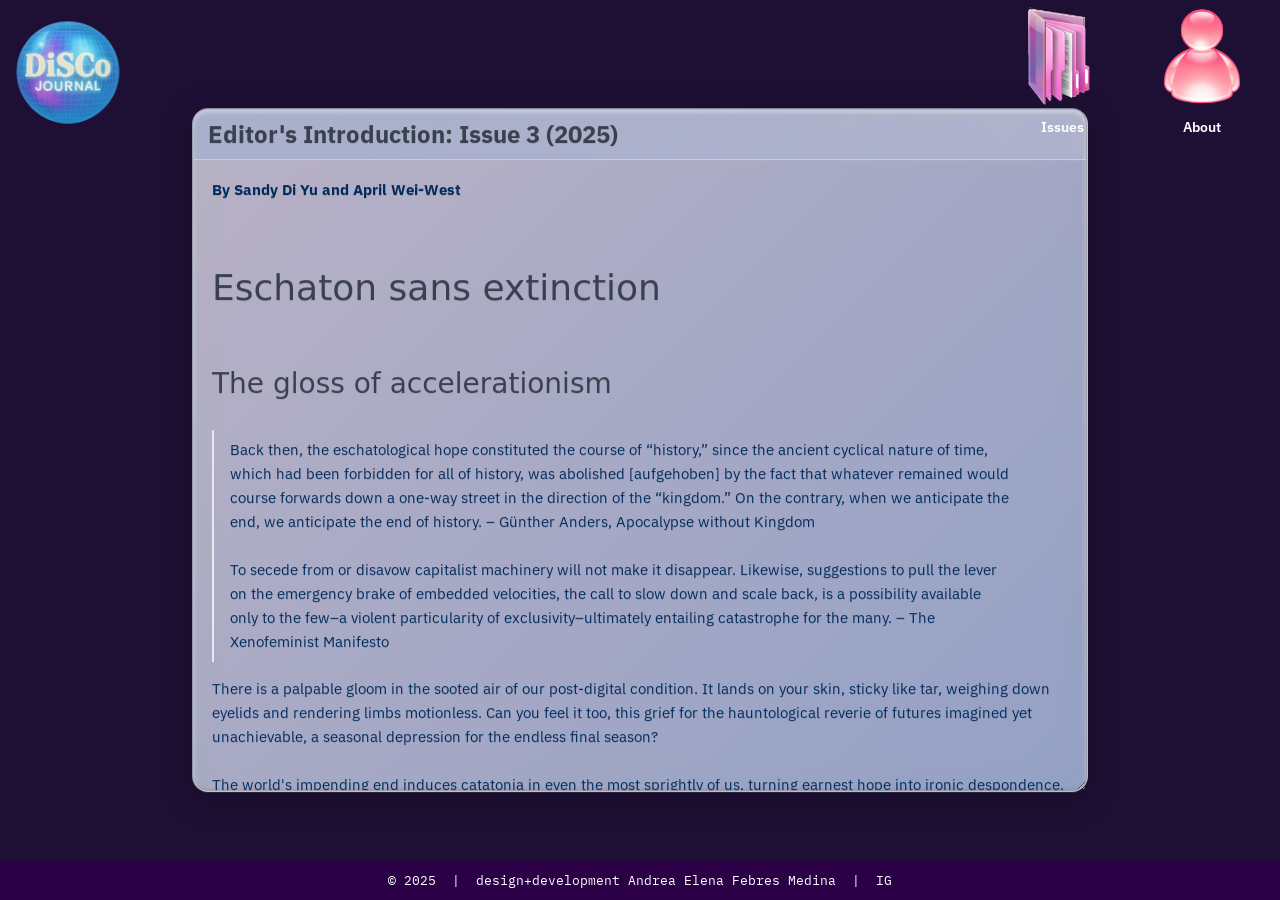
<file: issue-3/home/intro.html>
<!DOCTYPE html>
<html lang="en">
<head>
    <meta charset="utf-8" />
    <title>Editor&#039;s Introduction: Issue 3 (2025) | Disco Journal</title>

    <meta http-equiv="X-UA-Compatible" content="IE=edge">
    <meta name="viewport" content="width=device-width, initial-scale=1">
        <meta name="generator" content="GravCMS" />
    <meta name="description" content="DiscoJournal is an independent archive of stories, interviews and essays exploring music, culture and design through fresh perspectives." />
    <meta name="keywords" content="Blog, " />
    <link href="https://fonts.googleapis.com/css2?family=IBM+Plex+Sans&display=swap" rel="stylesheet">
    <link href="https://fonts.googleapis.com/css2?family=IBM+Plex+Mono&display=swap" rel="stylesheet">
    <link rel="icon" type="image/png" href="../user/themes/disco/images/favicon.png" />
    <link rel="canonical" href="intro.html" />

                        
            
    <link href="../user/plugins/markdown-notices/assets/notices.css" type="text/css" rel="stylesheet">
<link href="../user/plugins/form/assets/form-styles.css" type="text/css" rel="stylesheet">
<link href="../user/plugins/login/css/login.css" type="text/css" rel="stylesheet">
<link href="../user/themes/disco/css-compiled/spectre.min.css" type="text/css" rel="stylesheet">
<link href="../user/themes/disco/css-compiled/theme.min.css" type="text/css" rel="stylesheet">
<link href="../user/themes/disco/css/custom.css" type="text/css" rel="stylesheet">
<link href="../user/themes/disco/css/line-awesome.min.css" type="text/css" rel="stylesheet">

    <script src="../system/assets/jquery/jquery-3.x.min.js"></script>

</head>
<body id="top" class=" header-fixed header-animated sticky-footer">
    <div id="page-wrapper">
            <section id="header" class="section">
            <section class="container grid-xl">
                <nav class="navbar">
                    <section class="navbar-section logo">
                        <a class="navbar-brand" href="../index.html">
  <img src="../user/themes/disco/images/disco-logo.png" alt="Disco Journal" />
</a>
                    </section>
                    <section class="navbar-section desktop-menu">

                        <nav class="dropmenu animated">
                                                    
<ul >
                <li>
      <a href="../issues.html" class="">
        <span class="nav-icon">
                                    <img src="../user/themes/disco/images/icon-issues.png" alt="Issues">
                    </span>
        <span class="nav-label">Issues</span>
      </a>

          </li>
          <li>
      <a href="../about.html" class="">
        <span class="nav-icon">
                                    <img src="../user/themes/disco/images/icon-about.png" alt="About">
                    </span>
        <span class="nav-label">About</span>
      </a>

          </li>
  
</ul>

                                                </nav>

                        
                    </section>
                </nav>
            </section>
        </section>
        <div class="mobile-menu">
            <div class="button_container" id="toggle">
                <span class="top"></span>
                <span class="middle"></span>
                <span class="bottom"></span>
            </div>
        </div>
    
    
        <section id="start">
          <div class="finestra1 is-open" id="articolo-pagina" role="dialog" aria-modal="true" aria-labelledby="articolo-title">
    <div class="finestra-header" data-drag-handle>
      <div class="header-top">
        <h2 id="articolo-title">Editor&#039;s Introduction: Issue 3 (2025)</h2>
      </div>

          </div>

    <div class="finestra-content">
      <p><strong>By Sandy Di Yu and April Wei-West</strong></p>
<h2>Eschaton sans extinction</h2>
<h3>The gloss of accelerationism</h3>
<blockquote>
<p>Back then, the eschatological hope constituted the course of “history,” since the ancient cyclical nature of time, which had been forbidden for all of history, was abolished [aufgehoben] by the fact that whatever remained would course forwards down a one-way street in the direction of the “kingdom.” On the contrary, when we anticipate the end, we anticipate the end of history. – Günther Anders, Apocalypse without Kingdom</p>
<p>To secede from or disavow capitalist machinery will not make it disappear. Likewise, suggestions to pull the lever on the emergency brake of embedded velocities, the call to slow down and scale back, is a possibility available only to the few–a violent particularity of exclusivity–ultimately entailing catastrophe for the many. – The Xenofeminist Manifesto</p>
</blockquote>
<p>There is a palpable gloom in the sooted air of our post-digital condition. It lands on your skin, sticky like tar, weighing down eyelids and rendering limbs motionless. Can you feel it too, this grief for the hauntological reverie of futures imagined yet unachievable, a seasonal depression for the endless final season?</p>
<p>The world's impending end induces catatonia in even the most sprightly of us, turning earnest hope into ironic despondence. This “secularised Christian eschatology” has dominated Western critical discourse since Cold War times, resurfacing every few years in more potent forms as the horizon of an open future is foreclosed in the wake of anthropocentric climate emergency, algorithmic governmentality, and data-driven fascist pipelines. Each is exacerbated by the open availability of generative artificial intelligence and derivative investment, feeding off of us to spit out uncanny versions of our un-potential selves. None of us asked for this. I hate it here; can we leave yet?</p>
<p>In this desolate post-digital landscape, there exist echoes of techno-optimists who once touted the possibility of escape by pummeling through the murk of capital itself. The accelerationists, who are neither innately technological nor digital, revel in the contradictions of late modernity. Where algorithms materialise as autonomous occult forces, there is no more happy A to B, no more neat beginning to end, no more linear ecology of emergent properties. Instead, there is only a vast inhuman matrix, magnetised around the digital monolith chilling in the backseat of a Cybertruck ploughing towards the end of the world. </p>
<p>But accelerationists put a chokehold on the digital automaton, practising in magic to tame its occult power in a ploy at aesthetic future-ing; the making of internal sabotage. In their most contemporary iterations, accelerationists are wrapped in a gloss that despair cannot adhere to, hardening into a candy-coated shell impenetrable by doomerism and extinction. They slide slickly towards, and through to, the end of all that is known, breaking open another chapter hidden beneath the eschatological façade of our shared narratives. In the face of the apocalypse, can we borrow and redistribute this accelerationist gloss to restore the missing historicism of our apocalyptic times? Could it be swallowed to lubricate our festering intestines, to help pass the red or black pill that constipates our imagination? Can we use it like varnish or glue to cover the vulnerable and the broken in an attempt to mend or enact care, such that our present reality, suffused by the dominion of the digital, might unfold into an epoch beyond the end of history? And if we cannot co-opt the gloss, is there a way to occupy a liminal space that operates outside of the accelerationist-eschatological sphere?</p>
<p>In the third iteration of DiSCo Journal, we pose these questions as background noise to theorists and practitioners, for them to concretise the future fog into shapes that may offer unexpected methods for resistance and breakage. Withholding a normative stance on accelerationism as a reality/practicality, we revisit this controversial ideology through a softer, silkier speculum, a way to shield against the dire onslaught of post-digital anguish. </p>
    </div>
  </div>
        </section>

    </div>

            <section id="footer" class="footer">
  <div class="container grid-xl">
    <p>
      &copy; 2025 &nbsp;|&nbsp; 
      design+development Andrea Elena Febres Medina &nbsp;|&nbsp;
      <a href="https://www.instagram.com/discojournal/" target="_blank" rel="noopener">IG</a> 
    </p>
  </div>
</section>
    
        <div class="mobile-container">
        <div class="overlay" id="overlay">
            <div class="mobile-logo">
                <a class="navbar-brand" href="../index.html">
  <img src="../user/themes/disco/images/disco-logo.png" alt="Disco Journal" />
</a>
            </div>
            <nav class="overlay-menu">
                
<ul class="tree">
                <li>
      <a href="../issues.html" class="">
        <span class="nav-icon">
                                    <img src="../user/themes/disco/images/icon-issues.png" alt="Issues">
                    </span>
        <span class="nav-label">Issues</span>
      </a>

          </li>
          <li>
      <a href="../about.html" class="">
        <span class="nav-icon">
                                    <img src="../user/themes/disco/images/icon-about.png" alt="About">
                    </span>
        <span class="nav-label">About</span>
      </a>

          </li>
  
</ul>

            </nav>
        </div>
    </div>
    
    <script src="../user/themes/disco/js/jquery.treemenu.js"></script>
<script src="../user/themes/disco/js/site.js"></script>


</body>
</html>
</file>
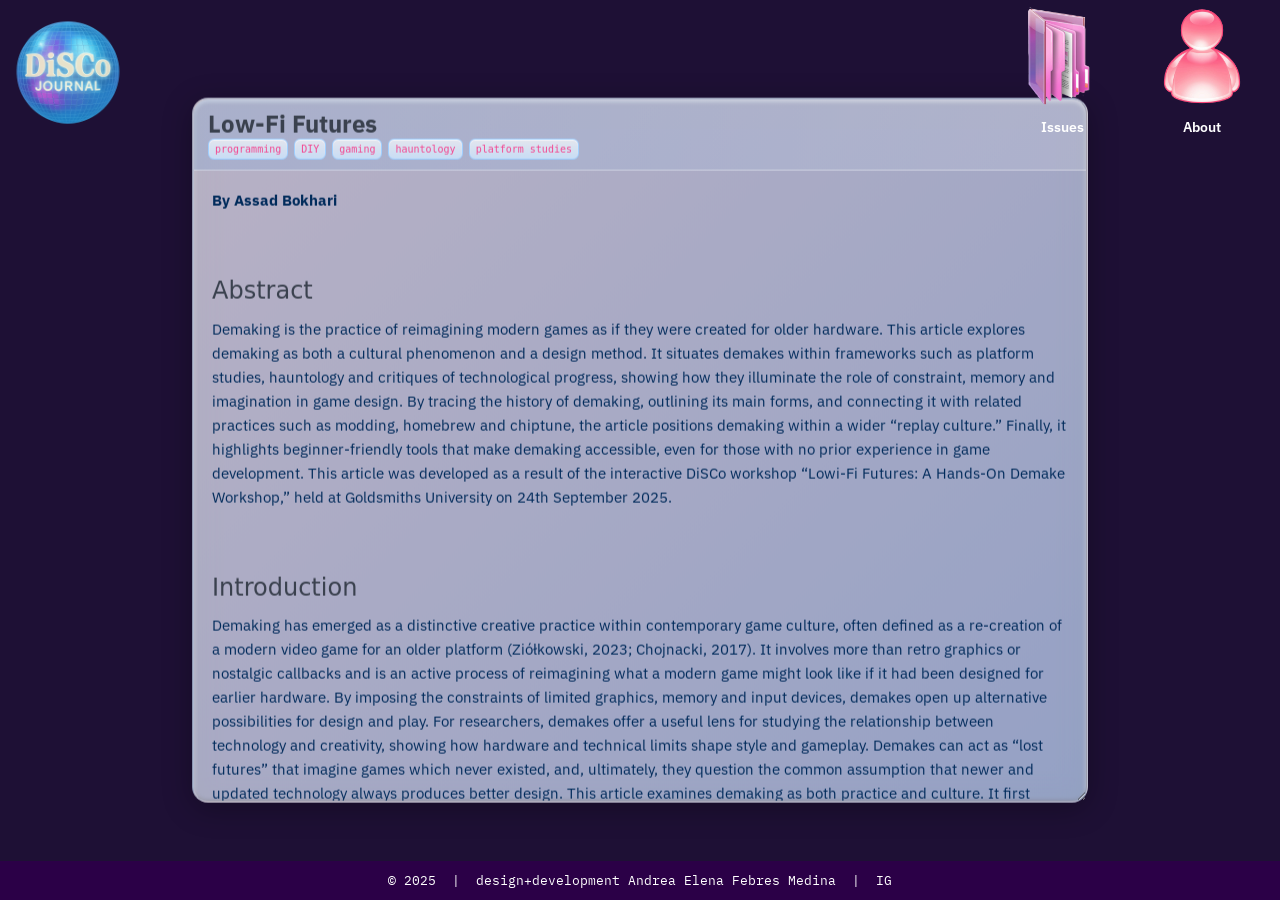
<file: issue-3/home/low-fi-futures.html>
<!DOCTYPE html>
<html lang="en">
<head>
    <meta charset="utf-8" />
    <title>Low-Fi Futures | Disco Journal</title>

    <meta http-equiv="X-UA-Compatible" content="IE=edge">
    <meta name="viewport" content="width=device-width, initial-scale=1">
        <meta name="generator" content="GravCMS" />
    <meta name="description" content="DiscoJournal is an independent archive of stories, interviews and essays exploring music, culture and design through fresh perspectives." />
    <meta name="keywords" content="Blog, " />
    <link href="https://fonts.googleapis.com/css2?family=IBM+Plex+Sans&display=swap" rel="stylesheet">
    <link href="https://fonts.googleapis.com/css2?family=IBM+Plex+Mono&display=swap" rel="stylesheet">
    <link rel="icon" type="image/png" href="../user/themes/disco/images/favicon.png" />
    <link rel="canonical" href="low-fi-futures.html" />

                        
            
    <link href="../user/plugins/markdown-notices/assets/notices.css" type="text/css" rel="stylesheet">
<link href="../user/plugins/form/assets/form-styles.css" type="text/css" rel="stylesheet">
<link href="../user/plugins/login/css/login.css" type="text/css" rel="stylesheet">
<link href="../user/themes/disco/css-compiled/spectre.min.css" type="text/css" rel="stylesheet">
<link href="../user/themes/disco/css-compiled/theme.min.css" type="text/css" rel="stylesheet">
<link href="../user/themes/disco/css/custom.css" type="text/css" rel="stylesheet">
<link href="../user/themes/disco/css/line-awesome.min.css" type="text/css" rel="stylesheet">

    <script src="../system/assets/jquery/jquery-3.x.min.js"></script>

</head>
<body id="top" class=" header-fixed header-animated sticky-footer">
    <div id="page-wrapper">
            <section id="header" class="section">
            <section class="container grid-xl">
                <nav class="navbar">
                    <section class="navbar-section logo">
                        <a class="navbar-brand" href="../index.html">
  <img src="../user/themes/disco/images/disco-logo.png" alt="Disco Journal" />
</a>
                    </section>
                    <section class="navbar-section desktop-menu">

                        <nav class="dropmenu animated">
                                                    
<ul >
                <li>
      <a href="../issues.html" class="">
        <span class="nav-icon">
                                    <img src="../user/themes/disco/images/icon-issues.png" alt="Issues">
                    </span>
        <span class="nav-label">Issues</span>
      </a>

          </li>
          <li>
      <a href="../about.html" class="">
        <span class="nav-icon">
                                    <img src="../user/themes/disco/images/icon-about.png" alt="About">
                    </span>
        <span class="nav-label">About</span>
      </a>

          </li>
  
</ul>

                                                </nav>

                        
                    </section>
                </nav>
            </section>
        </section>
        <div class="mobile-menu">
            <div class="button_container" id="toggle">
                <span class="top"></span>
                <span class="middle"></span>
                <span class="bottom"></span>
            </div>
        </div>
    
    
        <section id="start">
          <div class="finestra1 is-open" id="articolo-pagina" role="dialog" aria-modal="true" aria-labelledby="articolo-title">
    <div class="finestra-header" data-drag-handle>
      <div class="header-top">
        <h2 id="articolo-title">Low-Fi Futures</h2>
      </div>

              <div class="header-tags">
                      <span class="tag">programming</span>
                      <span class="tag">DIY</span>
                      <span class="tag">gaming</span>
                      <span class="tag">hauntology</span>
                      <span class="tag">platform studies</span>
                  </div>
          </div>

    <div class="finestra-content">
      <p><strong>By Assad Bokhari</strong></p>
<h4>Abstract</h4>
<p>Demaking is the practice of reimagining modern games as if they were created for older hardware. This article explores demaking as both a cultural phenomenon and a design method. It situates demakes within frameworks such as platform studies, hauntology and critiques of technological progress, showing how they illuminate the role of constraint, memory and imagination in game design. By tracing the history of demaking, outlining its main forms, and connecting it with related practices such as modding, homebrew and chiptune, the article positions demaking within a wider “replay culture.” Finally, it highlights beginner-friendly tools that make demaking accessible, even for those with no prior experience in game development. This article was developed as a result of the interactive DiSCo workshop “Lowi-Fi Futures: A Hands-On Demake Workshop,” held at Goldsmiths University on 24th September 2025. </p>
<h4>Introduction</h4>
<p>Demaking has emerged as a distinctive creative practice within contemporary game culture, often defined as a re-creation of a modern video game for an older platform (Ziółkowski, 2023; Chojnacki, 2017). It involves more than retro graphics or nostalgic callbacks and is an active process of reimagining what a modern game might look like if it had been designed for earlier hardware. By imposing the constraints of limited graphics, memory and input devices, demakes open up alternative possibilities for design and play.
For researchers, demakes offer a useful lens for studying the relationship between technology and creativity, showing how hardware and technical limits shape style and gameplay. Demakes can act as “lost futures” that imagine games which never existed, and, ultimately, they question the common assumption that newer and updated technology always produces better design.
This article examines demaking as both practice and culture. It first defines what a demake is – distinguished from remakes, remasters and ports – then explores the main forms of demakes, tracing their history, from hardware-driven simplifications in the 1980s to today’s deliberate artistic reinterpretations. The discussion then turns to the cultural and political dimensions of demaking, before concluding with practical advice for beginners who wish to experiment with accessible demaking tools.</p>
<h4>Background: Frameworks for Understanding</h4>
<p>Three theoretical perspectives are particularly useful for understanding demaking (Chojnacki, 2017):
•   Hauntology, developed by Jacques Derrida and theorised in cultural applications by Mark Fisher, describes the persistence of “lost futures” – things we imagined would come to pass but never did (Derrida, 2012; Fisher, 2013). Demakes circumflect this by creating ghostly artefacts of alternate timelines, suggesting what might have been if today’s games were released decades earlier.
•   Platform studies emphasises how hardware constraints shape creative outcomes (Montfort and Bogost, 2009). The demake recreates these constraints including restricted palettes, tiny resolutions, or limited sound channels which are not employed purely as nostalgic decoration but as essential design conditions.
•   Tech critique, especially Evgeny Morozov’s warnings about “solutionism,” reminds us that progress in graphics or processing power does not automatically equal progress in design (Morozov, 2013; Tucker, 2013). Demakes resist this assumption by deliberately choosing less, not more.
These frameworks show that demaking is not only a fan practice but also a method of inquiry into how games and culture are shaped by technological limits.</p>
<h4>Demakes and Related Practices</h4>
<p>Demakes are sometimes described as “the opposite of remakes,” but this shorthand can obscure important differences from related practices. Rather than simply reducing fidelity or shifting platforms, demakes actively reimagine contemporary games as if they had been designed for older hardware, adopting its technical and cultural logics.
To clarify the distinction (Ziółkowski, 2023; Stegner, 2021):
•   Remakes rebuild older games with new engines and technology.
•   Remasters improve audiovisual quality while preserving the underlying game.
•   Ports transfer a game to another platform with minimal alteration.</p>
<h4>Forms and Examples</h4>
<p>Demakes can be grouped into several overlapping forms (Chojnacki, 2017):
•   Official demakes are commercial reinterpretations, often for handhelds. Max Payne on the Game Boy Advance replaced 3D shooting with isometric action (Möbius Entertainment, 2003).
•   Unofficial demakes emerge from grassroots communities, jams, or freeware. Tools like GB Studio and PICO-8 support this culture (Maltby, 2019; Lexaloffle Games, 2015).
•   Aesthetic demakes retain mechanics but change style, as in Super Smash Land (Fornace, 2011), which translates Super Smash Bros. into a Game Boy-like presentation.
•   Mechanical demakes alter gameplay systems, such as Street Fighter IV: Champion Edition (Capcom, 2017) on mobile, which simplified arcade stick inputs into touchscreen combos.
•   Aesthetic–mechanical demakes combine both, like Soundless Mountain II (Byrne, 2008), which reimagines Silent Hill 2 as an NES-style survival horror.
<img title="low-fi-Picture%201" alt="low-fi-Picture%201" src="../user/pages/01.home/03.article-three/low-fi-Picture%201.png" /></p>
<p>Figure 1. Screenshot of Max Payne (Game Boy Advance, 2003), developed by Möbius Entertainment and published by Rockstar Games.</p>
<h4>Historical Overview</h4>
<h5>Foundations of Downgrade (1980–1994)</h5>
<p>Before the term “demake” existed, hardware limitations made simplification inevitable. Nintendo’s Game &amp; Watch (Nintendo, 1980) and Tiger Electronics LCD handhelds (Tiger Electronics, 1985) reduced arcade titles into ultra-minimal single-screen experiences. Console ports such as Pac-Man on the NES (Namco, 1984) likewise reshaped arcade play for home hardware, demonstrating how technical constraints produced alternative forms of familiar games.</p>
<h5>Portable Constrainment (1995–2007)</h5>
<p>The rise of handheld gaming brought scaled-down adaptations of console titles. Street Fighter II on Game Boy (Capcom, 1995), Resident Evil Gaiden on Game Boy Color (Capcom, 2001), developed after an unreleased demake of the original Resident Evil for the same platform (Aniel, 2022) and Tetris on the Nokia 3310 (Nokia, 2000) show how portability drove reinterpretation, often with significant changes in mechanics.
<img title="low-fi-2" alt="low-fi-2" src="../user/pages/01.home/03.article-three/low-fi-2.png" /></p>
<p>Figure 3. Box art for Resident Evil Gaiden (Game Boy Color, 2001), developed by Capcom.</p>
<h5>Conceptual Demaking (2008–2022)</h5>
<p>By the late 2000s, demaking became a conscious creative act. The TIGSource Demake Competition (Infovore » TIGSource Bootleg Demake Competition, 2008) helped popularise the term. Halo 2600 (Fries, 2010) reimagined a blockbuster for Atari hardware. Fantasy consoles like PICO-8 (Lexaloffle Games, 2015) and engines like GB Studio (Maltby, 2019) enabled hobbyists to create deliberate demakes. More recently, projects such as Bloodborne PSX (LWMedia, 2022) demonstrated both the cultural resonance and the legal vulnerability of the form.</p>
<h5>Experimental Constraint (2023–present)</h5>
<p>Today, demaking has become part of design research. The Playdate console (Panic, 2022), with its black-and-white screen and hand-crank, embodies intentional constraint. Some developers have also created demakes of their own work, as in Celeste Classic 2 (Maddy Makes Games, 2021) and Celeste 64 (Maddy Makes Games, 2024).
<img title="low-fi-3" alt="low-fi-3" src="../user/pages/01.home/03.article-three/low-fi-3.png" /></p>
<p>Figure 4. Screenshot from Celeste 64: Fragments of the Mountain (Maddy Makes Games, 2024), a freeware demake-style 3D platformer.</p>
<h5>Cultural and Political Dimensions</h5>
<p>Demakes reveal broader cultural practices as acts of cultural memory, keeping past aesthetics alive for new generations (Cerezo-Pizarro et al., 2023). They also support access and inclusion to gaming since lighter retro styles run on emulators and low-power devices (Lammes, 2007).
Politically, demakes resist the logic of technological acceleration by showing value in constraint and critiquing planned obsolescence (Fisher, 2013; Xenogothic, 2020). Yet they also exist in grey zones of copyright, as seen with takedowns of fan projects like Bloodborne PSX (Eurogamer, 2025; IGN, n.d.).
Demaking intersects with several related practices including:
•   Modding, which extends or transforms existing games, often through community-driven experimentation. While some mods are small tweaks, others grow into entirely new cultural phenomena, as with Counter-Strike evolving from a Half-Life mod into a global franchise (Unger, 2012; PC Gamer, 2024). This shows how reinterpretation can drive innovation and reshape the industry itself.
•   Chiptune reimagines retro consoles as instruments, with communities deeply invested in the authenticity of using original hardware. Debates around “fakebit” imitations produced on modern gear (Carlsson, 2008; Tomczak, 2014) reveal the strength of commitment to hardware-specific textures and constraints, echoing demaking’s appreciation for platform logics.
•   Homebrew sees hobbyists creating new titles for obsolete systems, often embedding personal, cultural, or political expression within these works (Švelch, 2013; Swalwell, 2021). Beyond nostalgia, homebrew represents a grassroots mode of digital creativity where older platforms become living canvases for new ideas.
Together, these practices form a replay culture, a DIY ethos of constraint, preservation, and reinvention.</p>
<h4>Conclusion</h4>
<p>Demaking is more than a nostalgic pastime, it is a method of design research, cultural preservation, and critique. By embracing constraint, demakes demonstrate how technical limits actively shape style and play (Bogost &amp; Montfort, 2009). They also perform cultural memory work, keeping older aesthetics, sounds, and platforms alive at a time when 87% of classic games are commercially unavailable (Lewin, 2023).
At the same time, demakes highlight tensions in ownership and control. Fan projects such as Bloodborne PSX show how creative reinterpretations thrive in communities yet remain vulnerable to takedowns (Eurogamer, 2025). This tension underscores the importance of open-source tools, emulation, and preservation initiatives to keep game history accessible (Pinchbeck et al., 2009).
Ultimately, demaking belongs not only to fans but to broader conversations about technology, creativity, and preservation. It shows that keeping older technology active is not just about remembering the past it is about securing the possibility of different futures for games.</p>
<h4>Getting Started</h4>
<p>All of the tools are free, open source, beginner-friendly, and run on Windows, macOS, and Linux, even if you’ve never made a video game before.</p>
<h5>GB Studio</h5>
<p>A free, beginner-friendly game engine for creating Game Boy-style games. No programming knowledge is required and everything is built through a visual interface.
<img title="low-fi-4" alt="low-fi-4" src="../user/pages/01.home/03.article-three/low-fi-4.png" /></p>
<p>Figure 5. Screenshot of the GB Studio interface (Maltby, 2019), a visual engine for creating Game Boy–style games.
<em><strong>Installation &amp; Setup</strong></em></p>
<ol>
<li>Go to https://www.gbstudio.dev and download the installer for your system (Windows, macOS, or Linux).</li>
<li>Run the installer and follow on-screen instructions.</li>
<li>Launch GB Studio and start a ‘New Project’ or check out template projects to see some great examples.</li>
</ol>
<p><em><strong>Learning Resources</strong></em>
The best place to begin is the official documentation, which clearly explains the editor, event scripting blocks, and project setup. For a more hands-on introduction, there are also excellent YouTube tutorials that walk through building a game step by step. Pixel Pete’s series is especially recommended for beginners.
•   <a href="https://www.gbstudio.dev/docs/">GB Studio Documentation (Introduction | GB Studio, s.d.)</a>
•   <a href="https://youtu.be/hNXlV2tt7eE?si=FkMjjJ03tPqhzZRQ">GB Studio Tutorial 1: Getting Started by Pixel Pete (GB Studio Tutorial 1: Getting Started, 2019)</a></p>
<h5>LibreSprite</h5>
<p>An open-source sprite editor, forked from the classic Aseprite. It’s lightweight, easy to use, and designed for creating pixel art and animations.
<img title="low-fi-5" alt="low-fi-5" src="../user/pages/01.home/03.article-three/low-fi-5.png" /></p>
<p>Figure 6. LibreSprite interface screenshot (LibreSprite, n.d.), an open-source sprite editor forked from Aseprite.</p>
<p><em><strong>Installation &amp; Setup</strong></em></p>
<ol>
<li>Visit https://libresprite.github.io.</li>
<li>Download the release for your operating system or use via the online editor.</li>
<li>Load the <a href="https://spacyraccoon.itch.io/gb-studio-palette-presets-for-aseprite">GB-Studio Pallets</a> via the <a href="https://community.aseprite.org/t/help-with-loading-and-saving-palettes/2679/2">Hamburger Menu -&gt; Load palettes</a>.</li>
</ol>
<p><em><strong>Learning Resources</strong></em>
Since LibreSprite is a fork of Aseprite, most tutorials for Aseprite also apply directly to it. This makes it easy to follow along with existing guides and learn the basics of pixel art, layers, and animation.
•   Aseprite Guide for Beginners (Pixelart Tutorial) by MortMort (Aseprite Guide for Beginners (Pixelart Tutorial), 2017)</p>
<h5>MilkyTracker</h5>
<p>A cross-platform music tracker inspired by Amiga software from the 90s. It lets you create authentic chiptune and low-fi soundtracks using samples. While GB Studio includes beginner-friendly tools for generating simple chiptune tracks, you may prefer to use a traditional tracker like MilkyTracker.
<img title="low-fi-6" alt="low-fi-6" src="../user/pages/01.home/03.article-three/low-fi-6.png" /></p>
<p>Figure 7. Screenshot of MilkyTracker interface (MilkyTracker, n.d.), an open-source tracker inspired by Amiga software.</p>
<p><em><strong>Installation &amp; Setup</strong></em></p>
<ol>
<li>Head to https://milkytracker.titandemo.org and download the version for Windows, macOS, or Linux.</li>
<li>Install using the package manager (Linux) or run the installer (Windows/macOS).</li>
<li>Open MilkyTracker and load ‘template.mod’ found within the GB-Studio project directory under ‘ProjectName/assets/music/.’</li>
<li>Save the ‘template.mod’ as a ‘.xm’ for when editing your music and export as a ‘.mod’ when you are ready.</li>
</ol>
<p><em><strong>Learning Resources</strong></em>
MilkyTracker can feel unusual at first if you’ve only used modern DAWs, since it follows the tracker tradition of vertical, grid-based sequencing. The official documentation covers the basics of the interface, pattern editor, and instrument management.
•   <a href="https://milkytracker.org/documentation/">MilkyTracker Documentation (MilkyTracker | Documentation, s.d.)</a>
•   <a href="https://youtu.be/cLQ3ybY_ACA?si=AF51-dtkbwkPvl4_">Using MilkyTracker | GB Studio Music Tutorial by Goodnight Girl (Using MilkyTracker | GB Studio Music Tutorial, 2019)</a></p>
<h4>Biography</h4>
<p>Syed Bokhari is a senior lecturer in Games Development and Programming and University for the Creative Arts. Born in South West London, Assad began his journey in the games industry in 2012, initially working on Flash games as an audio designer and composer. His passion for interactive media and system design led him into audio implementation and, eventually, full-time engineering and game development. In 2015, he co-founded Arrogant Pixel, an independent game studio, and released The Tale of Doris and the Dragon: Episode 1, which received critical acclaim – earning a Frontpage Feature and Daily 3rd Place on Newgrounds (2015), followed by a Bronze Award from Pocket Gamer for its Steam release in 2016. His more recent work includes Nephilim Resurrection which won Best Audio Design at the GDL Indie Awards in 2024.</p>
<h4>References</h4>
<p>Aniel, A. (2022) Itchy, tasty: an unofficial history of Resident Evil. (Paperback edition) London: Unbound.</p>
<p>Beil, B. (2017) ‘Widerstandsbewegungen – Tendenzen der De-Mediatisierung des Computerspiel(en)s.’ In: Pfadenhauer, M. and Grenz, T. (eds) De-Mediatisierung: Diskontinuitäten, Non-Linearitäten und Ambivalenzen im Mediatisierungsprozess. Wiesbaden: Springer Fachmedien, pp.127–144. https://doi.org/10.1007/978-3-658-14666-5_7 (Accessed 07/09/2025).</p>
<p>Bogost, I. and Montfort, N. (2009) Racing the Beam: The Atari Video Computer System. Cambridge, Mass: MIT Press.</p>
<p>Byrne, J. (2008) Soundless Mountain II [PC freeware game]. Available at: https://superflatgames.com/ (Accessed: 06 September 2025).</p>
<p>Capcom (1995) Street Fighter II [Game Boy]. Osaka: Capcom.</p>
<p>Capcom (2001) Resident Evil Gaiden [Game Boy Color]. Osaka: Capcom. Box art image available at: https://upload.wikimedia.org/wikipedia/en/d/dd/Resident_Evil_Gaiden_Boxart.gif (Accessed: 28 September 2025).</p>
<p>Capcom (2017) Street Fighter IV: Champion Edition [iOS/Android]. Osaka: Capcom.</p>
<p>Carlsson, A. (2008) ‘Chip music: low-tech data music sharing’, in Collins, K. (ed.) From Pac-Man to Pop Music: Interactive Audio in Games and New Media. London: Routledge, pp. 153–162.</p>
<p>Cerezo-Pizarro, M., Revuelta-Domínguez, F.-I., Guerra-Antequera, J. and Melo-Sánchez, J. (2023) ‘The Cultural Impact of Video Games: A Systematic Review of the Literature’, Education Sciences, 13 (11), p.1116. Available at: https://www.mdpi.com/2227-7102/13/11/1116 (Accessed: 07 September 2025).</p>
<p>Chojnacki, M. M. (2017) ‘„Jak za dawnych dobrych lat” – demake a medium gier wideo’. In: Androsiuk, Ł. (ed.) Update. Teorie i praktyki kultury gier komputerowych. 1st edn. Lublin: Wydawnictwo Academicon, pp.13–30. Available at: https://omp.academicon.pl/wa/catalog/view/update-teorie/54/161 (Accessed 06/09/2025). Translated by the author with the assistance of AI tools (self-translation).</p>
<p>Derrida, J. (2012) Specters of Marx: The State of the Debt, the Work of Mourning and the New International. Hoboken: Taylor and Francis.
Eurogamer (2025) ‘Bloodborne PSX demake now completely removed, Nightmare Kart continues.’ Available at: https://www.eurogamer.net/bloodborne-psx-demake-now-completely-removed-but-nightmare-kart-continues-with-dlc (Accessed: 07 September 2025).</p>
<p>Fisher, M. (2013) Ghosts Of My Life: Writings on Depression, Hauntology and Lost Futures. Winchester: Zer0 Books.</p>
<p>Fornace, D. (2011) Super Smash Land [PC freeware game]. Available at: https://www.supersmashland.com (Accessed: 06 September 2025).</p>
<p>Fries, E. (2010) Halo 2600 [Atari 2600]. Self-published.</p>
<p>IGN (n.d.) ‘As the Bloodborne PSX Demake Becomes the Latest Fan-Project to Suffer a Copyright Claim.’ Available at: https://www.ign.com/articles/as-the-bloodborne-psx-demake-becomes-the-latest-fan-project-to-suffer-a-copyright-claim-the-creator-of-bloodbornes-60fps-mod-has-offered-his-copium-official-remake-theory (Accessed: 07 September 2025).</p>
<p>Infovore (2008) ‘TIGSource Bootleg Demake Competition.’ Available at: https://infovore.org/archives/2008/09/12/tigsource-bootleg-demake-competition/ (Accessed 07/09/2025).</p>
<p>Lammes, S. (2007) ‘Approaching Game-Studies: Towards a Reflexive Methodology of Games as Situated Cultures.’ In: DiGRA Conference Proceedings. Available at: https://dl.digra.org/index.php/dl/article/download/342/342/339 (Accessed: 07 September 2025).</p>
<p>Lewin, K. (2023) ‘87% Missing: The Disappearance of Classic Video Games.’ Video Game History Foundation. Available at: https://gamehistory.org/87percent/ (Accessed 07/09/2025).</p>
<p>Lexaloffle Games (2015) PICO-8 Fantasy Console [Software]. Available at: https://www.lexaloffle.com/pico-8.php (Accessed: 06 September 2025).</p>
<p>LibreSprite (n.d.) LibreSprite [Software]. Available at: https://libresprite.github.io (Accessed: 28 September 2025). Screenshot reproduced from: https://libresprite.github.io/assets/zeroDark.png (Accessed: 28 September 2025).</p>
<p>LWMedia (2022) Bloodborne PSX [PC fan game]. Available at: https://b0tster.itch.io/bbpsx (Accessed: 06 September 2025).</p>
<p>Maddy Makes Games (2021) Celeste Classic 2: Lani’s Trek [Browser game]. Available at: https://www.lexaloffle.com/bbs/?tid=41282 (Accessed: 06 September 2025).</p>
<p>Maddy Makes Games (2024) Celeste 64: Fragments of the Mountain [PC freeware game]. Available at: https://maddymakesgamesinc.itch.io/celeste64 (Accessed: 28 September 2025). Screenshot reproduced from: https://static.wikitide.net/celestewiki/thumb/0/0d/Celeste64.jpg/1200px-Celeste64.jpg (Accessed: 28 September 2025).</p>
<p>Maltby, C. (2019) GB Studio [Software]. Available at: https://www.gbstudio.dev/ (Accessed: 28 September 2025). Screenshot reproduced from: https://www.gbstudio.dev/img/home/screenshot_win_1_v4.png (Accessed: 28 September 2025).</p>
<p>MilkyTracker (n.d.) Documentation. Available at: https://milkytracker.org/documentation/ (Accessed: 28 September 2025).</p>
<p>Möbius Entertainment (2003) Max Payne [Game Boy Advance]. Rockstar Games. Screenshot available at: https://blogger.googleusercontent.com/img/b/R29vZ2xl/AVvXsEi_bi7YEXrSbSkGcKQD7iVVAYn20AKL4QpLzYczZytq74rXGY1xzqWKO49biIfhE1NylqrQs1_I2TouiEWayRxt8IP9rPkWMn75dyEq8ujXa6vhzYrEQx3ZsrE4V5YvWeq14XRpbxEVqFMV1AOmWv35fnQ506x2idZEMMW7_HfnE_MYmsAj2zFhO54FnDJR/s1600/Max_Payne<em>09</em>(GBA).png (Accessed: 28 September 2025).</p>
<p>Morozov, E. (2013) To Save Everything, Click Here: Technology, Solutionism, and the Urge to Fix Problems that Don’t Exist. London: Allen Lane.</p>
<p>Namco (1984) Pac-Man [Nintendo Entertainment System]. Tokyo: Namco.</p>
<p>Nintendo (1980) Game &amp; Watch [Handheld electronic game]. Kyoto: Nintendo.</p>
<p>Nokia (2000) Tetris [Nokia 3310]. Espoo: Nokia.</p>
<p>Panic (2022) Playdate [Handheld console]. Portland, OR: Panic.
PC Gamer (2024) ‘The original Counter-Strike mod is 25 years old, Valve calls it “the greatest videogame ever made”’, 20 June. Available at: https://www.pcgamer.com/games/fps/the-original-counter-strike-mod-is-25-years-old-valve-calls-it-the-greatest-videogame-ever-made/ (Accessed: 07 September 2025).</p>
<p>Pinchbeck, D., Anderson, D., Delve, J., Alemu, G., Ciuffreda, A. and Lange, A. (2009) ‘Emulation as a Strategy for the Preservation of Games: The KEEP Project.’ In: DiGRA 2009 Conference Proceedings. Available at: https://researchportal.port.ac.uk/en/publications/emulation-as-a-strategy-for-the-preservation-of-games-the-keep-pr (Accessed: 07 September 2025).</p>
<p>Stegner, B. (2021) ‘Video Game Ports, Remakes, Remasters, and Reboots Explained.’ Available at: https://www.makeuseof.com/video-game-ports-remakes-remasters-reboots/ (Accessed: 06 September 2025).</p>
<p>Swalwell, M. (2021) Homebrew Gaming and the Beginnings of Vernacular Digitality. Cambridge, MA: MIT Press.</p>
<p>Švelch, J. (2013) ‘Say it with a Computer Game: Hobby Computer Culture and the Non-entertainment Uses of Homebrew Games in the 1980s Czechoslovakia.’ Game Studies, 13 (2). Available at: https://gamestudies.org/1302/articles/svelch (Accessed: 08 September 2025).</p>
<p>Tomczak, S. (2014) ‘Chipmusic, Fakebit, and the Discourse of Authenticity in the Chipscene.’ Organised Sound, 19 (1), pp. 68–77. Available at: https://www.researchgate.net/publication/262639211_Chipmusic_Fakebit_and_the_Discourse_of_Authenticity_in_the_Chipscene (Accessed: 08 September 2025).</p>
<p>Tucker, I. (2013) ‘Evgeny Morozov: “We are abandoning all the checks and balances”.’ The Guardian, 09 March. Available at: https://www.theguardian.com/technology/2013/mar/09/evgeny-morozov-technology-solutionism-interview (Accessed: 07 September 2025).</p>
<p>Unger, A. (2012) ‘Modding as Part of Game Culture.’ In: Fromme, J. and Unger, A. (eds) Computer Games and New Media Cultures: A Handbook of Digital Games Studies. Dordrecht: Springer Netherlands, pp.509–523. https://doi.org/10.1007/978-94-007-2777-9_32 (Accessed: 07 September 2025).</p>
<p>Xenogothic (2020) ‘The Games Industry: Accelerationism and the Hauntological in Microcosm.’ Available at: https://xenogothic.com/2020/06/07/the-games-industry-accelerationism-and-the-hauntological-in-microcosm/ (Accessed: 07 September 2025).</p>
<p>Ziółkowski, J. (2023) ‘Nostalgiczna twórczość fanowska. Wyjaśnienie kategorii demake.’ Replay: The Polish Journal of Game Studies, 10 (1), pp.37–61. Translated by the author with the assistance of AI tools (self-translation).</p>
    </div>
  </div>
        </section>

    </div>

            <section id="footer" class="footer">
  <div class="container grid-xl">
    <p>
      &copy; 2025 &nbsp;|&nbsp; 
      design+development Andrea Elena Febres Medina &nbsp;|&nbsp;
      <a href="https://www.instagram.com/discojournal/" target="_blank" rel="noopener">IG</a> 
    </p>
  </div>
</section>
    
        <div class="mobile-container">
        <div class="overlay" id="overlay">
            <div class="mobile-logo">
                <a class="navbar-brand" href="../index.html">
  <img src="../user/themes/disco/images/disco-logo.png" alt="Disco Journal" />
</a>
            </div>
            <nav class="overlay-menu">
                
<ul class="tree">
                <li>
      <a href="../issues.html" class="">
        <span class="nav-icon">
                                    <img src="../user/themes/disco/images/icon-issues.png" alt="Issues">
                    </span>
        <span class="nav-label">Issues</span>
      </a>

          </li>
          <li>
      <a href="../about.html" class="">
        <span class="nav-icon">
                                    <img src="../user/themes/disco/images/icon-about.png" alt="About">
                    </span>
        <span class="nav-label">About</span>
      </a>

          </li>
  
</ul>

            </nav>
        </div>
    </div>
    
    <script src="../user/themes/disco/js/jquery.treemenu.js"></script>
<script src="../user/themes/disco/js/site.js"></script>


</body>
</html>
</file>
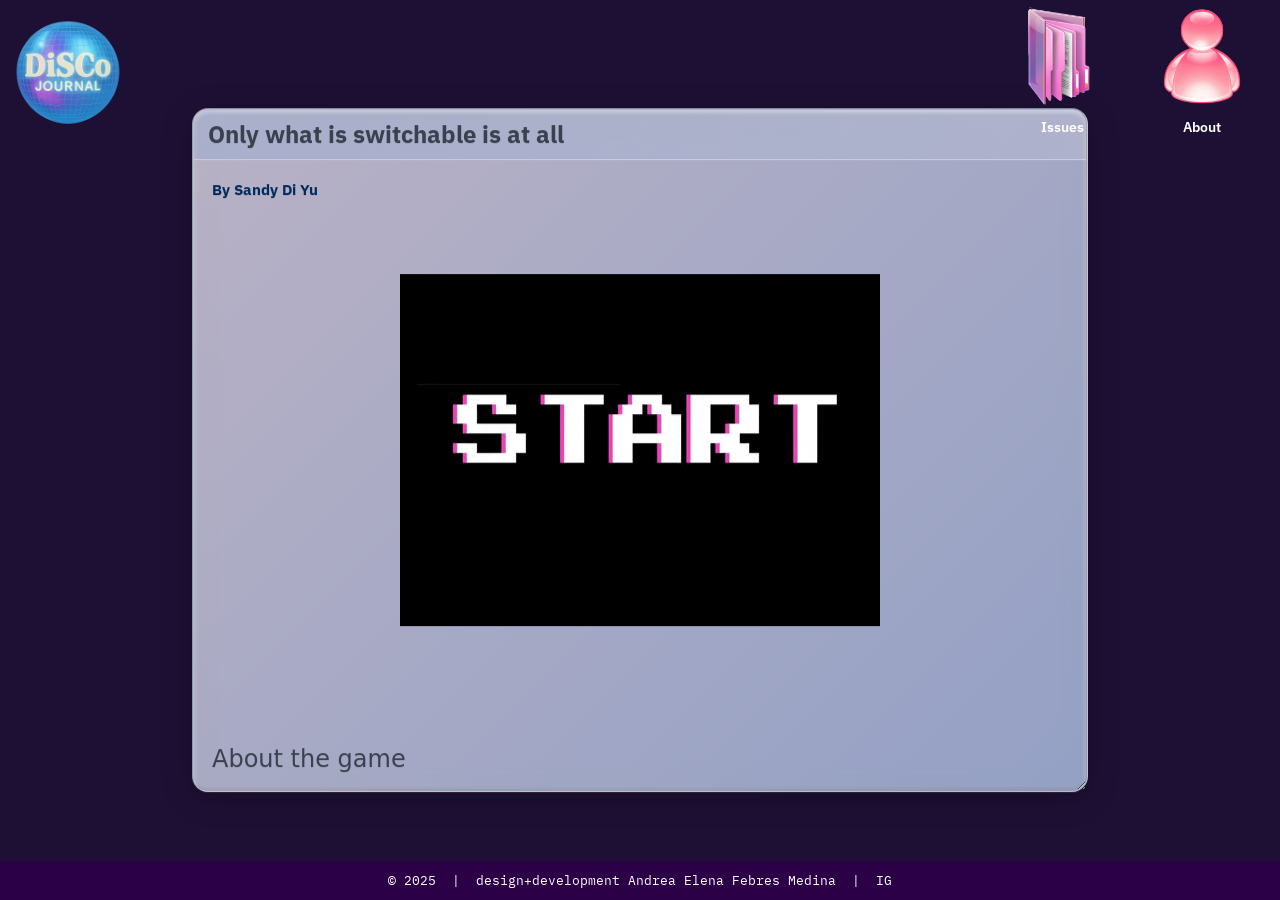
<file: issue-3/home/only-what-is-switchable-is-at-all.html>
<!DOCTYPE html>
<html lang="en">
<head>
    <meta charset="utf-8" />
    <title>Only what is switchable is at all | Disco Journal</title>

    <meta http-equiv="X-UA-Compatible" content="IE=edge">
    <meta name="viewport" content="width=device-width, initial-scale=1">
        <meta name="generator" content="GravCMS" />
    <meta name="description" content="DiscoJournal is an independent archive of stories, interviews and essays exploring music, culture and design through fresh perspectives." />
    <meta name="keywords" content="Blog, " />
    <link href="https://fonts.googleapis.com/css2?family=IBM+Plex+Sans&display=swap" rel="stylesheet">
    <link href="https://fonts.googleapis.com/css2?family=IBM+Plex+Mono&display=swap" rel="stylesheet">
    <link rel="icon" type="image/png" href="../user/themes/disco/images/favicon.png" />
    <link rel="canonical" href="only-what-is-switchable-is-at-all.html" />

                        
            
    <link href="../user/plugins/markdown-notices/assets/notices.css" type="text/css" rel="stylesheet">
<link href="../user/plugins/form/assets/form-styles.css" type="text/css" rel="stylesheet">
<link href="../user/plugins/login/css/login.css" type="text/css" rel="stylesheet">
<link href="../user/themes/disco/css-compiled/spectre.min.css" type="text/css" rel="stylesheet">
<link href="../user/themes/disco/css-compiled/theme.min.css" type="text/css" rel="stylesheet">
<link href="../user/themes/disco/css/custom.css" type="text/css" rel="stylesheet">
<link href="../user/themes/disco/css/line-awesome.min.css" type="text/css" rel="stylesheet">

    <script src="../system/assets/jquery/jquery-3.x.min.js"></script>

</head>
<body id="top" class=" header-fixed header-animated sticky-footer">
    <div id="page-wrapper">
            <section id="header" class="section">
            <section class="container grid-xl">
                <nav class="navbar">
                    <section class="navbar-section logo">
                        <a class="navbar-brand" href="../index.html">
  <img src="../user/themes/disco/images/disco-logo.png" alt="Disco Journal" />
</a>
                    </section>
                    <section class="navbar-section desktop-menu">

                        <nav class="dropmenu animated">
                                                    
<ul >
                <li>
      <a href="../issues.html" class="">
        <span class="nav-icon">
                                    <img src="../user/themes/disco/images/icon-issues.png" alt="Issues">
                    </span>
        <span class="nav-label">Issues</span>
      </a>

          </li>
          <li>
      <a href="../about.html" class="">
        <span class="nav-icon">
                                    <img src="../user/themes/disco/images/icon-about.png" alt="About">
                    </span>
        <span class="nav-label">About</span>
      </a>

          </li>
  
</ul>

                                                </nav>

                        
                    </section>
                </nav>
            </section>
        </section>
        <div class="mobile-menu">
            <div class="button_container" id="toggle">
                <span class="top"></span>
                <span class="middle"></span>
                <span class="bottom"></span>
            </div>
        </div>
    
    
        <section id="start">
          <div class="finestra1 is-open" id="articolo-pagina" role="dialog" aria-modal="true" aria-labelledby="articolo-title">
    <div class="finestra-header" data-drag-handle>
      <div class="header-top">
        <h2 id="articolo-title">Only what is switchable is at all</h2>
      </div>

          </div>

    <div class="finestra-content">
      <p><strong>By Sandy Di Yu</strong>
<br><br></p>
<center>
<a href="https://godisatriangle.github.io/switchable/"><img src="../user/pages/01.home/04.article-four/giphy.gif"></a></center>
<p><br>
<br></p>
<h4>About the game</h4>
<p>
The quotidian, subsumed by digital technologies, has resulted in a strange merging of temporalities and psychic disturbances. How does one reconcile the different scales between human perception and computational operations that vary enough to engender different worlds entirely? How can we begin to think about the possibility of the singularity when the rift remains this large? This game is a speculative fiction meditating on digital objects and the doleful existence of an individual caught between unkept promises and the churning wheels of a system headed towards the end of the world. 
</p>
<h4>About the contributor</h4>
<p>Sandy Di Yu is a writer, editor, and PhD researcher in Digital Media at the University of Sussex, focusing on the aesthetics of optimisation to bridge the temporal logics behind computational society with how interfaces and infrastructure are experienced and expressed across cultural industries. Sandy is the co-managing editor of DiSCo Journal and was the PhD Community Advocate for the Sussex Digital Humanities Lab in 2024-2025, where she co-produced the symposium All Consuming AI: Societal &amp; Cultural Impacts, along with a series of workshops exploring digital and data futures.</p>
    </div>
  </div>
        </section>

    </div>

            <section id="footer" class="footer">
  <div class="container grid-xl">
    <p>
      &copy; 2025 &nbsp;|&nbsp; 
      design+development Andrea Elena Febres Medina &nbsp;|&nbsp;
      <a href="https://www.instagram.com/discojournal/" target="_blank" rel="noopener">IG</a> 
    </p>
  </div>
</section>
    
        <div class="mobile-container">
        <div class="overlay" id="overlay">
            <div class="mobile-logo">
                <a class="navbar-brand" href="../index.html">
  <img src="../user/themes/disco/images/disco-logo.png" alt="Disco Journal" />
</a>
            </div>
            <nav class="overlay-menu">
                
<ul class="tree">
                <li>
      <a href="../issues.html" class="">
        <span class="nav-icon">
                                    <img src="../user/themes/disco/images/icon-issues.png" alt="Issues">
                    </span>
        <span class="nav-label">Issues</span>
      </a>

          </li>
          <li>
      <a href="../about.html" class="">
        <span class="nav-icon">
                                    <img src="../user/themes/disco/images/icon-about.png" alt="About">
                    </span>
        <span class="nav-label">About</span>
      </a>

          </li>
  
</ul>

            </nav>
        </div>
    </div>
    
    <script src="../user/themes/disco/js/jquery.treemenu.js"></script>
<script src="../user/themes/disco/js/site.js"></script>


</body>
</html>
</file>
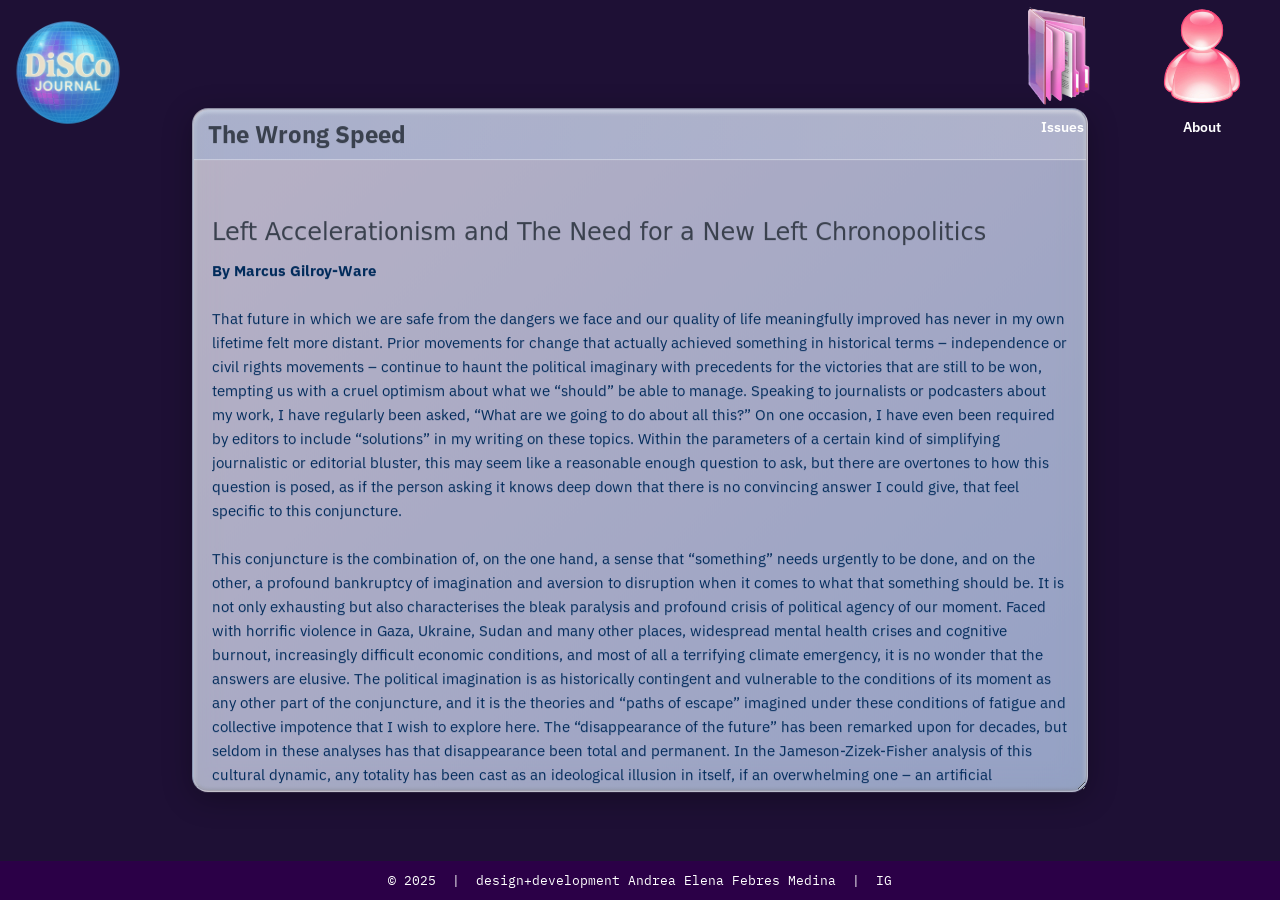
<file: issue-3/home/the-wrong-speed.html>
<!DOCTYPE html>
<html lang="en">
<head>
    <meta charset="utf-8" />
    <title>The Wrong Speed | Disco Journal</title>

    <meta http-equiv="X-UA-Compatible" content="IE=edge">
    <meta name="viewport" content="width=device-width, initial-scale=1">
        <meta name="generator" content="GravCMS" />
    <meta name="description" content="DiscoJournal is an independent archive of stories, interviews and essays exploring music, culture and design through fresh perspectives." />
    <meta name="keywords" content="Blog, " />
    <link href="https://fonts.googleapis.com/css2?family=IBM+Plex+Sans&display=swap" rel="stylesheet">
    <link href="https://fonts.googleapis.com/css2?family=IBM+Plex+Mono&display=swap" rel="stylesheet">
    <link rel="icon" type="image/png" href="../user/themes/disco/images/favicon.png" />
    <link rel="canonical" href="the-wrong-speed.html" />

                        
            
    <link href="../user/plugins/markdown-notices/assets/notices.css" type="text/css" rel="stylesheet">
<link href="../user/plugins/form/assets/form-styles.css" type="text/css" rel="stylesheet">
<link href="../user/plugins/login/css/login.css" type="text/css" rel="stylesheet">
<link href="../user/themes/disco/css-compiled/spectre.min.css" type="text/css" rel="stylesheet">
<link href="../user/themes/disco/css-compiled/theme.min.css" type="text/css" rel="stylesheet">
<link href="../user/themes/disco/css/custom.css" type="text/css" rel="stylesheet">
<link href="../user/themes/disco/css/line-awesome.min.css" type="text/css" rel="stylesheet">

    <script src="../system/assets/jquery/jquery-3.x.min.js"></script>

</head>
<body id="top" class=" header-fixed header-animated sticky-footer">
    <div id="page-wrapper">
            <section id="header" class="section">
            <section class="container grid-xl">
                <nav class="navbar">
                    <section class="navbar-section logo">
                        <a class="navbar-brand" href="../index.html">
  <img src="../user/themes/disco/images/disco-logo.png" alt="Disco Journal" />
</a>
                    </section>
                    <section class="navbar-section desktop-menu">

                        <nav class="dropmenu animated">
                                                    
<ul >
                <li>
      <a href="../issues.html" class="">
        <span class="nav-icon">
                                    <img src="../user/themes/disco/images/icon-issues.png" alt="Issues">
                    </span>
        <span class="nav-label">Issues</span>
      </a>

          </li>
          <li>
      <a href="../about.html" class="">
        <span class="nav-icon">
                                    <img src="../user/themes/disco/images/icon-about.png" alt="About">
                    </span>
        <span class="nav-label">About</span>
      </a>

          </li>
  
</ul>

                                                </nav>

                        
                    </section>
                </nav>
            </section>
        </section>
        <div class="mobile-menu">
            <div class="button_container" id="toggle">
                <span class="top"></span>
                <span class="middle"></span>
                <span class="bottom"></span>
            </div>
        </div>
    
    
        <section id="start">
          <div class="finestra1 is-open" id="articolo-pagina" role="dialog" aria-modal="true" aria-labelledby="articolo-title">
    <div class="finestra-header" data-drag-handle>
      <div class="header-top">
        <h2 id="articolo-title">The Wrong Speed</h2>
      </div>

          </div>

    <div class="finestra-content">
      <h4>Left Accelerationism and The Need for a New Left Chronopolitics</h4>
<p><strong>By Marcus Gilroy-Ware</strong></p>
<p>That future in which we are safe from the dangers we face and our quality of life meaningfully improved has never in my own lifetime felt more distant. Prior movements for change that actually achieved something in historical terms – independence or civil rights movements – continue to haunt the political imaginary with precedents for the victories that are still to be won, tempting us with a cruel optimism about what we “should” be able to manage. Speaking to journalists or podcasters about my work, I have regularly been asked, “What are we going to do about all this?” On one occasion, I have even been required by editors to include “solutions” in my writing on these topics. Within the parameters of a certain kind of simplifying journalistic or editorial bluster, this may seem like a reasonable enough question to ask, but there are overtones to how this question is posed, as if the person asking it knows deep down that there is no convincing answer I could give, that feel specific to this conjuncture.</p>
<p>This conjuncture is the combination of, on the one hand, a sense that “something” needs urgently to be done, and on the other, a profound bankruptcy of imagination and aversion to disruption when it comes to what that something should be. It is not only exhausting but also characterises the bleak paralysis and profound crisis of political agency of our moment. Faced with horrific violence in Gaza, Ukraine, Sudan and many other places, widespread mental health crises and cognitive burnout, increasingly difficult economic conditions, and most of all a terrifying climate emergency, it is no wonder that the answers are elusive. The political imagination is as historically contingent and vulnerable to the conditions of its moment as any other part of the conjuncture, and it is the theories and “paths of escape” imagined under these conditions of fatigue and collective impotence that I wish to explore here.
The “disappearance of the future” has been remarked upon for decades, but seldom in these analyses has that disappearance been total and permanent. In the Jameson-Zizek-Fisher analysis of this cultural dynamic, any totality has been cast as an ideological illusion in itself, if an overwhelming one – an artificial appearance of the foreclosure of alternatives or escape as part of how the very system works. But the analysis generally implies a small ray of light, however remote or unlikely, that implies a possible way out of the mire of post-postmodern, “capitalist realism”. In addition to its accessibility and cultural literacy, what made the book by that name a classic of its time was surely that, however gloomy its view of the cultural landscape at the moment when it was written, it still encouraged a belief in the possibility of an “emancipatory politics”. When Fisher died in 2017, it was a much-quoted passage describing the strategic imperatives to which that emancipatory shift must be subject that his students spontaneously wrote on an outside wall at Goldsmiths in his memory:</p>
<blockquote>
<p>“emancipatory politics must always destroy the appearance of a ‘natural order’, must reveal what is presented as necessary and inevitable to be a mere contingency, just as it must make what was previously deemed to be impossible seem attainable.” (2009)</p>
</blockquote>
<p>At the moment at which Fisher wrote these words, the difficulties were already apparent. In the years following the 2008 financial crisis, a range of movements and discourses had emerged that in seeking to challenge the prevailing order, had quickly stalled, become exhausted, or been ruthlessly crushed. In the UK, the student protests of 2010 were met with the introduction of “kettling,” which signalled the limits of dissent within the existing order. In the United States, the 2011 Occupy movement, despite its global visibility, struggled to translate its procedural commitment to horizontality and inclusion into a sustained political vision. </p>
<p>Almost a decade since Fisher passed away, however, the vision of that emancipatory future remains elusive. The work of defending the incomplete emancipatory battles of the past is already so exhausting that engagement with the battles of the future is frequently overlooked or underestimated. The consequence has sometimes verged towards a disproportionate focus on strict categories of personal identity and self-definition, sometimes more detached from broader structural critique, or applying it in an undialectical and simplistic fashion. Upon Fisher’s death, some of those people most invested in this type of politics who he had categorised as “sour-faced identitarians” gloated over his death (Nagle, 2017). While we must continue to express our rage about what is happening, and our petitions, leaflets, demonstrations and sit-ins must not cease, the ways we imagine and communicate and build the future are important alongside our cultural and political memory if we are to survive at all.</p>
<p>There is a lot to be said about the “chronopolitics” of the reactionary right in the current conjuncture: the strange mix of optimism (e.g. Trump’s reappropriation of “Make America Great Again” in 2016 and 2024; Turkey’s AKP, whose 2023 slogans included “We will walk into the future together;” and Argentina’s Milei, whose 2023 presidential slogan was “The only solution”) with regression and reterritorialisation of a lost, bygone era. Key to the conjuncturally specific relationship between emancipatory politics and the reactionary right in our current moment, however, is the “hegemonising” of emancipatory discourses as a kind of political fuel for these movements has become clearer. It is of course an essential premise of the historical materialist worldview that all culture exists only in a specific historical context. Emancipatory politics is no exception, and it is precisely this fact for which many contemporary progressive causes have failed to account. Today, ideas that were once revolutionary or the subject of sustained emancipatory movements, such as universal suffrage, remain in a bizarre, contradictory, hollowed-out zombie state of non-existent existence. It is not just that because, as Fisher observed, paraphrasing Zizek, “anti-capitalism is widely disseminated in capitalism” in the sense of arguments specifically about “capitalism” as a system. </p>
<p>Rather, so hegemonic has this discourse become that in a much broader sense, the racism of anti-immigration protests must be denied for mainstream acceptance (e.g. Pearson, 2025), green-sounding discourses are a common, if not essential part of contemporary climate destruction (de Freitas Netto et al. 2020), feminist-sounding discourses feature regularly in some of the newer misogynies (Banet-Wiser 2018), and so on. Whether it is Pride marches, Black History Month, or International Women’s Day, it is organised in ultimate collaboration with the same oppressive structures of capital that have long oppressed minorities. Exemplifying what Olúfémi Táíwò has termed “elite capture” (2022), elements of what was once genuinely emancipatory thought—environmentalism, feminism, anti-racism—have increasingly assimilated into the language of corporate and institutional power, in ways that further neutralised their already-waning political edge. In other words, what Wendy Brown has called the “historically outmoded character of liberal democracy” (2025) has, through its development of a kind of rainbow-green-feminist branded corporate camouflage of progress, both neutralised the politics of emancipation and emboldened its enemies by assuming its messages and promises in increasingly complex guises since the 1990s, all while violating them mercilessly at the structural level.</p>
<p>Discursively prominent and widely accepted by a large section of most populations those promises may be, they are also hollowed by decades of neoliberal governance, and too materially incongruent with most people’s lived realities to have much of an emancipatory impact. Meanwhile, they are under renewed attack by a loud minority of the reactionary population, who have already turned explicitly against the same values, mistaking the inner corruption and injustice of capital that dominates their material conditions for the gleaming egalitarian, eco-friendly costume it wears, conflated in the now-pejorative label “woke”. In other words, continued, straightforward advocacy for these once-revolutionary emancipatory causes, however important, is essentially a trap. Double down, and you are ensnared into rehearsing an out-of-date argument to which most are already thoroughly, if sub-consciously, desensitised, becoming complicit in the co-optation and anachronistic progressive self-parody so derided by the angry ones and the apathetic ones alike. Say nothing, and your silence is taken as consent by all parties. It is in precisely this type of predicament – zero political power, the victories of the past exhausted yet under renewed threat, and the future somehow undiscernible – that impotence starts to turn to desperation, and humiliation into rage. </p>
<h4>Paralysis, acceleration and rupture</h4>
<p>In the shadowy background of Western neoliberalism, particularly since its “end of history” moment, the emergence of strange ideas and political impulses anticipating rupture, sabotage, or ‘switching sides’, has accumulated a parallel history, with their own contributions to the true meaning of “reactionary.” Amongst this detritus, people started to turn for answers toward a series of related but distinctive theories known as “accelerationism.” The relationship between acceleration itself and modernity has been the subject of valuable critical social theories in itself (Rosa 2013; Wajcman, 2015). However, with (or without) a variety of guiding principles, “accelerationism” is essentially the political name for the deliberate intensification of deterritorialisating forces of capital when forms of resistance do not appear to work.</p>
<p>There is a standard genealogy of accelerationism that usually starts with Nietzsche’s call to “accelerate the process”, and develops via Deleuze and Guattari (1972) and Lyotard (1974) a full account of which is beyond the scope of this article and has been helpfully summarised elsewhere from a variety of perspectives (Noys, 2014; MacKay and Avenassian, 2014). Increasingly, “accelerationism” came to be associated with the prolific reactionary thinker Nick Land, whose own version of accelerationism drifted toward a technologised anti-humanism, in which humans (or “meat puppets”) should essentially die out and be replaced, through intensified market logics that Land saw as an artificial intelligence. In the 1990s, Land had formed the “Cybernetic Cultures Research Unit” (CCRU), which can be summarised as a cult-like “real-life 4chan meets cultural analysis” group of philosophy staff and students collectively exploring this same impulse at the University of Warwick, where he worked before resigning his post and eventually moving to China. While many of these individuals, of whom Mark Fisher was one, did not necessarily share Land’s increasingly reactionary views, the CCRU were tightly bonded as a group and enjoyed the militaristic overtones of ‘unit’ (Beckett, 2017). Sadly, very few to this day, even those still nominally on the left, have condemned outright the darkly anti-humanist impacts of Land’s work, except perhaps in narrow, scholarly quibbles–even after he came to be the alt-right’s favourite philosopher, years later (Blincoe, 2017).</p>
<p>One proposal in response to the strangle-hold that neoliberalism appeared to have on the world, and the perceived inefficacy of the political movements fighting it, has been that of “Left Accelerationism.” Inspired in part by dialogue between Mark Fisher and its authors Nick Srnicek and Alex Williams (Beckett, 2017), the idea first arose in a document titled “#Accelerate: Manifesto for an Accelerationist Politics” (MAP), which claimed to revive and apply the broader project of accelerationism to this stagnation, for and from within the left (Srnicek and Williams, 2013). After much critique, enthusiasm and discussion, its authors followed up two years later with a book – Inventing the Future (2015) – that elaborated on its ideas but quietly ditched the explicit embrace of accelerationism as a philosophy, while elaborating many of the suggestions and critiques of MAP.</p>
<p>In this issue, we collectively appraise the applicability of the project of “left accelerationism” for the seeming slow-motion apocalypse of our current conjuncture. However, I want to emphasise that both publications were authored more than a decade ago, prior to the emboldening of far-right reactionary politics to which I have referred, at a time when a blander liberal democracy still held a tight grip and a vestigial sense of legitimacy for many. Without this concerning wave of mainstream regressive politics, in parts of which Nick Land would come to be such an important figure (Burrows, 2019), it is understandable why elements of the left thought it was worth experimenting: if the stagnant present appears to live in the past, and that past has been ruthlessly co-opted by your political enemies in the present, then let’s bring about the future by any means necessary. In hindsight, this impulse in itself has a petulance that feels somewhat reckless, if not reactionary in its own small way. It would be profoundly unfair to engage both critically and retrospectively at this conjuncture, as I have been asked to do, with the project of “left accelerationism” as though it were proposed more recently. However, without the option of stepping back to 2013 for a chat (and left-accelerationists have not yet been able to invent time travel), it is impossible to redeem what might have been right about this contribution unless we also critique in some measure the aspects of this train of thought that were profoundly misguided. Before either of these analyses however, I want first to illustrate the starting objections of MAP to its own conjuncture, in its own words:</p>
<blockquote>
<p>“The most important division in today's Left is between those that hold to a folk politics of localism, direct action, and relentless horizontalism, and those that outline what must become called an accelerationist politics at ease with a modernity of abstraction, complexity; globality; and technology. The former remains content with establishing small and temporary spaces of non-capitalist social relations, eschewing the real problems entailed in facing foes which are intrinsically non-local, abstract, and rooted deep in our everyday infrastructure. The failure of such politics has been built-in from the very beginning.” (Srnicek and Williams, 2013)</p>
</blockquote>
<h4>What did the left accelerationists get right?</h4>
<p>There were certain ingredients that gave the Left-Accelerationist project significant merit. Even if some might contest the wording above, one area where at least the kernel of the project was valid was in highlighting the over-engagement in emancipatory movements with strategies drawn from the victories and traumas of the past. For all the inspiration historic instances of overcoming oppression might provide, pastiching the strategies and epistemologies of past conflicts and victories, especially when neoliberalism has already appropriated them, is not always the correct approach. The call was not one for amnesia, but for a recognition of the contingency of specific forms of action: “No given mode of political action is historically inviolable,” they wrote. Just because something has worked before, there is no reason that it should be considered an easy means of success in future. “Indeed, over time, there is an increasing need to discard familiar tactics as the forces and entities they are marshalled against learn to defend and counter-attack them effectively. It is in part the contemporary Left's inability to do so which lies close to the heart of the contemporary malaise.” (Srnicek and Williams, 2013)</p>
<p>Over-engagement with past simulacra is strewn across the political landscape. As I have discussed above, many of the very areas of politics that we now find ourselves fighting anew – nationalism, misogyny and xenophobia – also entail a mythologisation of simpler, earlier modernities. For emancipatory movements, the effect of looking back at the past for inspiration, or indeed for political issues themselves, does seem to create a kind of exaggerated ethical self-critique that results in paralysis. Aspects of collective strategy such as a commitment to secrecy, or a consideration of entrepreneurship as a means of resolving the harsh irony that you sometimes need capital to fight capital, are in my experience quickly shut down as wholly unethical, simply because our political adversaries also use them.</p>
<p>Finally, perhaps one of the most valuable insights in Srnicek and Williams’s project was that the left could not afford to be outright technophobic or anti-science, just because technological projects are produced from capitalist markets. Indeed, an undeniable alienation of emancipatory politics from digital skills and scientific literature has arisen. While our electricity still runs and our phones still connect and charge, the fact that so few within left circles seem literate in technological foundations such as software engineering of microprocessor design has always concerned me for the forms of dependency it creates, if for no other reason. Likewise with science, despite the corrupt, apolitical histories of scientific research or even its enduring entanglements with stock markets and hedge fund portfolios of our moment, and the need for healthy caution, we cannot afford the out-of-date heuristic of suspicion, now very common on digital media platforms like Instagram, that conflates neuroscience, biochemistry, epidemiology or any other areas of scientific enquiry with these historical and discursive misuses and thus verges away from historical materialism into illiteracy, danger and disease, as the pandemic has since shown. Not only could these areas of knowledge be invaluable in guiding some of the pragmatics of emancipatory politics, like technological literacy, but they can also provide invaluable should the material conditions of existence that support digital technology rapidly degrade in some kind of crisis.</p>
<p>The recognition that alienation from technology is unhelpful to would be reparative or anti-capitalist movements is by no means unique to the “Left-Accelerationist” project I address here, nor does such a view constitute any type of accelerationism at all. On the contrary, as Wajcman has observed, “An implicit antipathy to science and technology forecloses appreciation of the scope that digital technologies might afford for control over time, enabling people to have not only more time but time of their choice.” The (unevenly and variously kept) promise of all technology at the individual level is invariably that it extends its user’s agency. While this narrative has long been regarded as misleading (van Dijck, 2009), it is still understandable why a general crisis of agency should point to exploration of available technologies as one starting point. The “Xenofeminist manifesto” is another, simple example of political thinking that has called for a re-approximation technology: </p>
<blockquote>
<p>“the situation requires a feminism at ease with computation. Today, it is imperative that we develop an ideological infrastructure that both supports and facilitates feminist interventions within connective, networked elements of the contemporary world”. (Cubonicks, 2018)</p>
</blockquote>
<p>It further “[urges] feminists to equip themselves with the skills to redeploy existing technologies and invent novel cognitive and material tools in the service of common ends.” Of course, in a feminist context, these words have a somewhat different resonance given the early alienation of disproportionate numbers of women and girls from technology, and STEM subjects generally (Hardey, 2019).</p>
<h4>What did they get wrong?</h4>
<p>So far, I have explored some of what “Left Accelerationism” got right. However, the project also entailed grave shortcomings that not only made it flawed then, but which make it profoundly unhelpful to our present circumstances too. The first very serious issue is that the scale of the task, and the nature of the enemy, has been drastically underestimated. The stated goal in MAP is to “unleash latent productive forces”, and neoliberalism, they wrote “does not need to be destroyed. It needs to be repurposed towards common ends.” There is of course no strict agreement about how exactly “neoliberalism” should be defined (Brown, 2015), but many reading these words will be briefly permeated by a shudder. It sounds like the deranged reasoning of the once-left-wing academic or public official, perhaps even a sometime firebrand of the picket line, who has become ensnared in the delusional conceptual gymnastics of senior management.</p>
<p>Perhaps a victim of its own historical vantage, left-accelerationism seems to have mistaken a momentary lull of “boring dystopia” where (neo)liberal capitalism came to rest after the 2008 financial crash, for a permanent stagnation. For all the “boring dystopia” of the 2010-2015 conjuncture however, both globally and in the UK, the idea that neoliberal capital, with its healthcare privatisation, relentless arms-trading, publicly-listed social media corporations, and militarised police protection had not retained its menacing character of surveillance, repression, displacement and deterritorialisation seems hard to fathom. In the follow-up book to MAP, Srnicek and Williams wrote that “the dominant tactics – protesting, marching, occupying, and various other forms of direct action – have become part of a well-established narrative, with the people and the police each playing their assigned roles” (2015). In other words, they look at the standoff between the technologically advanced, violent, and unaccountable regimes of late-neoliberal governance and “the people,” and imply that the latter are at least partially at fault for their collective inability to fight back, because their “folk politics” are, in the language of the later book, permeated with failure (2015). Even if the tactical frustrations that they hold regarding the myopia, confusion and sentimentality of emancipatory politics are not without some justification, as I have accepted, it does not follow that the conditions of disempowerment and alienation are a matter of mere strategic or technological ineptitude, nor that the foe is weak and inclined towards failure. In the student protests of 2010, there were admittedly strategic shortcomings, but the experiences of the police “kettle” were a sobering indication at that time of how quickly that neoliberal order was able to escalate when challenged. We can never afford to underestimate our opponents.</p>
<h5>Technology</h5>
<p>Drawing on Marx’s acceptance of technology, Srnicek and Williams also proposed that the technologies and other affordances furnished by capitalism could be the fastest path to post-capitalism if used correctly. They wrote of the need to “accelerate the process of technological evolution,” suggesting that “the true transformative potentials of much of our technological and scientific research remain unexploited, filled with presently redundant features (or preadaptations) that, following a shift beyond the short-sighted capitalist socius, can become decisive.” Srnicek later said in an interview that accelerationism, in MAP:</p>
<blockquote>
<p>“meant taking an interest in the latest technology, thinking about how exactly they can be used as technologies for liberation rather than tools of control, and thinking about the ways in which we can build a world of abundance and experimentation beyond the strictures of capitalist society.” (2017)</p>
</blockquote>
<p>From the underestimation of neoliberal capitalism which I have outlined above, it should already be clear that some of the project’s big technological claims, like the insistence on an emancipatory labour automation, are rendered fantastical enough that they require no real reply. Even a cursory glance at the history of labour and automation begs the question “whose automation?”. However, the relation between these ideas and the digital platforms that permeate our world even more comprehensively than they did then remains a more relevant and useful area for engagement with this theory.
The first problem here is that they were already ten years too late even, when these arguments were made. In the early 2000s, as “open source” became broadly acceptable through projects such as Firefox, Wikipedia, WordPress, PHP/MySQL and GNU/Linux, an opportunity for the adoption and development of alternative sociotechnical forms arguably presented itself. The failure of left-wing political groups to explore the possibilities that may have existed then meant that the chance to build infrastructures that might have shaped our present moment was, to a substantial degree, squandered - quite possibly because of exactly the technoskepticism that MAP subsequently identified. In any event, the door was already shut by the time of MAP’s intervention, and the consumer internet, already privatised, has since been further enclosed, commodified, and technologically mystified by digital platforms and “App Stores”. The Free and Open source software movement essentially split between libertarians aligned with the Free Software Foundation and capitalist speculators fleetingly intrigued by “open source”, before pivoting to attention economics and platform capitalism once they realised there were no other ways to make money from freely distributed code. </p>
<p>We are therefore in a defensive position with regard to technology, in which a cautious critique of technology must play a key advisory role. Techno-utopianism will mislead everyone (as it has done recently with the quest for “Artificial General Intelligence” via large language models), which leads to a second issue with left accelerationism’s technological thesis: the relative lack of criticism in some of the more prominent calls to technologise. As Haraway (quoted in Wajcman 2015) puts it, “The issue is no longer whether to accept or oppose technoscience, but rather how to engage strategically with technoscience while, at the same time, being its chief critic.” To its credit, MAP did try to caveat technological utopianism:</p>
<blockquote>
<p>“Whereas the techno-utopians argue for acceleration on the basis that it will automatically overcome social conflict, our position is that technology should be accelerated precisely because it is needed in order to win social conflicts.” (2013)</p>
</blockquote>
<p>In other words, technology is not the solution by itself, but without it, many more solutions are out of reach. This is only a valid distinction when one is specific about which technologies and under what conditions. The caveat also seems to be contradicted later the words, “The utopian potentials inherent in twenty-first-century technology cannot remain bound to a parochial capitalist imagination” (emphasis added). As with their contention that technologies can be “repurposed towards common ends,” this claim thoroughly understates how deeply and indelibly capitalist priorities of extraction and repressive desublimation are sedimented, not only in technological forms, but in the reality that, ideologically speaking, form is also content–as we have known for some time (McLuhan, 1964).</p>
<p>A prime example of this underestimation of the challenge, and neat cauterisation of technology from the market forces that created it, is in the suggestion that digital platforms specifically might be made useful to anti-capitalist or post-capitalist projects. Platforms are still often seen in a post-Habermasian light, as fractured, uneven public spheres or counterpublics, and anxiety about “echo chambers” and “filter bubbles”, though oversimplified, continues to rehearse the view that platforms function reliably and primarily as tools of ideological amplification, even if this has never been well-supported (Zuiderveen Borgesius et al., 2016; Bruns, 2019). Occasionally, conspicuous cases seem to confirm this “loudspeaker in the public sphere” role, such as the footballer Marcus Rashford’s 2020 use of social media around free school meals in the UK, which prompted a government U-turn (Siddique, 2020). Episodes like this just are frequent enough to sustain the illusions that widespread discursive manipulation is a viable option for counter-hegemonic movements, or even that ideological disagreement and negotiation are the primary usage and social impact of digital media platforms.</p>
<p>Working on precisely these assumptions, MAP urged that “the Left must develop sociotechnical hegemony: both in the sphere of ideas, and in the sphere of material platforms. Platforms are the infrastructure of global society. They establish the basic parameters of what is possible, both behaviourally and ideologically” (2013). In their follow-up book, the claim verged further in this direction, asserting in the opening pages that “the internet and social media are giving a voice to billions who previously went unheard,” (2015). Years earlier however, it was already well known that, for example, “Usage of social media is highly uneven amongst participants and much content is dominated by a small percentage of people” (Fenton, 2012). Similarly, Tiziana Terranova has written that “these new technologies of the social […] open the possibility of experimenting with many-to-many interaction and thus with the very processes of individuation,” and that they draw on widely socialised knowledges and soft skills, offering “affordances […] for political action that cannot be left to capitalist monopolies” (2014). Platforms are not neutral ground and MAP does not state that it is. However, their design for attention, reaction, and distraction makes them more like booby-trapped enemy terrain than open infrastructure with which to build revolution. While they can build awareness of aspects of the crises we face, attention economies repeatedly remind us that consciousness-raising does not in itself lead to action or structural change. As I have written elsewhere, “social media are often a far more important source of non-information and even disinformation than they are a bona-fide source of trusted information” (Gilroy-Ware 2017). The dominance of recommender systems, surveillance metrics, and ad-tech has only increased in intensity and breadth, permeating social media more thoroughly and intertwining with newer affordances such as generative AI. Meanwhile, the explicitly anti-democratic, pro-technology ideas of right-wing accelerationism that became known as the “dark enlightenment” were already published when MAP was written and have since found favour at the very hearth of digital platforms and Silicon Valley (Smith and Burrows, 2021), via the work of fascist keyboard-warrior and Peter Thiel investee Curtis Yarvin. Most recently, they became the inspiration for Elon Musk and Donald Trump’s “DOGE” endeavour after the 2024 Presidental election (Foroohar, 2025). </p>
<p>While we must be competent and fluent in these technologies as with others—including the now-familiar technologies of conflict and attention, the option of doing so primarily on our own terms is, for the time being, foreclosed. Instead, for emancipatory political projects on digital platforms, it is “Moscow Rules” – assume nothing, trust no-one, blend in and leave no traces behind. Any role for increased technological adoption and literacy in emancipatory politics will be defensive, asymmetrical, and tactically constrained: modest productivity gains from prudent, restrained use of AI, strong encryption and other counter-surveillance, scraping, automation, disruption and sabotage against the prevailing “psychopolitical” forms.
It is perfectly fair that these thinkers, in their desire to build and to hope, might not have been able to foresee the flood of apolitical or information-avoidant Tiktok and Instagram micro-entertainment that would come later, or the growth these were intended to generate through the capture of human cognition and affects. But form was content then and the same is true now. Meanwhile, Srnicek, has since proven one of the most astute and reliable commentators on the political economy of digital platforms. </p>
<h4>Why make it “accelerationist” at all?</h4>
<p>Having dealt with the practicalities and capitalist entanglements of technology, I come finally to the symbolic role this technology plays, and in particular the future (re)orientation that it is meant to signify, at the heart of “left accelerationism”.
The question of whether, as Audre Lord phrased it, the “master’s tools” will ever dismantle the “master’s house” is as lively as it is protracted, and it is by no means an accelerationist question in itself. As its name inevitably and very deliberately conveys however, the authors of “left accelerationism,” in initially choosing the accelerationist lens, surely implied that the “master’s tools,” rather than mere practicality or strategic advantage, could have a role in intensifying the immanent contradictions and instabilities of their status quo bringing about its eventual rupture. However, subsequent to the LA project, Srnicek said in an interview with Verso that what accelerationism meant to him and Williams was the “simple idea” that “capitalism was building the basis for post-capitalism, for the movement beyond itself,” (2017) which is a very different view. It remains unclear why, other than perhaps the influence of Mark Fisher and his links to Land’s CCRU (Beckett, 2017), the project had to be forced to wear the jacket of “accelerationism” at all. Rather than being merely nominal, this objection traverses two very serious issues. </p>
<h4>Alignment with Nick Land</h4>
<p>The first huge issue of “Left-Accelerationism” is, ultimately, the way it initially strained to align itself with the broader epistemological traditions of accelerationism at all. In 2025, I know very few politically active people on the “left” who would not concede the practical and strategic arguments ventured in various parts of the project to some degree, especially that a greater openness to and exploration of new techniques and forms of impact is not only justified but sorely needed. From board games to cryptocurrencies to painstaking legal work to a sea of podcasts, I have the unsystematic impression at least that people are trying to do things differently. In my admittedly limited sample size however, what does make many of these same co-conspirators immediately frown or shudder, however, is the idea of being associated with “accelerationism.” Srnicek and Williams wrote that:
“It is Marx, along with Land, who remains the paradigmatic acceler­ationist thinker. [...] Marx himself used the most advanced theoretical tools and empiri­cal data available in an attempt to fully understand and transform his world. He was not a thinker who resisted modernity, but rather one who sought to analyse and intervene within it, [...] Its gains were not to be reversed, but accelerated beyond the constraints [of] the capitalist value form.” (2013)</p>
<p>Rooting so-called left-accelerationism in Marx’s grudging respect for capitalism, Mark Fisher, in response to MAP, asserted that “Everyone is an accelerationist," watering down the concept beyond any meaning, and further that “Marxism is nothing if it is not accelerationist”. I like to think that Marx himself might have been one of the first to resist such an oversimplified and all-encompassing statement. Even if not however, honestly so what if Marx was not hostile to new tools of analysis? We know he wasn’t stupid. It is a pretty big jump from acknowledging this important aspect of Marx’s work to placing his cherry-picked ideas within the framework of a writer who was already a published advocate for a “Dark Enlightenment” and believed that the dynamic forces of the market would ultimately cause humans to be replaced by AI. We could also infer from the way Marx wrote about commodity fetishism that he wasn’t exactly enthusiastic about what would later be called deterritorialisation. Rather than do all this work to make these thinkers go together, possibly because of something Deleuze and Guattari wrote or because Mark Fisher suggested it might be cool, maybe this contortion should have been a sign that accelerationism was utterly the wrong framing. If they were trying to build an effective, inclusive movement unburdened by the past, then actively seeking at least tangential commonality with the broader trend of accelerationism associated with Nick Land and the CCRU was a huge strategic miss-step.</p>
<p>Most accelerationisms entail a degree of iconoclastic transgressiveness in respect of established, accepted philosophical premises, although this is not constitutive of accelerationism by itself. The guiding logos I have referred to is key, here: why are we intensifying again? As Srnicek observed in an interview with Verso, he was “yet to see any interesting questions, provocations, or insights emerge from the idea that there’s a common accelerationist project that subdivides into a right and left genre” (2018). However, Left-accelerationism’s common ground with Land was at the very least that it saw the status quo of neoliberal capitalism’s camouflage within progressive-sounding values of human rights and equality as hypocritical, stagnant, and moribund, and realised something had to give way. The authors of MAP acknowledged that accelerationism was regarded as “political heresy”, but as their words above about Marx may suggest, they appeared to feel secure that accelerationism always has an oppositional relationship to capitalism: “at the basis of all accelerationist thought lies the assertion that the crimes, contradictions and absurdities of capitalism have to be countered with a politically and theoretically progressive attitude towards its constituent elements” (emphasis added). However, by the time MAP was written, this intrinsic opposition to capitalism was already well repudiated in Land’s right-wing accelerationism (e.g. 2012), which might reasonably have been regarded as “heresy” precisely because it had abandoned any meaningful aspiration to counter capitalism at all (MacKay and Brassier, 2012). Rather, its guiding logos was a nihilistic one that appeared to embrace destruction (e.g. Land, 1992). Left-accelerationism obviously diverged sharply from Land, implying that it has retained its commitments to human wellbeing and its desire for a world after and thus without capitalism. However its general alignment and proximity with accelerationism at that historical moment meant its critique of “relentlessly horizontal” “folk politics”, like Mark Fisher’s jibes at “sour-faced identitarians”, inevitably appeared to echo Land’s own, far less sympathetic sentiments about the left, articulated for example in “Critique of Transcendental Miserablism” (2007).</p>
<p>If, as Robin (2018) argues, “reactionary” is usually characterised by the “demarche” against historical struggles for equality, then any politics that objects to the current forms that “democracy” has assumed, however flawed, must be examined closely in how it deals with the difficult question of democratic self-determination, not only in the state but in counter-hegemonic movements. Thinking the difficulties, or even impossibilities, of ideal democratic process does not preclude an honesty about, and frustration with its practical shortcomings – particularly with the outmoded liberal forms described by Brown (2025). As Astra Taylor has noted, “Democracy is [...] a promise that can never be wholly fulfilled because its implications and scope keep changing. [...] Democracy destabilizes its own legitimacy and purpose by design, subjecting its core components to continual examination and scrutiny. [...] Democracy may not [even] exist, yet it still manages to disappoint. Political gridlock, corruption, unaccountable representatives, and the lack of meaningful alternatives incense people across the ideological spectrum” (2019). Indeed, self-critical acknowledgements of the paralysis, myopia and hypocrisy of movements at least nominally associated with progressive politics are necessary, if framed and directed respectfully. However, as soon as the call is for the difficult work of integrating, resolving and negotiating the agency and interests of diverse groups of people to be disrespected, curtailed or abandoned altogether, reactionary territory is very close at hand. The frustrations of “left accelerationism,” while they do not quite follow the general legacy of accelerationism into this territory, certainly leave an irresponsibly loud silence in how they deal with the difficult question of collective agency. Without a lot more work to acknowledge that past trauma and pain, the alternative rationalities and spiritual entanglements, and all the other “folk” traditions evoked in their nomenclature, all of which was feasible, their Euro-Atlantic rationalism never really felt like a plan for the rest of us, with or without its overt contortions into “accelerationism”.</p>
<p>Unless we do acknowledge that there is some kind of guiding collectivist emancipatory ethic that our movements do have in common with our antecedents, and which sever any chance of collaboration with reactionary, anti-democratic movements, and make proper space for these conversations, the argument that we should be less horizontal and “take advantage of every technological and scientific advance made possible by capitalist society” (Srnicek and Williams 2013) sounds like an argument that the left should be developing its own laser-guided bombs and funding the revolution through commercially mass-produced ultra-processed food products.</p>
<p>Does it actually involve any real “acceleration” at all?</p>
<p>The second issue with having framed this project as it was, is that even if it seeks to rebuke or distinguish itself from the worst aspects of accelerationism, the choice of this name inevitably also communicates a very clearly under-theorised relationship to temporality itself and to its relationship to modernity. I am not the only author to find this naming unhelpful: Negri wrote, in his response to MAP, “The name 'accelerationism' is certainly unfortunate, as it ascribes a sense of 'futurism' to something that is not at all futuristic” (2014). Likewise, Patricia Reed noted in her own response to MAP that its name “unfortunately, obfuscates its content” (2015). To these authors’ credit, they did stop using the term “accelerationism” and acknowledge that it wasn’t right: “We’ve given up on the term now,” Srnicek told the Guardian in 2017. “It’s been too popularised. And we don’t just want everything to go faster, anyway. Arguing for a shorter working week is arguing for people’s lives to slow down.”</p>
<p>According to the sociologist Harmut Rosa, “social acceleration represents one, if not the, fundamental tendency of modernity” (2013). However, in Rosa’s compelling view, the foundational acceleration “has turned against the very project of modernity that originally motivated, grounded, and helped set it in motion.” Even the climate crisis, he has said elsewhere, can be read as a pathology of acceleration: we have accelerated to a speed that outpaces nature’s ability to regenerate and adapt. </p>
<p>The dialectics of culture under these conditions were always guaranteed to produce calls for, and some politics of, slowness. Indeed, as Wajcman has noted, “the resignification of slowness as a life-enhancing quality has to be understood as a response to the acceleration society.” However, she argues, “there is a tension between slowness as a realm of the elite (mostly Western) individual and the need to share the pleasures of slowness equitably” (2015). Further, a fast/slow distinction is flawed because “a social movement rooted in a politics of consumption cannot fully engage with the inequalities in time sovereignty that result from money, status, and power.” (Wajcman 2015). Since these words were written, the forces of the anti-modern have become more insistent and reactionary in their own way, being not only anti-speed but anti-science, anti-tech, anti-screen, or even anti-vax. During the COVID-19 pandemic, one of the most frequent anti-vaccination arguments was that the mRNA vaccines had been “rushed” and, essentially, had not taken long enough.</p>
<p>What these issues suggest is that for emancipatory political movements to adapt, rather than speeding up or slowing down, we need to develop a new chronopolitics entailing a more intelligent, more nuanced, more dialectical relationship to time, none of which need be hostile to the most useful enduring aims of the LA project: greater strategic openness, and greater literacy with and use of technology. However, before we place our faith in technology too eagerly, it is precisely the human brain’s astonishing ability to recall and remember that will keep us that will give us any chance of survival, if and when Google is no longer available to tell you how to survive radioactivity poisoning or which berries you can eat, and ChatGPT is not able to “advise” you on how to build improvised solar arrays or prepare food in the wild. Memory, intuition, ingenuity, and reasoning - all of which are effaced by an over-reliance on technology. This is not an argument to return to some primitive existence but to remind us that if we are not aware of what it is we are without technology of the human and her extraordinary achievements, we have no chance.</p>
<p>Our future work is therefore filled with contradictions we must embrace. We must be pragmatic and focused on material improvements, yet maintain an ethical continuity appropriate to long term socialistic and reparative principles of collective benefit. We must acknowledge the limitless scale of the challenge, and even assume that the crisis will hit us, but do everything to avert it, and esteem those actions that materially improve our chances of success. We need to become literate and competent with digital technology, medicine, neuroscience, modern construction methods, and other areas that provide relief and open up possibility, yet remain critical of them and remember we are on enemy terrain. We must, yes, accelerate our technical and scientific ingenuity in the face of enormous challenges, such as the climate crisis or antibiotic resistance, yet decelerate and frustrate the capitalist logics that brought us here. We must remain humanistic, yet learn from the pitfalls and blindspots of the anthropocene. We must acknowledge that while our past is all we have, the future is all we have left.</p>
<h2>About the author</h2>
<p>Marcus began his scholarly career in journalism studies imagining a future for digital journalism, later shifting to the broader picture of “factual media” and online culture, and working to build critical theories of technology, discourse, power and capital. He is author of After The Fact? The Truth about Fake News (2020) and Filling the Void: Emotion, Capitalism and Social Media (2017). His work is frequently interdisciplinary, drawing on multiple literacies, and he has prior academic training in cognitive science, linguistics and law, while his doctoral work was in cultural studies and political economy. Marcus is co-ordinator of the SOAS Digital Research Network.</p>
<h2>References</h2>
<ul>
<li>Banet-Weiser, S. (2018) <em>Empowered: Popular Feminism and Popular Misogyny.</em> Durham, NC: Duke University Press. </li>
<li>Beckett, A. (2017) “Accelerationism: how a fringe philosophy predicted the future we live in”. <em>The Guardian.</em> Available at: http://bit.ly/3IKB7rs.</li>
<li>Blincoe, N. (2017) “Nick Land: the Alt-writer”.<em> Prospect Magazine.</em> Available at: https://bit.ly/4myYp1l.</li>
<li>Brown, W. (2015) <em>Undoing the Demos: Neoliberalism’s Stealth Revolution.</em> New York: Zone Books. </li>
<li>Brown, W. (2025) “After Liberal Democracy”. Critical Times. Available at: https://bit.ly/3ICSB9g.</li>
<li>Bruns, A. (2019)<em> Are Filter Bubbles Real?</em> Cambridge: Polity.</li>
<li>Burrows, R. (2019). "Urban Futures and the Dark Enlightenment: A Guide for the Perplexed" in J. Malpas and K. Jacobs (eds.) <em>Philosophy and the City: Interdisciplinary and Transcultural Perspectives.</em> Rowman &amp; Littlefield. </li>
<li>Cubonicks, L. (2018) <em>The Xenofeminist Manifesto: A Politics for Alienation.</em> London: Verso.</li>
<li>Deleuze, G. and Guattari, F. (1972) <em>Anti-Oedipus: Capitalism and Schizophrenia.</em> Penguin.</li>
<li>Fenton, N. (2012) “The Internet and Social Media” in Curran, J. Freeman, D. and Fenton, N. (eds.) <em>Misunderstanding the Internet.</em> Abingdon: Routledge.</li>
<li>Fisher, M. (2009) <em>Capitalist Realism: Is There No Alternative?</em> Winchester: Zero Books.</li>
<li>Fisher, M. (2013) "Exiting the Vampire Castle". <em>openDemocracy</em>. Available at: https://bit.ly/4mDeOlt.</li>
<li>Foroohar, R. (2025) “The strange political philosophy motivating Musk”. <em>Financial Times.</em> Available at: https://bit.ly/3VAcj8z.</li>
<li>de Freitas Netto et al. (2020) “Concepts and forms of greenwashing: a systematic review”. <em>Environmental Sciences Europe.</em> 32 (19).</li>
<li>Gilroy-Ware, M. (2017) <em>Filling the Void.</em> London: Repeater Books.</li>
<li>Hardey, M. (2019) <em>The Culture of Women in Tech: An Unsuitable Job for a Woman.</em> Emerald.</li>
<li>Land, N. (1992) "Circuitries" in Mackay, R. and Brassier, R. (eds) (2012) <em>Fanged Noumena: Collected Writings 1987–2007.</em> Falmouth/ New York: Urbanomic / Sequence Press.</li>
<li>Land, N. (2012) "The Dark Enlightenment’". (Online essay). Available at: https://www.thedarkenlightenment.com.</li>
<li>Land, N. (2007) "Critique of Transcendental Miserabilism". in Mackay, R. and Brassier, R. (eds) (2011) <em>Fanged Noumena: Collected Writings 1987–2007.</em> Falmouth/ New York: Urbanomic / Sequence Press. </li>
<li>Lyotard, J-F. (1974) <em>Libidinal Economy.</em> Indiana University Press.</li>
<li>MacKay, R. and Avanessian, A. (2014) “Introduction” in Mackay, R. and Avanessian, A. (eds) <em>#Accelerate: The Accelerationist Reader.</em> Falmouth/Berlin: Urbanomic / Merve Verlag.</li>
<li>MacKay, R. and Brassier, R, “Editors' Introduction” in MacKay, R. and Brassier, R (eds.) and Land, N. <em>Fanged Noumena: Collected Writings.</em> Urbanomic/Sequence.</li>
<li>McLuhan, M. (1964) <em>Understanding Media: The Extensions of Man.</em> New York: McGraw-Hill.</li>
<li>Nagle, A. (2017) <em>Kill All Normies: Online Culture Wars From 4chan and Tumblr to Trump and the Alt-Right.</em> Winchester: Zero Books.</li>
<li>Negri, A. (2014) "Some Reflections on the “Manifesto for an Accelerationist Politics" in Mackay, R. and Avanessian, A. (eds) <em>#Accelerate: The Accelerationist Reader.</em> Falmouth/Berlin: Urbanomic / Merve Verlag.</li>
<li>Noys, B. (2014) <em>Malign Velocities: Accelerationism and Capitalism</em>. Winchester: Zero Books.</li>
<li>Pearson, A. (2025) “Britain’s decent majority are not racist, they’re just terrified of losing the country they love”. <em>Daily Telegraph.</em> Available at: https://bit.ly/4mBTvAQ.</li>
<li>Reed, P. (2014) "Seven Prescriptions for Accelerationism" in Mackay, R. and Avanessian, A. (eds) <em>#Accelerate: The Accelerationist Reader.</em> Falmouth/Berlin: Urbanomic / Merve Verlag. </li>
<li>Robin, C. (2018) <em>The Reactionary Mind: Conservatism from Edmund Burke to Donald Trump.</em> 2nd edn. Oxford: Oxford University Press.</li>
<li>Rosa, H. (2013) <em>Social Acceleration: A New Theory of Modernity.</em> New York: Columbia University Press.</li>
<li>Rosa, H. (2019) <em>Resonance: A Sociology of Our Relationship to the World.</em> Cambridge: Polity. </li>
<li>Siddique, H. (2020) “Marcus Rashford forces Boris Johnson into second U-turn on child food poverty”. <em>The Guardian.</em> Available at: https://bit.ly/3Ksxsz0.</li>
<li>Smith, H., &amp; Burrows, R. (2021). “Software, Sovereignty and the Post-Neoliberal Politics of Exit”, <em>Theory, Culture &amp; Society</em>, 38(6), 143–166.</li>
<li>Srnicek, N. and Williams, A. (2015) <em>Inventing the Future: Postcapitalism and a World Without Work.</em> London: Verso. </li>
<li>Srnicek, N. and Williams, A. (2013) "#ACCELERATE: Manifesto for an Accelerationist Politics". <em>Critical Legal Thinking</em>. Available at: https://bit.ly/3KqpBly.</li>
<li>Srnicek, N. (2018) "Beyond Endless Winter: An Interview with Nick Srnicek". <em>Verso Blog</em>. Available at: https://bit.ly/4pGYd2U.</li>
<li>Táíwò, O.O. (2022) <em>Elite Capture: How the Powerful Took Over Identity Politics (And Everything Else).</em> Chicago: Haymarket Books. (Publisher sometimes listed as Pluto/US edition Haymarket; confirm your edition.)</li>
<li>Taylor, A. (2019) <em>Democracy May Not Exist, but We’ll Miss It When It’s Gone.</em> New York: Metropolitan Books.</li>
<li>Terranova, T. (2014) "Red Stack Attack! Algorithms, Capital and the Automation of the Common" in Mackay, R. and Avanessian, A. (eds) <em>#Accelerate: The Accelerationist Reader.</em> Falmouth/Berlin: Urbanomic / Merve Verlag.</li>
<li>Van Dijck, J. (2009) "Users like you? Theorizing agency in user-generated content" <em>Media, Culture &amp; Society</em>, 31(1), pp. 41–58. </li>
<li>Wajcman, J. (2015) <em>Pressed for Time: The Acceleration of Life in Digital Capitalism.</em> Chicago: University of Chicago Press.</li>
<li>Zuiderveen Borgesius, F.J., Trilling, D., Möller, J., Bodó, B., de Vreese, C.H. and Helberger, N. (2016) "Should we worry about filter bubbles?", <em>Internet Policy Review</em>, 5(1).</li>
</ul>
    </div>
  </div>
        </section>

    </div>

            <section id="footer" class="footer">
  <div class="container grid-xl">
    <p>
      &copy; 2025 &nbsp;|&nbsp; 
      design+development Andrea Elena Febres Medina &nbsp;|&nbsp;
      <a href="https://www.instagram.com/discojournal/" target="_blank" rel="noopener">IG</a> 
    </p>
  </div>
</section>
    
        <div class="mobile-container">
        <div class="overlay" id="overlay">
            <div class="mobile-logo">
                <a class="navbar-brand" href="../index.html">
  <img src="../user/themes/disco/images/disco-logo.png" alt="Disco Journal" />
</a>
            </div>
            <nav class="overlay-menu">
                
<ul class="tree">
                <li>
      <a href="../issues.html" class="">
        <span class="nav-icon">
                                    <img src="../user/themes/disco/images/icon-issues.png" alt="Issues">
                    </span>
        <span class="nav-label">Issues</span>
      </a>

          </li>
          <li>
      <a href="../about.html" class="">
        <span class="nav-icon">
                                    <img src="../user/themes/disco/images/icon-about.png" alt="About">
                    </span>
        <span class="nav-label">About</span>
      </a>

          </li>
  
</ul>

            </nav>
        </div>
    </div>
    
    <script src="../user/themes/disco/js/jquery.treemenu.js"></script>
<script src="../user/themes/disco/js/site.js"></script>


</body>
</html>
</file>
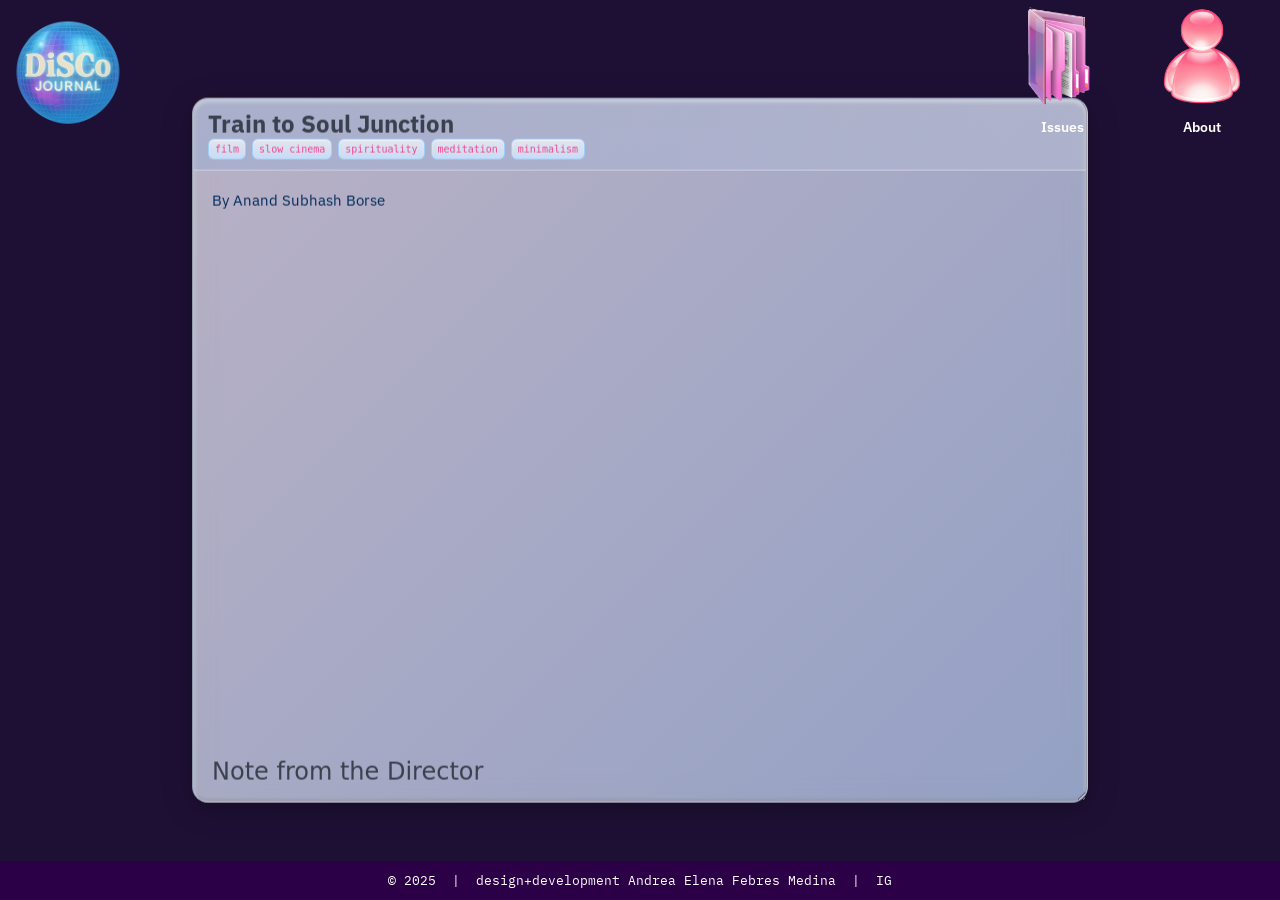
<file: issue-3/home/train-to-soul-junction.html>
<!DOCTYPE html>
<html lang="en">
<head>
    <meta charset="utf-8" />
    <title>Train to Soul Junction | Disco Journal</title>

    <meta http-equiv="X-UA-Compatible" content="IE=edge">
    <meta name="viewport" content="width=device-width, initial-scale=1">
        <meta name="generator" content="GravCMS" />
    <meta name="description" content="DiscoJournal is an independent archive of stories, interviews and essays exploring music, culture and design through fresh perspectives." />
    <meta name="keywords" content="Blog, " />
    <link href="https://fonts.googleapis.com/css2?family=IBM+Plex+Sans&display=swap" rel="stylesheet">
    <link href="https://fonts.googleapis.com/css2?family=IBM+Plex+Mono&display=swap" rel="stylesheet">
    <link rel="icon" type="image/png" href="../user/themes/disco/images/favicon.png" />
    <link rel="canonical" href="train-to-soul-junction.html" />

                        
            
    <link href="../user/plugins/markdown-notices/assets/notices.css" type="text/css" rel="stylesheet">
<link href="../user/plugins/form/assets/form-styles.css" type="text/css" rel="stylesheet">
<link href="../user/plugins/login/css/login.css" type="text/css" rel="stylesheet">
<link href="../user/themes/disco/css-compiled/spectre.min.css" type="text/css" rel="stylesheet">
<link href="../user/themes/disco/css-compiled/theme.min.css" type="text/css" rel="stylesheet">
<link href="../user/themes/disco/css/custom.css" type="text/css" rel="stylesheet">
<link href="../user/themes/disco/css/line-awesome.min.css" type="text/css" rel="stylesheet">

    <script src="../system/assets/jquery/jquery-3.x.min.js"></script>

</head>
<body id="top" class=" header-fixed header-animated sticky-footer">
    <div id="page-wrapper">
            <section id="header" class="section">
            <section class="container grid-xl">
                <nav class="navbar">
                    <section class="navbar-section logo">
                        <a class="navbar-brand" href="../index.html">
  <img src="../user/themes/disco/images/disco-logo.png" alt="Disco Journal" />
</a>
                    </section>
                    <section class="navbar-section desktop-menu">

                        <nav class="dropmenu animated">
                                                    
<ul >
                <li>
      <a href="../issues.html" class="">
        <span class="nav-icon">
                                    <img src="../user/themes/disco/images/icon-issues.png" alt="Issues">
                    </span>
        <span class="nav-label">Issues</span>
      </a>

          </li>
          <li>
      <a href="../about.html" class="">
        <span class="nav-icon">
                                    <img src="../user/themes/disco/images/icon-about.png" alt="About">
                    </span>
        <span class="nav-label">About</span>
      </a>

          </li>
  
</ul>

                                                </nav>

                        
                    </section>
                </nav>
            </section>
        </section>
        <div class="mobile-menu">
            <div class="button_container" id="toggle">
                <span class="top"></span>
                <span class="middle"></span>
                <span class="bottom"></span>
            </div>
        </div>
    
    
        <section id="start">
          <div class="finestra1 is-open" id="articolo-pagina" role="dialog" aria-modal="true" aria-labelledby="articolo-title">
    <div class="finestra-header" data-drag-handle>
      <div class="header-top">
        <h2 id="articolo-title">Train to Soul Junction</h2>
      </div>

              <div class="header-tags">
                      <span class="tag">film</span>
                      <span class="tag">slow cinema</span>
                      <span class="tag">spirituality</span>
                      <span class="tag">meditation</span>
                      <span class="tag">minimalism</span>
                  </div>
          </div>

    <div class="finestra-content">
      <p>By Anand Subhash Borse </p>
<div style="position:relative;width:100%;padding-bottom:56.25%;height:0;overflow:hidden;">
  <iframe
    src="https://www.youtube.com/embed/ykLbtGzsFR0?si=EU_bae130PsvQRy8"
    title="YouTube video player"
    style="position:absolute;top:0;left:0;width:100%;height:100%;border:0;"
    allow="accelerometer; autoplay; clipboard-write; encrypted-media; gyroscope; picture-in-picture; web-share"
    allowfullscreen>
  </iframe>
</div>
<h4>Note from the Director</h4>
<p>Anand Subhash Borse</p>
<p>Train to Soul Junction is an invitation to slow down and ponder over things that pass by unnoticed. What are we looking for? Is there anything to look for out there in the world? Are the desires we so vehemently chase even our own desires? Or are our dreams and desires being sold to us? Who are we? Where have we come from? Where are we heading? What do we do? Life is between the moments we think we live for. The beauty of life lies in things we do not actually worry about. The beauty of life lies in things we don’t dream of. It is in the things that are around us…we just need to open our eyes and see…the answers are already around us!</p>
<h4>Biography</h4>
<p>Anand Subhash Borse is an independent researcher based in London. He believes that life is beautiful, and entrusts in the medium of cinema to poignantly capture such a mantra. Led by a deep spiritual curiosity, Anand views film as a window into an inner dimension. This passion drives his ongoing research, exploring cinema not just as entertainment but as a means for meaningful personal reflection and profound spiritual connection.</p>
<h4>Note from the Producer</h4>
<p>April Wei-West
<br><br>
Surrounded by the constant spell of dizzyingly absurd noise, how do we attain some spiritual reprise? We are so heavy-burdened with the deterriotorialising forces capitalist desire that any sense of peace – personally and communally – seems out of reach. It is a state of neoliberal paralysis that has fogged up that machine of very cognition, of creativity, of legitimately engaging with the world. Should we not be able to slow this rushing of the train that is pummelling towards some doomed fate, we can at least guide the train to pause at the “soul junction.”
In this film, slow cinema is employed to open up this possibility. Slowness as a solution offered to excess of speed is not an indication of regression, but rather the curation of space for meaningful contemplation found within the very rush of exacting over stimuli embedded in the post-digital everyday. Slow cinema decisively plays with attention and boredom as a means for meditation, stimulating clarity of mind–body constitution. It encourages a base level of physical wellbeing that can be a foundation for an ethics of care to be extended into critical questioning of power and desire configured in our contemporary political economies. </p>
    </div>
  </div>
        </section>

    </div>

            <section id="footer" class="footer">
  <div class="container grid-xl">
    <p>
      &copy; 2025 &nbsp;|&nbsp; 
      design+development Andrea Elena Febres Medina &nbsp;|&nbsp;
      <a href="https://www.instagram.com/discojournal/" target="_blank" rel="noopener">IG</a> 
    </p>
  </div>
</section>
    
        <div class="mobile-container">
        <div class="overlay" id="overlay">
            <div class="mobile-logo">
                <a class="navbar-brand" href="../index.html">
  <img src="../user/themes/disco/images/disco-logo.png" alt="Disco Journal" />
</a>
            </div>
            <nav class="overlay-menu">
                
<ul class="tree">
                <li>
      <a href="../issues.html" class="">
        <span class="nav-icon">
                                    <img src="../user/themes/disco/images/icon-issues.png" alt="Issues">
                    </span>
        <span class="nav-label">Issues</span>
      </a>

          </li>
          <li>
      <a href="../about.html" class="">
        <span class="nav-icon">
                                    <img src="../user/themes/disco/images/icon-about.png" alt="About">
                    </span>
        <span class="nav-label">About</span>
      </a>

          </li>
  
</ul>

            </nav>
        </div>
    </div>
    
    <script src="../user/themes/disco/js/jquery.treemenu.js"></script>
<script src="../user/themes/disco/js/site.js"></script>


</body>
</html>
</file>
<file: issue-3/user/plugins/markdown-notices/assets/notices.css>
.notices {
    padding: 1px 1px 1px 30px;
    margin: 15px 0;
}

.notices p {

}

.notices.yellow {
    border-left: 10px solid #f0ad4e;
    background: #fcf8f2;
    color: #df8a13;
}

.notices.red {
    border-left: 10px solid #d9534f;
    background: #fdf7f7;
    color: #b52b27;
}

.notices.blue {
    border-left: 10px solid #5bc0de;
    background: #f4f8fa;
    color: #28a1c5;
}

.notices.green {
    border-left: 10px solid #5cb85c;
    background: #f1f9f1;
    color: #3d8b3d;
}
</file>
<file: issue-3/user/plugins/form/assets/form-styles.css>
﻿.form-group.has-errors{background:rgba(255,0,0,.05);border:1px solid rgba(255,0,0,.2);border-radius:3px;margin:0 -5px;padding:0 5px}.form-errors{color:#b52b27}.form-honeybear{display:none;position:absolute !important;height:1px;width:1px;overflow:hidden;clip-path:rect(0px, 1px, 1px, 0px)}.form-errors p{margin:0}.form-input-file input{display:none}.form-input-file .dz-default.dz-message{position:absolute;text-align:center;left:0;right:0;top:50%;transform:translateY(-50%);margin:0}.form-input-file.dropzone{position:relative;min-height:70px;border-radius:3px;margin-bottom:.85rem;border:2px dashed #ccc;color:#aaa;padding:.5rem}.form-input-file.dropzone .dz-preview{margin:.5rem}.form-input-file.dropzone .dz-preview:hover{z-index:2}.form-input-file.dropzone .dz-preview .dz-image img{margin:0}.form-input-file.dropzone .dz-preview .dz-remove{font-size:16px;position:absolute;top:3px;right:3px;display:inline-flex;height:20px;width:20px;background-color:red;justify-content:center;align-items:center;color:#fff;font-weight:bold;border-radius:50%;cursor:pointer;z-index:20}.form-input-file.dropzone .dz-preview .dz-remove:hover{background-color:darkred;text-decoration:none}.form-input-file.dropzone .dz-preview .dz-error-message{min-width:140px;width:auto}.form-input-file.dropzone .dz-preview .dz-image,.form-input-file.dropzone .dz-preview.dz-file-preview .dz-image{border-radius:3px;z-index:1}.filepond--root.form-input{min-height:7rem;height:auto;overflow:hidden;border:0}.form-tabs .tabs-nav{display:flex;padding-top:1px;margin-bottom:-1px}.form-tabs .tabs-nav a{flex:1;transition:color .5s ease,background .5s ease;cursor:pointer;text-align:center;padding:10px;display:flex;align-items:center;justify-content:center;border-bottom:1px solid #ccc;border-radius:5px 5px 0 0}.form-tabs .tabs-nav a.active{border:1px solid #ccc;border-bottom:1px solid rgba(0,0,0,0);margin:0 -1px}.form-tabs .tabs-nav a.active span{color:#000}.form-tabs .tabs-nav span{display:inline-block;line-height:1.1}.form-tabs.subtle .tabs-nav{margin-right:0 !important}.form-tabs .tabs-content .tab__content{display:none;padding-top:2rem}.form-tabs .tabs-content .tab__content.active{display:block}.checkboxes{display:inline-block}.checkboxes label{display:inline;cursor:pointer;position:relative;padding:0 0 0 20px;margin-right:15px}.checkboxes label:before{content:"";display:inline-block;width:20px;height:20px;left:0;margin-top:0;margin-right:10px;position:absolute;border-radius:3px;border:1px solid #e6e6e6}.checkboxes input[type=checkbox]{display:none}.checkboxes input[type=checkbox]:checked+label:before{content:"✓";font-size:20px;line-height:1;text-align:center}.checkboxes.toggleable label{margin-right:0}.form-field-toggleable .checkboxes.toggleable{margin-right:5px;vertical-align:middle}.form-field-toggleable .checkboxes+label{display:inline-block}.switch-toggle{display:inline-flex;overflow:hidden;border-radius:3px;line-height:35px;border:1px solid #ccc}.switch-toggle input[type=radio]{position:absolute;visibility:hidden;display:none}.switch-toggle label{display:inline-block;cursor:pointer;padding:0 15px;margin:0;white-space:nowrap;color:inherit;transition:background-color .5s ease}.switch-toggle input.highlight:checked+label{background:#333;color:#fff}.switch-toggle input:checked+label{color:#fff;background:#999}.signature-pad{position:relative;display:-webkit-box;display:-ms-flexbox;display:flex;-webkit-box-orient:vertical;-webkit-box-direction:normal;-ms-flex-direction:column;flex-direction:column;font-size:10px;width:100%;height:100%;max-width:700px;max-height:460px;border:1px solid #f0f0f0;background-color:#fff;padding:16px}.signature-pad--body{position:relative;-webkit-box-flex:1;-ms-flex:1;flex:1;border:1px solid #f6f6f6;min-height:100px}.signature-pad--body canvas{position:absolute;left:0;top:0;width:100%;height:100%;border-radius:4px;box-shadow:0 0 5px rgba(0,0,0,.02) inset}.signature-pad--footer{color:#c3c3c3;text-align:center;font-size:1.2em}.signature-pad--actions{display:-webkit-box;display:-ms-flexbox;display:flex;-webkit-box-pack:justify;-ms-flex-pack:justify;justify-content:space-between;margin-top:8px}[data-grav-field=array] .form-row{display:flex;align-items:center;margin-bottom:.5rem}[data-grav-field=array] .form-row>input,[data-grav-field=array] .form-row>textarea{margin:0 .5rem;display:inline-block}.form-data.basic-captcha .form-input-wrapper{border:1px solid #ccc;border-radius:5px;display:flex;overflow:hidden}.form-data.basic-captcha .form-input-prepend{display:flex;color:#333;background-color:#ccc;flex-shrink:0}.form-data.basic-captcha .form-input-prepend img{margin:0}.form-data.basic-captcha .form-input-prepend button>svg{margin:0 8px;width:18px;height:18px}.form-data.basic-captcha input.form-input{border:0}/*# sourceMappingURL=form-styles.css.map */
</file>
<file: issue-3/user/plugins/login/css/login.css>
#grav-login {
    max-width: 30rem;
    margin: 5rem auto;
    background: #fcfcfc;
    border: 4px solid #eee;
    border-radius: 4px;
    padding: 1rem 3rem 3rem 3rem;
    text-align: center;
}

#grav-login .form-actions {
    text-align: right;
}

#grav-logout {
    position: absolute;
    bottom: 5px;
    right: 5px;
}

.alert.info {
    color: #27ae60;
}

.alert.error {
    color: #e74c3c;
}

#grav-login p {
    font-size: small;
    margin: 1rem 0;
    padding: 0;
    text-align: center;
}
#grav-login .form-actions p {
    margin-bottom: 0;
}

#grav-login .button {
    vertical-align: middle;
}

#grav-login .delimiter {
    display: block;
    font-size: 1.6rem;
    letter-spacing: 1px;
    line-height: 1.6rem;
    position: relative;
    text-transform: uppercase;
    margin: 1rem 0;
}

#grav-login .delimiter:after,
#grav-login .delimiter:before {
    background-color: #777777;
    content: "";
    height: 1px;
    position: absolute;
    top: 0.8rem;
    width: 40%;
}
#grav-login .delimiter:before {
    background-image: -moz-linear-gradient(right center , #777777, #ffffff);
    left: 0;
}
#grav-login .delimiter:after {
    background-image: -moz-linear-gradient(left center , #777777, #ffffff);
    right: 0;
}

#grav-login .rememberme {
    display: inline-block;
    float: left;
    padding: 7px 0;
    vertical-align: middle;
}

#grav-login .rememberme label {
    font-weight: inherit;
    display: inline;
}

.login-status {
    white-space: nowrap;
    vertical-align: middle;
}
</file>
<file: issue-3/user/themes/disco/css/custom.css>
:root {
  --violet: #2B0047;   
  --fuchsia: #ff2ed1; 
  --ink: #ffffff;     
  --z-menu: 2147483600;  
  --z-modal: 2147483000;  
}

.is-justify { text-align: justify; color: red; }

#header .logo img { height: 120px !important; }
body { font-family: 'IBM Plex Mono', monospace; }
.mobile-menu { z-index: 9999; }
#body-wrapper .container { padding: 0; }
.container.grid-xl { max-width: 100vw; }
section.section { padding-right: 0rem; padding-left: 0rem; }

.header-fixed #body-wrapper { padding-top: 0; }
#header {
  background: transparent !important;
  box-shadow: none;
  border-bottom: 0;
  font-family: 'IBM Plex Sans', sans-serif;
}
section.navbar-section.desktop-menu a {
  display: flex; flex-direction: column; align-items: center; text-decoration: none;
}
.navbar-section.desktop-menu a {
  color: #ffffff !important; font-weight: 600 !important; text-decoration: none;
  transition: color 0.2s ease, text-shadow 0.2s ease;
}
.navbar-section.desktop-menu a:hover { color: var(--fuchsia) !important; text-shadow: 0 0 6px rgba(0,0,0,0.6); }
.header-fixed #header { z-index: 9999; }
#header .navbar-section { height: auto; }

.nav-icon img { width: 100px; height: auto; margin-bottom: 0.2rem; }
a .icon-label {
  color: #ffffff !important; font-weight: 600 !important; text-decoration: none !important;
  transition: color 0.2s ease, text-shadow 0.2s ease;
}
a:hover { text-shadow: 0 0 6px rgba(0,0,0,0.2); text-decoration: none !important; }
a:active {color: var(--fuchsia);}
.background-layer, .overlay-h { display: none; }

body.home .background-layer {
  display: block;
  position: fixed;
  inset: 0;
  background: url('../images/background.png') center center no-repeat;
  background-size: cover;
  z-index: 0;
}
body.home .overlay-h {
  display: block;
  position: fixed;
  inset: 0;
  background: rgba(0, 0, 0, 0.4);
  z-index: 1;         
  pointer-events: none;
}

.home-icons {
  position: relative;
  height: 100vh;
  width: 100vw;                  
  overflow: hidden;
  background-size: cover;
  z-index: 2 !important;         
}
@keyframes float {
  0%   { transform: translateY(0) rotate(0deg) scale(1); }
  25%  { transform: translateY(-10px) rotate(-2deg) scale(1.05); }
  50%  { transform: translateY(-20px) rotate(2deg) scale(1); }
  75%  { transform: translateY(-10px) rotate(-1deg) scale(0.95); }
  100% { transform: translateY(0) rotate(0) scale(1); }
}
.home-icons a.icon {
  position: absolute;
  display: block;
  width: 150px;
  height: auto;
  text-align: center;
  -webkit-filter: drop-shadow(10px 10px 10px #1e1035a5);
  filter: drop-shadow(10px 10px 10px #1e1035b4);
  animation: float 6s ease-in-out infinite;
}
.home-icons a.icon:hover {
  transition: opacity 0.5s ease, visibility 0s linear 0.3s, transform 0.5s ease;
  transform: scale(1.1);
  -webkit-filter: drop-shadow(5px 5px 5px #1e1035a5);
  filter: drop-shadow(5px 5px 5px #1e1035b4);
}

/* Posizioni */
.home-icons a.icon1 { top: 18%; left: 10%; animation-delay: 0s; }
.home-icons a.icon2 { top: 20%; left: 80%; animation-delay: 1s; }
.home-icons a.icon3 { top: 55%; left: 15%; animation-delay: 2s; }
.home-icons a.icon4 { top: 60%; left: 80%; animation-delay: 3s; }
.home-icons a.icon5 { bottom: 35%; left: 35%; animation-delay: 4s; }
.home-icons a.icon6 { bottom: 60%; left: 50%; animation-delay: 5s; }
.home-icons a.icon7 { bottom: 30%; left: 55%; animation-delay: 1s; }

.home-icons img { width: 100%; height: auto; }

/* Disattiva click sulle icone quando menu o modale è aperto */
body.mobile-nav-open .home-icons,
body.has-window-open .home-icons { pointer-events: none !important; }

/* -------------------- */
/* Article              */
/* -------------------- */
.article-wrapper {
  padding-top: 15vh;
  background-color: #1E1035;
  display: flex; justify-content: center; align-items: center;
}

.tags { margin-top: 1rem; font-size: 0.85rem; }
.tag { display: inline-block; color: #F44690; font-family: monospace; }
.finestra-content { overflow: auto; -webkit-overflow-scrolling: touch; }

.finestra {
  visibility: hidden;
  transition: opacity 0.3s ease, visibility 0s linear 0.3s;
  width: 70vw; max-width: 90%;
  background: linear-gradient(135deg, rgba(255, 255, 255, 0.6), rgba(180, 220, 255, 0.6));
  backdrop-filter: blur(15px) saturate(160%);
  -webkit-backdrop-filter: blur(14px) saturate(160%);
  border: 2px groove rgba(255, 255, 255, 0.4);
  border-radius: 16px;
  box-shadow:
    0 6px 30px rgba(0, 0, 0, 0.3),
    inset 0 2px 4px rgba(255, 255, 255, 0.5),
    inset 0 -1px 3px rgba(0, 0, 0, 0.2);
  position: fixed !important;
  top: 50% !important; left: 50% !important;
  transform: translate(-50%, -50%) translate(var(--dx, 0), var(--dy, 0)) !important;
  z-index: calc(var(--z-modal) + 1) !important;
  font-family: 'IBM Plex Sans', sans-serif;
  color: #1E1035;
  overflow: hidden; resize: both; overflow: auto;
}

.finestra1 {
  width: 70vw; max-width: 90%;
  background: linear-gradient(135deg, rgba(255, 255, 255, 0.6), rgba(180, 220, 255, 0.6));
  backdrop-filter: blur(15px) saturate(160%);
  -webkit-backdrop-filter: blur(14px) saturate(160%);
  border: 2px groove rgba(255, 255, 255, 0.4);
  border-radius: 16px;
  box-shadow:
    0 6px 30px rgba(0, 0, 0, 0.3),
    inset 0 2px 4px rgba(255, 255, 255, 0.5),
    inset 0 -1px 3px rgba(0, 0, 0, 0.2);
  font-family: 'IBM Plex Sans', sans-serif;
  position: fixed !important;
  top: 50% !important; left: 50% !important;
  transform: translate(-50%, -50%);
  color: #1E1035;
  overflow: hidden; resize: both; overflow: auto;
}
#page-wrapper {
  background-color: #1E1035;
}
.finestra.open { opacity: 1; visibility: visible; transition-delay: 0s; }
.finestra:not(.active){ opacity: 0.7; }
.finestra.is-dragging { transition: none !important; }
.finestra { right: auto !important; bottom: auto !important; }

.finestra-header, .article-header {
  background: linear-gradient(to right, rgba(180, 220, 255, 0.3), rgba(255, 255, 255, 0.3));
  border-bottom: 1px solid rgba(255, 255, 255, 0.4);
  padding: 10px 14px; width: 100%;
  display: block; flex-direction: row; align-items: center; justify-content: flex-start;
  font-size: 14px; color: #1E1035; cursor: move; text-align: left;
}
.finestra-header h2 {
  order: 0; margin: 0; font-size: 1.2rem; font-weight: bold;
  font-family: 'IBM Plex Sans', sans-serif;
  margin-right: 12px;
}
.finestra-header .tags,
.finestra-header .header-tags {
  order: 1; margin: 0; margin-right: auto;
  display: flex; gap: 6px; flex-wrap: wrap;
}
.finestra .close {
  order: 2; margin-left: 12px; margin-right: 0;
  background: radial-gradient(circle, #fc63a5, #ec3987);
  border: none; border-radius: 50%; width: 22px; height: 22px;
  color: rgb(255, 221, 221); font-weight: bold; font-size: 14px;
  text-align: center; line-height: 22px;
  box-shadow: 0 0 4px rgba(0, 0, 0, 0.3), inset 0 1px 2px rgba(255, 255, 255, 0.6);
  cursor: pointer;
}
.finestra .close:hover { background: radial-gradient(circle, #FFE9EB, #ffd2d6); color: #ec3987; }

.finestra-header .tag, .article-header .tag {
  background: linear-gradient(to bottom, #ffffffaa, #d0e9ffcc);
  border-radius: 6px; padding: 2px 6px; font-size: 0.5rem;
  border: 1px solid #a0cfff; color: #F44690;
  box-shadow: inset 0 1px 1px rgba(255, 255, 255, 0.8);
}

.finestra-content {
  display: flex; flex-direction: column; padding: 18px; font-size: 15px; line-height: 1.6;
  max-height: 70vh; overflow-y: auto; background: rgba(255, 255, 255, 0.2); color: #002b5b;
}
.finestra-content > p { display: flex; flex-direction: column; }

#footer.footer {
  position: fixed; bottom: 0; left: 0; width: 100%;
  text-align: center; padding: 0.5rem 1rem; font-size: 0.7rem; z-index: 100;
}
body.home #footer.footer { background: transparent; color: #fff; }
body:not(.home) #footer.footer { background: #2B0047; color: #fff; }
#footer.footer a { color: inherit; text-decoration: none; }
#footer.footer a:hover { text-decoration: underline; }
#footer > div > p { margin-bottom: 0; }

body.issues {
  background: var(--violet);
  color: var(--ink);
  font-family: 'IBM Plex Sans', sans-serif;
}
.issues-grid {
  display: grid; grid-template-columns: repeat(2, 1fr);
  gap: 1.5rem; max-width: 900px; margin: 0 auto;
  padding: 4rem 2rem; overflow: visible; touch-action: pan-y;
}
.issue a {
  display: flex; flex-direction: column; align-items: stretch; text-decoration: none; color: var(--ink);
  border: 1px solid var(--fuchsia); border-radius: 16px; background: rgba(0, 0, 0, 0.25);
  box-shadow: 0 6px 16px rgba(0,0,0,0.25); overflow: hidden;
  transition: transform 0.18s ease, box-shadow 0.18s ease, border-color 0.18s ease;
  background: linear-gradient(135deg, rgba(255, 255, 255, 0.6), rgba(180, 220, 255, 0.6));
  backdrop-filter: blur(15px) saturate(160%);
  -webkit-backdrop-filter: blur(14px) saturate(160%);
  border: 2px groove rgba(255, 255, 255, 0.4);
  border-radius: 16px;
  box-shadow:
    0 6px 30px rgba(0, 0, 0, 0.3),
    inset 0 2px 4px rgba(255, 255, 255, 0.5),
    inset 0 -1px 3px rgba(0, 0, 0, 0.2);
  font-family: 'IBM Plex Sans', sans-serif;
  color: #1E1035;
  height: 100%;
}
.issue a h2 {
  order: -1; margin: 0; padding: 0.75rem 1rem; font-size: 1.125rem; font-weight: 600; text-align: center;
  color: var(--fuchsia); background: rgba(255,255,255,0.06); border-bottom: 1px solid var(--fuchsia);
}
.issue a img {
  width: 100%; height: auto; display: block;
  -webkit-user-drag: none; user-select: none; -webkit-user-select: none; pointer-events: none;
}
.issue a:hover, .issue a:focus-visible {
  border-color: white; color: white; transform: translateY(-2px); box-shadow: 0 10px 24px rgba(0,0,0,0.32);
}
.issue a:hover h2, .issue a:focus-visible h2 { color: white; text-decoration: underline; border-bottom: 1px solid white; }

#overlay {
  position: fixed !important;
  inset: 0 !important;
  visibility: hidden;
  width: 100%;
  height: 0;
  transition: opacity .5s, visibility .5s, height .35s;
  opacity: 0;
  background: var(--violet);
  z-index: var(--z-menu) !important;
  pointer-events: auto;
}
#overlay.open {
  visibility: visible;
  height: 100%;
  opacity: 1;
}
.treemenu li > a,
#overlay .treemenu li > a,
#overlay nav a,
.nav a,
.menu a {
  display: flex; align-items: center; gap: 10px;
  min-height: 44px; line-height: 1.2;
}
.treemenu li a:hover { text-decoration: none; color: white !important; }
.treemenu li a { text-decoration: none; color: var(--fuchsia) !important; }
.treemenu li { background: none; }
.treemenu.treemenu-root { margin: 5rem 0; }
.treemenu li.tree-empty > .toggler { cursor: default; opacity: 0; }

/* Overlay generico */
.overlay { z-index: 999; }
body.mobile-nav-open { overflow: hidden; }

#finestra-overlay {
  position: fixed; inset: 0;
  z-index: var(--z-modal) !important;
  background: transparent;
}

body.about {
  background-color: #2B0047 !important;
  color: #ffffff !important;
  font-family: 'IBM Plex Sans', sans-serif !important;
  font-size: 2rem;
}
body.about #body-wrapper > section {
  padding: 200px 5rem !important;
}
@media (max-width: 720px) {
  body.about #body-wrapper > section { padding: 120px 1.5rem !important; }
}
body.about h1,
body.about h2,
body.about h3,
body.about p,
body.about li { color: #ffffff !important; }
body.about a { color: #ff2ed1 !important; text-decoration: none; }
body.about a:hover, body.about a:focus { color: #ffffff !important; text-decoration: underline; }
body.about .background-layer,
body.about .overlay-h { display: none !important; }

#footer > div > p {
  font-size: small; 
}

@media (max-width: 720px) {
  .issues-grid { grid-template-columns: 1fr; gap: 1rem; padding: 3rem 1.25rem; }
  .home-icons a.icon1 { top: 18%; left: 5%; }
  .home-icons a.icon2 { top: 10%; left: 70%; }
  .home-icons a.icon3 { top: 48%; left: 7%; }
  .home-icons a.icon4 { top: 50%; left: 70%; }
  .home-icons a.icon5 { bottom: 40%; left: 40%; }
  .home-icons a.icon6 { bottom: 70%; left: 40%; }
  .home-icons a.icon7 { bottom: 15%; left: 40%; }
  .home-icons a.icon { width: 100px; }
  #header .logo img { height: 80px !important; }
  .finestra { width: 90vw; }
  #footer > div > p { font-size: x-small; }
}

/* -------------------- */
/* Header top + buttons */
/* -------------------- */
.header-top {
  display: flex;
  justify-content: space-between; /* titolo/tag a sx, pulsanti a dx */
  align-items: flex-start;        /* allinea in alto */
  gap: 10px;
}

/* Contenitore pulsanti (↗ e ✕) quando presenti */
.header-buttons {
  display: flex;
  align-items: center;
  gap: 8px;
}

/* Stile del link “apri pagina” ↗ nei MODALI (se presente) */
.header-buttons .open-page {
  display: inline-flex;
  align-items: center;
  justify-content: center;
  width: 28px; height: 28px;
  font-size: 18px;
  text-decoration: none;
  color: inherit;
  cursor: pointer;
  opacity: 0.8;
  transition: opacity 0.2s ease, transform 0.1s ease;
}
.header-buttons .open-page:hover { opacity: 1; }
.header-buttons .open-page:active { transform: scale(0.95); }

/* Riassegno stile al bottone close dentro il gruppo pulsanti */
.header-buttons .close {
  background: none;
  border: none;
  font-size: 14px;
  cursor: pointer;
  color: inherit;
  opacity: 0.8;
  transition: opacity 0.2s ease, transform 0.1s ease;
}
.header-buttons .close:hover { opacity: 1; }
.header-buttons .close:active { transform: scale(0.95); }

/* FIX: niente override a block — deve rimanere flex come sopra */
 /* .finestra-header { display: block; }  RIMOSSO */
</file>
<file: issue-3/user/themes/disco/css-compiled/theme.min.css>
html{height:100%}#body-wrapper .container{padding:2rem 0 2rem}.header-fixed #body-wrapper{padding-top:4rem}.header-fixed .hero+#start>#body-wrapper{padding-top:0}section.section{position:relative;padding-right:1rem;padding-left:1rem}.overlay-dark,.overlay-dark-gradient,.overlay-light,.overlay-light-gradient{z-index:0}.hero{display:-ms-flexbox;display:flex;padding-top:6rem;padding-bottom:7rem;background-position:center;background-size:cover;-ms-flex-align:center;align-items:center;-ms-flex-pack:center;justify-content:center}.hero h1{font-size:4rem;color:#242931}.hero h2{font-size:2.5rem;color:rgba(36,41,49,.8)}.hero.hero-fullscreen{min-height:100vh}.hero.hero-large{min-height:500px}.hero.hero-medium{min-height:400px}.hero.hero-small{min-height:110px}.hero.hero-tiny{min-height:8rem}.header-fixed .hero{background-position:50% 0}@media (max-width:840px){.hero h1{font-size:3rem}.hero h2{font-size:1.75rem}}@media (max-width:600px){.hero h1{font-size:2rem}.hero h2{font-size:1.25rem}}.hero.text-light h1{color:#fff}.hero.text-light h2{color:rgba(255,255,255,.8)}.hero p{font-size:.9rem;font-weight:300}.hero #to-start{font-size:2rem;position:absolute;bottom:10px;display:inline-block;cursor:pointer}.image-overlay{position:absolute;z-index:-1;top:0;right:0;bottom:0;left:0}.overlay-light .image-overlay{background:rgba(255,255,255,.4)}.overlay-light-gradient .image-overlay{background:linear-gradient(to bottom,rgba(255,255,255,.5),rgba(255,255,255,.2))}.overlay-dark .image-overlay{background:rgba(0,0,0,.4)}.overlay-dark-gradient .image-overlay{background:linear-gradient(to bottom,rgba(0,0,0,.5),rgba(0,0,0,.2))}html{font-size:16px}@media screen and (min-width:480px){html{font-size:calc(16px + 4 * ((100vw - 480px)/ 800))}}@media screen and (min-width:1280px){html{font-size:20px}}h1,h2,h3,h4,h5,h6{font-family:-apple-system,system-ui,BlinkMacSystemFont,'Segoe UI',Roboto,'Helvetica Neue',sans-serif;margin-top:2rem;color:#3a414e}.h1,h1{font-size:3rem}.h2,h2{font-size:1.8rem}.h6,h6{font-weight:400}.title-center h1,.title-center h2{text-align:center}.title-h1h2 h1{font-weight:100;line-height:1.1;margin-bottom:0}.title-h1h2 h1 bold,.title-h1h2 h1 strong{font-weight:400}.title-h1h2 h1+h2{line-height:1.1;margin-top:0}.title-center h1+h2,.title-h1h2 h1+h2{font-weight:700;margin-bottom:50px}a:focus{outline:0!important;box-shadow:none!important}img{max-width:100%}.table table{width:100%;border-spacing:0;border-collapse:collapse}pre code,pre.xdebug-var-dump{line-height:1.5;display:block;overflow-x:auto;padding:1rem!important;color:inherit;border-radius:2px;background:#fafafa}pre[class*=language-] code{overflow-x:initial;padding:0!important;border-radius:inherit}pre code:not(.hljs):not([class*=language-]){background:#f8f8f8}i.fa.fa-heart-o.pulse,i.fa.fa-heart.pulse{color:#920}b,strong{font-weight:700}.heavy{font-weight:700}.light{font-weight:200}.text-light{color:rgba(255,255,255,.8)}.text-light h1,.text-light h2,.text-light h3,.text-light h4,.text-light h5,.text-light h6{color:rgba(255,255,255,.9)}#error{position:relative;margin-top:5rem;text-align:center}#error .icon{font-size:50px}#messages{margin-bottom:1rem}#messages .icon{font-size:1rem}ol,ul{margin-left:1.6rem}ol ol,ol ul,ul ol,ul ul{margin-left:1.6rem}ul{list-style:disc outside}ol{list-style:decimal outside}.notices{margin:1.5rem 0}.notices p{margin:1rem 0}form .button-wrapper{margin-top:.75rem;margin-bottom:1rem}form span.required{font-size:1.2rem;font-weight:700;color:#e85600}form .form-input[type=range]{-webkit-appearance:slider-horizontal;-moz-appearance:slider-horizontal;appearance:slider-horizontal}form .form-input[type=range]:focus{border:none;box-shadow:none}form .form-group:not(.form-field-toggleable) .checkboxes{display:inherit}form .form-group:not(.form-field-toggleable) .checkboxes label{display:inherit;margin:inherit;padding:.1rem .4rem .1rem 1.2rem}form .form-group:not(.form-field-toggleable) .checkboxes label:before{display:none}#grav-login>form{max-width:350px;margin:2rem auto 0}#grav-login .form-label{display:none}#grav-login .form-data{margin:1rem 0}#grav-login .form-input{text-align:center}#grav-login .button-wrapper{text-align:right}#grav-login .button-wrapper .form-data.rememberme{float:left;margin:0}#grav-login .login-form button[type=submit]{color:#fff;border-color:#227ded;background:#3085ee}#grav-login .login-form button[type=submit]:focus,#grav-login .login-form button[type=submit]:hover{color:#fff;border-color:#1370e3;background:#1877ec}#grav-login .login-form button[type=submit].active,#grav-login .login-form button[type=submit]:active{color:#fff;border-color:#126bd9;background:#1372e7}#grav-login .twofa-form button[type=submit]:first-child{float:right;margin-left:4px;color:#fff;border-color:#227ded;background:#3085ee}#grav-login .twofa-form button[type=submit]:first-child:focus,#grav-login .twofa-form button[type=submit]:first-child:hover{color:#fff;border-color:#1370e3;background:#1877ec}#grav-login .twofa-form button[type=submit]:first-child.active,#grav-login .twofa-form button[type=submit]:first-child:active{color:#fff;border-color:#126bd9;background:#1372e7}.mobile-container{position:absolute;z-index:2;top:40%;left:0;margin:0 auto}.mobile-logo img,.mobile-logo svg{height:42px;margin-top:.7rem;margin-left:1.4rem}.mobile-logo img path,.mobile-logo svg path{fill:#fff}.mobile-menu{z-index:3;top:0;right:0;display:none}.header-fixed .mobile-menu{position:fixed}@media (max-width:840px){.mobile-menu{display:block}}.mobile-menu .button_container{position:absolute;z-index:100;top:1.3rem;right:1rem;width:28px;height:24px;cursor:pointer;transition:opacity .25s ease,top .5s ease}.mobile-menu .button_container:hover{opacity:.7}.mobile-menu .button_container.active{position:fixed}.mobile-menu .button_container.active .top{transform:translateY(8px) translateX(0) rotate(45deg);background:#fff}.mobile-menu .button_container.active .middle{opacity:0;background:#fff}.mobile-menu .button_container.active .bottom{transform:translateY(-8px) translateX(0) rotate(-45deg);background:#fff}.mobile-menu .button_container span{position:absolute;top:0;left:0;width:100%;height:4px;cursor:pointer;transition:all .35s ease;border:none;background:#3085ee}.mobile-menu .button_container span:nth-of-type(2){top:8px}.mobile-menu .button_container span:nth-of-type(3){top:16px}.overlay{position:fixed;top:0;left:0;visibility:hidden;width:100%;height:0;transition:opacity .35s,visibility .35s,height .35s;opacity:0;background:#000}.overlay.open{visibility:visible;height:100%;opacity:.95}.overlay nav{position:relative;margin:0 auto;text-align:center}.overlay-menu{overflow-y:scroll;height:calc(100% - 90px)}.overlay-menu>.tree{text-align:left}.treemenu.treemenu-root{margin:1rem}.treemenu li{line-height:1.2rem;margin:0 0 1px;padding:5px 0;list-style:none;background:rgba(102,113,137,.1)}.treemenu li a{font-size:1rem;display:block;margin-left:1.2rem}.treemenu li a.active,.treemenu li a:focus,.treemenu li a:hover{text-decoration:none;color:#3e8def!important}.treemenu ul{margin:0 0 0 1rem}.treemenu .toggler{font-size:1.1rem;line-height:1rem;float:left;padding-left:5px;cursor:pointer;vertical-align:top}.treemenu .toggler:before{display:inline-block;margin-right:2pt}.treemenu li.tree-empty>.toggler{cursor:default;opacity:.3}.treemenu li.tree-empty>.toggler:before{content:'\2022'}.treemenu li.tree-closed>.toggler:before{content:'+'}.treemenu li.tree-opened>.toggler:before{content:'\2212'}.mobile-nav-open{overflow-y:hidden}#header,#header .logo img,#header .logo svg,#header .navbar-section,.default-animation,.modular-features .feature-icon,.modular-features.small .feature-icon i{transition:all .5s ease}.pulse{transform-origin:70% 70%;animation-name:pulse_animation;animation-duration:2s;animation-timing-function:linear;animation-iteration-count:infinite}@keyframes pulse_animation{0%{transform:scale(1)}30%{transform:scale(1)}40%{transform:scale(1.08)}50%{transform:scale(1)}60%{transform:scale(1)}70%{transform:scale(1.05)}80%{transform:scale(1)}100%{transform:scale(1)}}#header{font-size:.7rem;font-weight:700;width:100%;height:4rem;color:#454d5d;border-bottom:1px solid rgba(172,179,194,.2);background:#fff}#header a{color:#454d5d}#header .logo svg path{fill:#222}.header-dark #header:not(.scrolled){color:#fff;background:#222}.header-dark #header:not(.scrolled) a{color:rgba(255,255,255,.7)!important}.header-dark #header:not(.scrolled) a.active{color:#fff!important}.header-dark #header:not(.scrolled) .dropmenu ul ul a{color:#454d5d!important}.header-dark #header:not(.scrolled) .logo svg path{fill:#fff}.header-dark.header-transparent #header:not(.scrolled){background:rgba(0,0,0,.05)}.header-transparent #header:not(.scrolled){background:rgba(255,255,255,.05)}#header .navbar-section{height:4rem}@media (max-width:840px){#header .navbar-section{margin-right:2rem}}@media (max-width:840px){#header .navbar-section.desktop-menu{display:none}}#header .logo img,#header .logo svg{display:inherit;height:42px}.header-fixed #header{position:fixed;z-index:2;top:0}body.header-fixed.header-animated #header.scrolled{height:2.3rem}body.header-fixed.header-animated #header.scrolled .navbar-section{height:2.3rem}body.header-fixed.header-animated #header.scrolled .logo img,body.header-fixed.header-animated #header.scrolled .logo svg{height:28px}body.header-fixed.header-animated #header.scrolled~.mobile-menu .button_container{top:.5rem}.login-status-wrapper{white-space:nowrap}body.sticky-footer{display:-ms-flexbox;display:flex;flex-direction:column;height:100%;min-height:100vh;-ms-flex-direction:column}body.sticky-footer #page-wrapper{-ms-flex:1 0 auto;flex:1 0 auto}#footer{padding:1rem 1rem 0;text-align:center;color:#acb3c2}@media (max-width:840px){.dropmenu{display:none}}.dropmenu ul{display:-ms-flexbox;display:flex;margin:0;white-space:nowrap}.dropmenu ul li{position:relative;margin:0}.dropmenu ul li a{display:block;padding:7px 30px 7px 20px;text-decoration:none}.dropmenu ul li a.active,.dropmenu ul li a:focus,.dropmenu ul li a:hover{color:#3085ee!important}.dropmenu ul li a:before{font-family:FontAwesome;display:inline-block;float:right;margin-right:-20px;content:'\f107';vertical-align:middle}.dropmenu ul li a:only-child{padding-right:20px}.dropmenu ul li a:only-child:before{content:''}.dropmenu ul li:hover>ul{display:block;visibility:visible}.dropmenu ul ul li a:before{content:'\f105'}.dropmenu ul ul{position:absolute;top:100%;visibility:hidden;list-style:none;background:#fff;box-shadow:0 3px 5px rgba(0,0,0,.1)}.dropmenu ul ul ul{position:absolute;top:0;left:100%}.dropmenu>ul>li{display:inline-block}.dropmenu.animated ul li{transition:background .7s,color .5s}.dropmenu.animated ul li:hover>ul{transform:translateY(0);opacity:1}.dropmenu.animated ul ul{transition:transform .3s,opacity .5s;transform:translateY(-10px);opacity:0}.extra-spacing:not(.col-12),:not(.col12)>.e-content{padding-right:1rem}@media (max-width:840px){.extra-spacing:not(.col-12),:not(.col12)>.e-content{padding-right:0}}#breadcrumbs{display:-ms-flexbox;display:flex;margin-top:-1rem;margin-bottom:1rem;padding-left:0;-ms-flex-align:center;align-items:center}#breadcrumbs i{display:none}#breadcrumbs a,#breadcrumbs span{padding:0 .5rem}#breadcrumbs a:first-child,#breadcrumbs span:first-child{padding-left:0}#breadcrumbs a:not(:first-child)::before,#breadcrumbs span:not(:first-child)::before{padding-right:1rem;content:'/';color:#e7e9ed}.blog-listing .bricklayer-column{padding-right:25px;padding-left:0}.blog-listing .card{margin-bottom:25px;border:0;box-shadow:0 10px 45px -9px rgba(0,0,0,.1)}.blog-listing .card-footer{text-align:right}.blog-listing .blog-date{font-size:13px}.content-title{margin-bottom:2rem}.content-title h2{margin-bottom:.5rem}.label{font-size:12px;text-transform:uppercase}ul.pagination{-ms-flex-pack:center;justify-content:center}.prev-next{margin-top:4rem}#sidebar ul.related-pages{z-index:1;padding:0;box-shadow:none}#sidebar ul.related-pages li{border-bottom:1px solid #e7e9ed}#sidebar ul.related-pages li:last-child{border-bottom:0}#sidebar ul.archives{margin-left:0;list-style:none}#sidebar ul.archives .label{vertical-align:text-top}.modular-hero #to-start{bottom:3.5rem}.modular-features{text-align:center}.modular-features.offset-box .frame-box{margin:-3rem -1.4rem 3rem;padding:1rem 1rem;background:#fff;box-shadow:0 0 75px 0 rgba(69,77,93,.1)}.modular-features.small .columns{margin-top:-1rem}.modular-features.small .column:hover .feature-icon i{color:#3085ee}.modular-features.small .feature-icon{display:block;-ms-flex-pack:left;justify-content:left}.modular-features.small .feature-icon i{font-size:70px;position:relative;top:auto;left:auto;display:inherit;margin:0 auto 1rem;transform:none;color:#acb3c2}.modular-features.small .feature-icon h6{text-transform:none}.modular-features .frame-box{padding:3rem 0}.modular-features .frame-box>p{max-width:600px;margin-right:auto;margin-left:auto}.modular-features .column{padding:1rem}.modular-features .column:hover .feature-icon{color:#acb3c2}.modular-features .column:hover .feature-icon h6{color:#3085ee}.modular-features .column:hover .feature-content{color:#667189}.modular-features .feature-icon{font-size:130px;position:relative;display:-ms-flexbox;display:flex;height:100px;margin:1rem 0;color:#e7e9ed;-ms-flex-align:center;align-items:center;-ms-flex-pack:center;justify-content:center}.modular-features .feature-icon i{position:absolute;top:50%;left:50%;transform:translateX(-50%) translateY(-50%)}.modular-features .feature-icon h6{font-weight:600;line-height:1;z-index:1;display:block;margin:0;text-transform:uppercase;color:#667189;background:#fff}.modular-features .feature-content{color:#acb3c2}.modular-text{padding-top:4rem;padding-bottom:4rem}.modular-text .columns.left{flex-direction:row-reverse;-ms-flex-direction:row-reverse}
</file>
<file: issue-3/user/themes/disco/css/line-awesome.min.css>
/*!
 *  Font Awesome 4.7.0 by @davegandy - http://fontawesome.io - @fontawesome
 *  License - http://fontawesome.io/license (Font: SIL OFL 1.1, CSS: MIT License)
 */.fa.fa-pull-left,.fa.pull-left{margin-right:.3em}.fa,.fa-stack{display:inline-block}.fa-fw,.fa-li{text-align:center}@font-face{font-family:FontAwesome;src:url(../fonts/line-awesome.eot%3Fv=4.7.0.html);src:url(../fonts/line-awesome.eot%3F.html) format('embedded-opentype'),url(../fonts/line-awesome.woff2%3Fv=4.7.0.html) format('woff2'),url(../fonts/line-awesome.woff%3Fv=4.7.0.html) format('woff'),url(../fonts/line-awesome.ttf%3Fv=4.7.0.html) format('truetype'),url(../fonts/line-awesome.svg%3Fv=4.7.0) format('svg');font-weight:400;font-style:normal}.fa{font:normal normal normal 14px/1 FontAwesome;font-size:inherit;text-rendering:auto;-webkit-font-smoothing:antialiased;-moz-osx-font-smoothing:grayscale}.fa-lg{font-size:1.33333333em;line-height:.75em;vertical-align:-15%}.fa-2x{font-size:2em}.fa-3x{font-size:3em}.fa-4x{font-size:4em}.fa-5x{font-size:5em}.fa-fw{width:1.28571429em}.fa-ul{padding-left:0;margin-left:2.14285714em;list-style-type:none}.fa.fa-pull-right,.fa.pull-right{margin-left:.3em}.fa-ul>li{position:relative}.fa-li{position:absolute;left:-2.14285714em;width:2.14285714em;top:.14285714em}.fa-li.fa-lg{left:-1.85714286em}.fa-border{padding:.2em .25em .15em;border:.08em solid #eee;border-radius:.1em}.fa-pull-left{float:left}.fa-pull-right,.pull-right{float:right}.pull-left{float:left}.fa-spin{-webkit-animation:fa-spin 2s infinite linear;animation:fa-spin 2s infinite linear}.fa-pulse{-webkit-animation:fa-spin 1s infinite steps(8);animation:fa-spin 1s infinite steps(8)}@-webkit-keyframes fa-spin{0%{-webkit-transform:rotate(0);transform:rotate(0)}100%{-webkit-transform:rotate(359deg);transform:rotate(359deg)}}@keyframes fa-spin{0%{-webkit-transform:rotate(0);transform:rotate(0)}100%{-webkit-transform:rotate(359deg);transform:rotate(359deg)}}.fa-rotate-90{-ms-filter:"progid:DXImageTransform.Microsoft.BasicImage(rotation=1)";-webkit-transform:rotate(90deg);-ms-transform:rotate(90deg);transform:rotate(90deg)}.fa-rotate-180{-ms-filter:"progid:DXImageTransform.Microsoft.BasicImage(rotation=2)";-webkit-transform:rotate(180deg);-ms-transform:rotate(180deg);transform:rotate(180deg)}.fa-rotate-270{-ms-filter:"progid:DXImageTransform.Microsoft.BasicImage(rotation=3)";-webkit-transform:rotate(270deg);-ms-transform:rotate(270deg);transform:rotate(270deg)}.fa-flip-horizontal{-ms-filter:"progid:DXImageTransform.Microsoft.BasicImage(rotation=0, mirror=1)";-webkit-transform:scale(-1,1);-ms-transform:scale(-1,1);transform:scale(-1,1)}.fa-flip-vertical{-ms-filter:"progid:DXImageTransform.Microsoft.BasicImage(rotation=2, mirror=1)";-webkit-transform:scale(1,-1);-ms-transform:scale(1,-1);transform:scale(1,-1)}:root .fa-flip-horizontal,:root .fa-flip-vertical,:root .fa-rotate-180,:root .fa-rotate-270,:root .fa-rotate-90{filter:none}.fa-stack{position:relative;width:2em;height:2em;line-height:2em;vertical-align:middle}.fa-stack-1x,.fa-stack-2x{position:absolute;left:0;width:100%;text-align:center}.fa-stack-1x{line-height:inherit}.fa-stack-2x{font-size:2em}.fa-inverse{color:#fff}.fa-glass:before{content:"\f000"}.fa-music:before{content:"\f001"}.fa-search:before{content:"\f002"}.fa-envelope-o:before{content:"\f003"}.fa-heart:before{content:"\f004"}.fa-star:before{content:"\f005"}.fa-star-o:before{content:"\f006"}.fa-user:before{content:"\f007"}.fa-film:before{content:"\f008"}.fa-th-large:before{content:"\f009"}.fa-th:before{content:"\f00a"}.fa-th-list:before{content:"\f00b"}.fa-check:before{content:"\f00c"}.fa-close:before,.fa-remove:before,.fa-times:before{content:"\f00d"}.fa-search-plus:before{content:"\f00e"}.fa-search-minus:before{content:"\f010"}.fa-power-off:before{content:"\f011"}.fa-signal:before{content:"\f012"}.fa-cog:before,.fa-gear:before{content:"\f013"}.fa-trash-o:before{content:"\f014"}.fa-home:before{content:"\f015"}.fa-file-o:before{content:"\f016"}.fa-clock-o:before{content:"\f017"}.fa-road:before{content:"\f018"}.fa-download:before{content:"\f019"}.fa-arrow-circle-o-down:before{content:"\f01a"}.fa-arrow-circle-o-up:before{content:"\f01b"}.fa-inbox:before{content:"\f01c"}.fa-play-circle-o:before{content:"\f01d"}.fa-repeat:before,.fa-rotate-right:before{content:"\f01e"}.fa-refresh:before{content:"\f021"}.fa-list-alt:before{content:"\f022"}.fa-lock:before{content:"\f023"}.fa-flag:before{content:"\f024"}.fa-headphones:before{content:"\f025"}.fa-volume-off:before{content:"\f026"}.fa-volume-down:before{content:"\f027"}.fa-volume-up:before{content:"\f028"}.fa-qrcode:before{content:"\f029"}.fa-barcode:before{content:"\f02a"}.fa-tag:before{content:"\f02b"}.fa-tags:before{content:"\f02c"}.fa-book:before{content:"\f02d"}.fa-bookmark:before{content:"\f02e"}.fa-print:before{content:"\f02f"}.fa-camera:before{content:"\f030"}.fa-font:before{content:"\f031"}.fa-bold:before{content:"\f032"}.fa-italic:before{content:"\f033"}.fa-text-height:before{content:"\f034"}.fa-text-width:before{content:"\f035"}.fa-align-left:before{content:"\f036"}.fa-align-center:before{content:"\f037"}.fa-align-right:before{content:"\f038"}.fa-align-justify:before{content:"\f039"}.fa-list:before{content:"\f03a"}.fa-dedent:before,.fa-outdent:before{content:"\f03b"}.fa-indent:before{content:"\f03c"}.fa-video-camera:before{content:"\f03d"}.fa-image:before,.fa-photo:before,.fa-picture-o:before{content:"\f03e"}.fa-pencil:before{content:"\f040"}.fa-map-marker:before{content:"\f041"}.fa-adjust:before{content:"\f042"}.fa-tint:before{content:"\f043"}.fa-edit:before,.fa-pencil-square-o:before{content:"\f044"}.fa-share-square-o:before{content:"\f045"}.fa-check-square-o:before{content:"\f046"}.fa-arrows:before{content:"\f047"}.fa-step-backward:before{content:"\f048"}.fa-fast-backward:before{content:"\f049"}.fa-backward:before{content:"\f04a"}.fa-play:before{content:"\f04b"}.fa-pause:before{content:"\f04c"}.fa-stop:before{content:"\f04d"}.fa-forward:before{content:"\f04e"}.fa-fast-forward:before{content:"\f050"}.fa-step-forward:before{content:"\f051"}.fa-eject:before{content:"\f052"}.fa-chevron-left:before{content:"\f053"}.fa-chevron-right:before{content:"\f054"}.fa-plus-circle:before{content:"\f055"}.fa-minus-circle:before{content:"\f056"}.fa-times-circle:before{content:"\f057"}.fa-check-circle:before{content:"\f058"}.fa-question-circle:before{content:"\f059"}.fa-info-circle:before{content:"\f05a"}.fa-crosshairs:before{content:"\f05b"}.fa-times-circle-o:before{content:"\f05c"}.fa-check-circle-o:before{content:"\f05d"}.fa-ban:before{content:"\f05e"}.fa-arrow-left:before{content:"\f060"}.fa-arrow-right:before{content:"\f061"}.fa-arrow-up:before{content:"\f062"}.fa-arrow-down:before{content:"\f063"}.fa-mail-forward:before,.fa-share:before{content:"\f064"}.fa-expand:before{content:"\f065"}.fa-compress:before{content:"\f066"}.fa-plus:before{content:"\f067"}.fa-minus:before{content:"\f068"}.fa-asterisk:before{content:"\f069"}.fa-exclamation-circle:before{content:"\f06a"}.fa-gift:before{content:"\f06b"}.fa-leaf:before{content:"\f06c"}.fa-fire:before{content:"\f06d"}.fa-eye:before{content:"\f06e"}.fa-eye-slash:before{content:"\f070"}.fa-exclamation-triangle:before,.fa-warning:before{content:"\f071"}.fa-plane:before{content:"\f072"}.fa-calendar:before{content:"\f073"}.fa-random:before{content:"\f074"}.fa-comment:before{content:"\f075"}.fa-magnet:before{content:"\f076"}.fa-chevron-up:before{content:"\f077"}.fa-chevron-down:before{content:"\f078"}.fa-retweet:before{content:"\f079"}.fa-shopping-cart:before{content:"\f07a"}.fa-folder:before{content:"\f07b"}.fa-folder-open:before{content:"\f07c"}.fa-arrows-v:before{content:"\f07d"}.fa-arrows-h:before{content:"\f07e"}.fa-bar-chart-o:before,.fa-bar-chart:before{content:"\f080"}.fa-twitter-square:before{content:"\f081"}.fa-facebook-square:before{content:"\f082"}.fa-camera-retro:before{content:"\f083"}.fa-key:before{content:"\f084"}.fa-cogs:before,.fa-gears:before{content:"\f085"}.fa-comments:before{content:"\f086"}.fa-thumbs-o-up:before{content:"\f087"}.fa-thumbs-o-down:before{content:"\f088"}.fa-star-half:before{content:"\f089"}.fa-heart-o:before{content:"\f08a"}.fa-sign-out:before{content:"\f08b"}.fa-linkedin-square:before{content:"\f08c"}.fa-thumb-tack:before{content:"\f08d"}.fa-external-link:before{content:"\f08e"}.fa-sign-in:before{content:"\f090"}.fa-trophy:before{content:"\f091"}.fa-github-square:before{content:"\f092"}.fa-upload:before{content:"\f093"}.fa-lemon-o:before{content:"\f094"}.fa-phone:before{content:"\f095"}.fa-square-o:before{content:"\f096"}.fa-bookmark-o:before{content:"\f097"}.fa-phone-square:before{content:"\f098"}.fa-twitter:before{content:"\f099"}.fa-facebook-f:before,.fa-facebook:before{content:"\f09a"}.fa-github:before{content:"\f09b"}.fa-unlock:before{content:"\f09c"}.fa-credit-card:before{content:"\f09d"}.fa-feed:before,.fa-rss:before{content:"\f09e"}.fa-hdd-o:before{content:"\f0a0"}.fa-bullhorn:before{content:"\f0a1"}.fa-bell:before{content:"\f0f3"}.fa-certificate:before{content:"\f0a3"}.fa-hand-o-right:before{content:"\f0a4"}.fa-hand-o-left:before{content:"\f0a5"}.fa-hand-o-up:before{content:"\f0a6"}.fa-hand-o-down:before{content:"\f0a7"}.fa-arrow-circle-left:before{content:"\f0a8"}.fa-arrow-circle-right:before{content:"\f0a9"}.fa-arrow-circle-up:before{content:"\f0aa"}.fa-arrow-circle-down:before{content:"\f0ab"}.fa-globe:before{content:"\f0ac"}.fa-wrench:before{content:"\f0ad"}.fa-tasks:before{content:"\f0ae"}.fa-filter:before{content:"\f0b0"}.fa-briefcase:before{content:"\f0b1"}.fa-arrows-alt:before{content:"\f0b2"}.fa-group:before,.fa-users:before{content:"\f0c0"}.fa-chain:before,.fa-link:before{content:"\f0c1"}.fa-cloud:before{content:"\f0c2"}.fa-flask:before{content:"\f0c3"}.fa-cut:before,.fa-scissors:before{content:"\f0c4"}.fa-copy:before,.fa-files-o:before{content:"\f0c5"}.fa-paperclip:before{content:"\f0c6"}.fa-floppy-o:before,.fa-save:before{content:"\f0c7"}.fa-square:before{content:"\f0c8"}.fa-bars:before,.fa-navicon:before,.fa-reorder:before{content:"\f0c9"}.fa-list-ul:before{content:"\f0ca"}.fa-list-ol:before{content:"\f0cb"}.fa-strikethrough:before{content:"\f0cc"}.fa-underline:before{content:"\f0cd"}.fa-table:before{content:"\f0ce"}.fa-magic:before{content:"\f0d0"}.fa-truck:before{content:"\f0d1"}.fa-pinterest:before{content:"\f0d2"}.fa-pinterest-square:before{content:"\f0d3"}.fa-google-plus-square:before{content:"\f0d4"}.fa-google-plus:before{content:"\f0d5"}.fa-money:before{content:"\f0d6"}.fa-caret-down:before{content:"\f0d7"}.fa-caret-up:before{content:"\f0d8"}.fa-caret-left:before{content:"\f0d9"}.fa-caret-right:before{content:"\f0da"}.fa-columns:before{content:"\f0db"}.fa-sort:before,.fa-unsorted:before{content:"\f0dc"}.fa-sort-desc:before,.fa-sort-down:before{content:"\f0dd"}.fa-sort-asc:before,.fa-sort-up:before{content:"\f0de"}.fa-envelope:before{content:"\f0e0"}.fa-linkedin:before{content:"\f0e1"}.fa-rotate-left:before,.fa-undo:before{content:"\f0e2"}.fa-gavel:before,.fa-legal:before{content:"\f0e3"}.fa-dashboard:before,.fa-tachometer:before{content:"\f0e4"}.fa-comment-o:before{content:"\f0e5"}.fa-comments-o:before{content:"\f0e6"}.fa-bolt:before,.fa-flash:before{content:"\f0e7"}.fa-sitemap:before{content:"\f0e8"}.fa-umbrella:before{content:"\f0e9"}.fa-clipboard:before,.fa-paste:before{content:"\f0ea"}.fa-lightbulb-o:before{content:"\f0eb"}.fa-exchange:before{content:"\f0ec"}.fa-cloud-download:before{content:"\f0ed"}.fa-cloud-upload:before{content:"\f0ee"}.fa-user-md:before{content:"\f0f0"}.fa-stethoscope:before{content:"\f0f1"}.fa-suitcase:before{content:"\f0f2"}.fa-bell-o:before{content:"\f0a2"}.fa-coffee:before{content:"\f0f4"}.fa-cutlery:before{content:"\f0f5"}.fa-file-text-o:before{content:"\f0f6"}.fa-building-o:before{content:"\f0f7"}.fa-hospital-o:before{content:"\f0f8"}.fa-ambulance:before{content:"\f0f9"}.fa-medkit:before{content:"\f0fa"}.fa-fighter-jet:before{content:"\f0fb"}.fa-beer:before{content:"\f0fc"}.fa-h-square:before{content:"\f0fd"}.fa-plus-square:before{content:"\f0fe"}.fa-angle-double-left:before{content:"\f100"}.fa-angle-double-right:before{content:"\f101"}.fa-angle-double-up:before{content:"\f102"}.fa-angle-double-down:before{content:"\f103"}.fa-angle-left:before{content:"\f104"}.fa-angle-right:before{content:"\f105"}.fa-angle-up:before{content:"\f106"}.fa-angle-down:before{content:"\f107"}.fa-desktop:before{content:"\f108"}.fa-laptop:before{content:"\f109"}.fa-tablet:before{content:"\f10a"}.fa-mobile-phone:before,.fa-mobile:before{content:"\f10b"}.fa-circle-o:before{content:"\f10c"}.fa-quote-left:before{content:"\f10d"}.fa-quote-right:before{content:"\f10e"}.fa-spinner:before{content:"\f110"}.fa-circle:before{content:"\f111"}.fa-mail-reply:before,.fa-reply:before{content:"\f112"}.fa-github-alt:before{content:"\f113"}.fa-folder-o:before{content:"\f114"}.fa-folder-open-o:before{content:"\f115"}.fa-smile-o:before{content:"\f118"}.fa-frown-o:before{content:"\f119"}.fa-meh-o:before{content:"\f11a"}.fa-gamepad:before{content:"\f11b"}.fa-keyboard-o:before{content:"\f11c"}.fa-flag-o:before{content:"\f11d"}.fa-flag-checkered:before{content:"\f11e"}.fa-terminal:before{content:"\f120"}.fa-code:before{content:"\f121"}.fa-mail-reply-all:before,.fa-reply-all:before{content:"\f122"}.fa-star-half-empty:before,.fa-star-half-full:before,.fa-star-half-o:before{content:"\f123"}.fa-location-arrow:before{content:"\f124"}.fa-crop:before{content:"\f125"}.fa-code-fork:before{content:"\f126"}.fa-chain-broken:before,.fa-unlink:before{content:"\f127"}.fa-question:before{content:"\f128"}.fa-info:before{content:"\f129"}.fa-exclamation:before{content:"\f12a"}.fa-superscript:before{content:"\f12b"}.fa-subscript:before{content:"\f12c"}.fa-eraser:before{content:"\f12d"}.fa-puzzle-piece:before{content:"\f12e"}.fa-microphone:before{content:"\f130"}.fa-microphone-slash:before{content:"\f131"}.fa-shield:before{content:"\f132"}.fa-calendar-o:before{content:"\f133"}.fa-fire-extinguisher:before{content:"\f134"}.fa-rocket:before{content:"\f135"}.fa-maxcdn:before{content:"\f136"}.fa-chevron-circle-left:before{content:"\f137"}.fa-chevron-circle-right:before{content:"\f138"}.fa-chevron-circle-up:before{content:"\f139"}.fa-chevron-circle-down:before{content:"\f13a"}.fa-html5:before{content:"\f13b"}.fa-css3:before{content:"\f13c"}.fa-anchor:before{content:"\f13d"}.fa-unlock-alt:before{content:"\f13e"}.fa-bullseye:before{content:"\f140"}.fa-ellipsis-h:before{content:"\f141"}.fa-ellipsis-v:before{content:"\f142"}.fa-rss-square:before{content:"\f143"}.fa-play-circle:before{content:"\f144"}.fa-ticket:before{content:"\f145"}.fa-minus-square:before{content:"\f146"}.fa-minus-square-o:before{content:"\f147"}.fa-level-up:before{content:"\f148"}.fa-level-down:before{content:"\f149"}.fa-check-square:before{content:"\f14a"}.fa-pencil-square:before{content:"\f14b"}.fa-external-link-square:before{content:"\f14c"}.fa-share-square:before{content:"\f14d"}.fa-compass:before{content:"\f14e"}.fa-caret-square-o-down:before,.fa-toggle-down:before{content:"\f150"}.fa-caret-square-o-up:before,.fa-toggle-up:before{content:"\f151"}.fa-caret-square-o-right:before,.fa-toggle-right:before{content:"\f152"}.fa-eur:before,.fa-euro:before{content:"\f153"}.fa-gbp:before{content:"\f154"}.fa-dollar:before,.fa-usd:before{content:"\f155"}.fa-inr:before,.fa-rupee:before{content:"\f156"}.fa-cny:before,.fa-jpy:before,.fa-rmb:before,.fa-yen:before{content:"\f157"}.fa-rouble:before,.fa-rub:before,.fa-ruble:before{content:"\f158"}.fa-krw:before,.fa-won:before{content:"\f159"}.fa-bitcoin:before,.fa-btc:before{content:"\f15a"}.fa-file:before{content:"\f15b"}.fa-file-text:before{content:"\f15c"}.fa-sort-alpha-asc:before{content:"\f15d"}.fa-sort-alpha-desc:before{content:"\f15e"}.fa-sort-amount-asc:before{content:"\f160"}.fa-sort-amount-desc:before{content:"\f161"}.fa-sort-numeric-asc:before{content:"\f162"}.fa-sort-numeric-desc:before{content:"\f163"}.fa-thumbs-up:before{content:"\f164"}.fa-thumbs-down:before{content:"\f165"}.fa-youtube-square:before{content:"\f166"}.fa-youtube:before{content:"\f167"}.fa-xing:before{content:"\f168"}.fa-xing-square:before{content:"\f169"}.fa-youtube-play:before{content:"\f16a"}.fa-dropbox:before{content:"\f16b"}.fa-stack-overflow:before{content:"\f16c"}.fa-instagram:before{content:"\f16d"}.fa-flickr:before{content:"\f16e"}.fa-adn:before{content:"\f170"}.fa-bitbucket:before{content:"\f171"}.fa-bitbucket-square:before{content:"\f172"}.fa-tumblr:before{content:"\f173"}.fa-tumblr-square:before{content:"\f174"}.fa-long-arrow-down:before{content:"\f175"}.fa-long-arrow-up:before{content:"\f176"}.fa-long-arrow-left:before{content:"\f177"}.fa-long-arrow-right:before{content:"\f178"}.fa-apple:before{content:"\f179"}.fa-windows:before{content:"\f17a"}.fa-android:before{content:"\f17b"}.fa-linux:before{content:"\f17c"}.fa-dribbble:before{content:"\f17d"}.fa-skype:before{content:"\f17e"}.fa-foursquare:before{content:"\f180"}.fa-trello:before{content:"\f181"}.fa-female:before{content:"\f182"}.fa-male:before{content:"\f183"}.fa-gittip:before,.fa-gratipay:before{content:"\f184"}.fa-sun-o:before{content:"\f185"}.fa-moon-o:before{content:"\f186"}.fa-archive:before{content:"\f187"}.fa-bug:before{content:"\f188"}.fa-vk:before{content:"\f189"}.fa-weibo:before{content:"\f18a"}.fa-renren:before{content:"\f18b"}.fa-pagelines:before{content:"\f18c"}.fa-stack-exchange:before{content:"\f18d"}.fa-arrow-circle-o-right:before{content:"\f18e"}.fa-arrow-circle-o-left:before{content:"\f190"}.fa-caret-square-o-left:before,.fa-toggle-left:before{content:"\f191"}.fa-dot-circle-o:before{content:"\f192"}.fa-wheelchair:before{content:"\f193"}.fa-vimeo-square:before{content:"\f194"}.fa-try:before,.fa-turkish-lira:before{content:"\f195"}.fa-plus-square-o:before{content:"\f196"}.fa-space-shuttle:before{content:"\f197"}.fa-slack:before{content:"\f198"}.fa-envelope-square:before{content:"\f199"}.fa-wordpress:before{content:"\f19a"}.fa-openid:before{content:"\f19b"}.fa-bank:before,.fa-institution:before,.fa-university:before{content:"\f19c"}.fa-graduation-cap:before,.fa-mortar-board:before{content:"\f19d"}.fa-yahoo:before{content:"\f19e"}.fa-google:before{content:"\f1a0"}.fa-reddit:before{content:"\f1a1"}.fa-reddit-square:before{content:"\f1a2"}.fa-stumbleupon-circle:before{content:"\f1a3"}.fa-stumbleupon:before{content:"\f1a4"}.fa-delicious:before{content:"\f1a5"}.fa-digg:before{content:"\f1a6"}.fa-pied-piper-pp:before{content:"\f1a7"}.fa-pied-piper-alt:before{content:"\f1a8"}.fa-drupal:before{content:"\f1a9"}.fa-joomla:before{content:"\f1aa"}.fa-language:before{content:"\f1ab"}.fa-fax:before{content:"\f1ac"}.fa-building:before{content:"\f1ad"}.fa-child:before{content:"\f1ae"}.fa-paw:before{content:"\f1b0"}.fa-spoon:before{content:"\f1b1"}.fa-cube:before{content:"\f1b2"}.fa-cubes:before{content:"\f1b3"}.fa-behance:before{content:"\f1b4"}.fa-behance-square:before{content:"\f1b5"}.fa-steam:before{content:"\f1b6"}.fa-steam-square:before{content:"\f1b7"}.fa-recycle:before{content:"\f1b8"}.fa-automobile:before,.fa-car:before{content:"\f1b9"}.fa-cab:before,.fa-taxi:before{content:"\f1ba"}.fa-tree:before{content:"\f1bb"}.fa-spotify:before{content:"\f1bc"}.fa-deviantart:before{content:"\f1bd"}.fa-soundcloud:before{content:"\f1be"}.fa-database:before{content:"\f1c0"}.fa-file-pdf-o:before{content:"\f1c1"}.fa-file-word-o:before{content:"\f1c2"}.fa-file-excel-o:before{content:"\f1c3"}.fa-file-powerpoint-o:before{content:"\f1c4"}.fa-file-image-o:before,.fa-file-photo-o:before,.fa-file-picture-o:before{content:"\f1c5"}.fa-file-archive-o:before,.fa-file-zip-o:before{content:"\f1c6"}.fa-file-audio-o:before,.fa-file-sound-o:before{content:"\f1c7"}.fa-file-movie-o:before,.fa-file-video-o:before{content:"\f1c8"}.fa-file-code-o:before{content:"\f1c9"}.fa-vine:before{content:"\f1ca"}.fa-codepen:before{content:"\f1cb"}.fa-jsfiddle:before{content:"\f1cc"}.fa-life-bouy:before,.fa-life-buoy:before,.fa-life-ring:before,.fa-life-saver:before,.fa-support:before{content:"\f1cd"}.fa-circle-o-notch:before{content:"\f1ce"}.fa-ra:before,.fa-rebel:before,.fa-resistance:before{content:"\f1d0"}.fa-empire:before,.fa-ge:before{content:"\f1d1"}.fa-git-square:before{content:"\f1d2"}.fa-git:before{content:"\f1d3"}.fa-hacker-news:before,.fa-y-combinator-square:before,.fa-yc-square:before{content:"\f1d4"}.fa-tencent-weibo:before{content:"\f1d5"}.fa-qq:before{content:"\f1d6"}.fa-wechat:before,.fa-weixin:before{content:"\f1d7"}.fa-paper-plane:before,.fa-send:before{content:"\f1d8"}.fa-paper-plane-o:before,.fa-send-o:before{content:"\f1d9"}.fa-history:before{content:"\f1da"}.fa-circle-thin:before{content:"\f1db"}.fa-header:before{content:"\f1dc"}.fa-paragraph:before{content:"\f1dd"}.fa-sliders:before{content:"\f1de"}.fa-share-alt:before{content:"\f1e0"}.fa-share-alt-square:before{content:"\f1e1"}.fa-bomb:before{content:"\f1e2"}.fa-futbol-o:before,.fa-soccer-ball-o:before{content:"\f1e3"}.fa-tty:before{content:"\f1e4"}.fa-binoculars:before{content:"\f1e5"}.fa-plug:before{content:"\f1e6"}.fa-slideshare:before{content:"\f1e7"}.fa-twitch:before{content:"\f1e8"}.fa-yelp:before{content:"\f1e9"}.fa-newspaper-o:before{content:"\f1ea"}.fa-wifi:before{content:"\f1eb"}.fa-calculator:before{content:"\f1ec"}.fa-paypal:before{content:"\f1ed"}.fa-google-wallet:before{content:"\f1ee"}.fa-cc-visa:before{content:"\f1f0"}.fa-cc-mastercard:before{content:"\f1f1"}.fa-cc-discover:before{content:"\f1f2"}.fa-cc-amex:before{content:"\f1f3"}.fa-cc-paypal:before{content:"\f1f4"}.fa-cc-stripe:before{content:"\f1f5"}.fa-bell-slash:before{content:"\f1f6"}.fa-bell-slash-o:before{content:"\f1f7"}.fa-trash:before{content:"\f1f8"}.fa-copyright:before{content:"\f1f9"}.fa-at:before{content:"\f1fa"}.fa-eyedropper:before{content:"\f1fb"}.fa-paint-brush:before{content:"\f1fc"}.fa-birthday-cake:before{content:"\f1fd"}.fa-area-chart:before{content:"\f1fe"}.fa-pie-chart:before{content:"\f200"}.fa-line-chart:before{content:"\f201"}.fa-lastfm:before{content:"\f202"}.fa-lastfm-square:before{content:"\f203"}.fa-toggle-off:before{content:"\f204"}.fa-toggle-on:before{content:"\f205"}.fa-bicycle:before{content:"\f206"}.fa-bus:before{content:"\f207"}.fa-ioxhost:before{content:"\f208"}.fa-angellist:before{content:"\f209"}.fa-cc:before{content:"\f20a"}.fa-ils:before,.fa-shekel:before,.fa-sheqel:before{content:"\f20b"}.fa-meanpath:before{content:"\f20c"}.fa-buysellads:before{content:"\f20d"}.fa-connectdevelop:before{content:"\f20e"}.fa-dashcube:before{content:"\f210"}.fa-forumbee:before{content:"\f211"}.fa-leanpub:before{content:"\f212"}.fa-sellsy:before{content:"\f213"}.fa-shirtsinbulk:before{content:"\f214"}.fa-simplybuilt:before{content:"\f215"}.fa-skyatlas:before{content:"\f216"}.fa-cart-plus:before{content:"\f217"}.fa-cart-arrow-down:before{content:"\f218"}.fa-diamond:before{content:"\f219"}.fa-ship:before{content:"\f21a"}.fa-user-secret:before{content:"\f21b"}.fa-motorcycle:before{content:"\f21c"}.fa-street-view:before{content:"\f21d"}.fa-heartbeat:before{content:"\f21e"}.fa-venus:before{content:"\f221"}.fa-mars:before{content:"\f222"}.fa-mercury:before{content:"\f223"}.fa-intersex:before,.fa-transgender:before{content:"\f224"}.fa-transgender-alt:before{content:"\f225"}.fa-venus-double:before{content:"\f226"}.fa-mars-double:before{content:"\f227"}.fa-venus-mars:before{content:"\f228"}.fa-mars-stroke:before{content:"\f229"}.fa-mars-stroke-v:before{content:"\f22a"}.fa-mars-stroke-h:before{content:"\f22b"}.fa-neuter:before{content:"\f22c"}.fa-genderless:before{content:"\f22d"}.fa-facebook-official:before{content:"\f230"}.fa-pinterest-p:before{content:"\f231"}.fa-whatsapp:before{content:"\f232"}.fa-server:before{content:"\f233"}.fa-user-plus:before{content:"\f234"}.fa-user-times:before{content:"\f235"}.fa-bed:before,.fa-hotel:before{content:"\f236"}.fa-viacoin:before{content:"\f237"}.fa-train:before{content:"\f238"}.fa-subway:before{content:"\f239"}.fa-medium:before{content:"\f23a"}.fa-y-combinator:before,.fa-yc:before{content:"\f23b"}.fa-optin-monster:before{content:"\f23c"}.fa-opencart:before{content:"\f23d"}.fa-expeditedssl:before{content:"\f23e"}.fa-battery-4:before,.fa-battery-full:before,.fa-battery:before{content:"\f240"}.fa-battery-3:before,.fa-battery-three-quarters:before{content:"\f241"}.fa-battery-2:before,.fa-battery-half:before{content:"\f242"}.fa-battery-1:before,.fa-battery-quarter:before{content:"\f243"}.fa-battery-0:before,.fa-battery-empty:before{content:"\f244"}.fa-mouse-pointer:before{content:"\f245"}.fa-i-cursor:before{content:"\f246"}.fa-object-group:before{content:"\f247"}.fa-object-ungroup:before{content:"\f248"}.fa-sticky-note:before{content:"\f249"}.fa-sticky-note-o:before{content:"\f24a"}.fa-cc-jcb:before{content:"\f24b"}.fa-cc-diners-club:before{content:"\f24c"}.fa-clone:before{content:"\f24d"}.fa-balance-scale:before{content:"\f24e"}.fa-hourglass-o:before{content:"\f250"}.fa-hourglass-1:before,.fa-hourglass-start:before{content:"\f251"}.fa-hourglass-2:before,.fa-hourglass-half:before{content:"\f252"}.fa-hourglass-3:before,.fa-hourglass-end:before{content:"\f253"}.fa-hourglass:before{content:"\f254"}.fa-hand-grab-o:before,.fa-hand-rock-o:before{content:"\f255"}.fa-hand-paper-o:before,.fa-hand-stop-o:before{content:"\f256"}.fa-hand-scissors-o:before{content:"\f257"}.fa-hand-lizard-o:before{content:"\f258"}.fa-hand-spock-o:before{content:"\f259"}.fa-hand-pointer-o:before{content:"\f25a"}.fa-hand-peace-o:before{content:"\f25b"}.fa-trademark:before{content:"\f25c"}.fa-registered:before{content:"\f25d"}.fa-creative-commons:before{content:"\f25e"}.fa-gg:before{content:"\f260"}.fa-gg-circle:before{content:"\f261"}.fa-tripadvisor:before{content:"\f262"}.fa-odnoklassniki:before{content:"\f263"}.fa-odnoklassniki-square:before{content:"\f264"}.fa-get-pocket:before{content:"\f265"}.fa-wikipedia-w:before{content:"\f266"}.fa-safari:before{content:"\f267"}.fa-chrome:before{content:"\f268"}.fa-firefox:before{content:"\f269"}.fa-opera:before{content:"\f26a"}.fa-internet-explorer:before{content:"\f26b"}.fa-television:before,.fa-tv:before{content:"\f26c"}.fa-contao:before{content:"\f26d"}.fa-500px:before{content:"\f26e"}.fa-amazon:before{content:"\f270"}.fa-calendar-plus-o:before{content:"\f271"}.fa-calendar-minus-o:before{content:"\f272"}.fa-calendar-times-o:before{content:"\f273"}.fa-calendar-check-o:before{content:"\f274"}.fa-industry:before{content:"\f275"}.fa-map-pin:before{content:"\f276"}.fa-map-signs:before{content:"\f277"}.fa-map-o:before{content:"\f278"}.fa-map:before{content:"\f279"}.fa-commenting:before{content:"\f27a"}.fa-commenting-o:before{content:"\f27b"}.fa-houzz:before{content:"\f27c"}.fa-vimeo:before{content:"\f27d"}.fa-black-tie:before{content:"\f27e"}.fa-fonticons:before{content:"\f280"}.fa-reddit-alien:before{content:"\f281"}.fa-edge:before{content:"\f282"}.fa-credit-card-alt:before{content:"\f283"}.fa-codiepie:before{content:"\f284"}.fa-modx:before{content:"\f285"}.fa-fort-awesome:before{content:"\f286"}.fa-usb:before{content:"\f287"}.fa-product-hunt:before{content:"\f288"}.fa-mixcloud:before{content:"\f289"}.fa-scribd:before{content:"\f28a"}.fa-pause-circle:before{content:"\f28b"}.fa-pause-circle-o:before{content:"\f28c"}.fa-stop-circle:before{content:"\f28d"}.fa-stop-circle-o:before{content:"\f28e"}.fa-shopping-bag:before{content:"\f290"}.fa-shopping-basket:before{content:"\f291"}.fa-hashtag:before{content:"\f292"}.fa-bluetooth:before{content:"\f293"}.fa-bluetooth-b:before{content:"\f294"}.fa-percent:before{content:"\f295"}.fa-gitlab:before{content:"\f296"}.fa-wpbeginner:before{content:"\f297"}.fa-wpforms:before{content:"\f298"}.fa-envira:before{content:"\f299"}.fa-universal-access:before{content:"\f29a"}.fa-wheelchair-alt:before{content:"\f29b"}.fa-question-circle-o:before{content:"\f29c"}.fa-blind:before{content:"\f29d"}.fa-audio-description:before{content:"\f29e"}.fa-volume-control-phone:before{content:"\f2a0"}.fa-braille:before{content:"\f2a1"}.fa-assistive-listening-systems:before{content:"\f2a2"}.fa-american-sign-language-interpreting:before,.fa-asl-interpreting:before{content:"\f2a3"}.fa-deaf:before,.fa-deafness:before,.fa-hard-of-hearing:before{content:"\f2a4"}.fa-glide:before{content:"\f2a5"}.fa-glide-g:before{content:"\f2a6"}.fa-sign-language:before,.fa-signing:before{content:"\f2a7"}.fa-low-vision:before{content:"\f2a8"}.fa-viadeo:before{content:"\f2a9"}.fa-viadeo-square:before{content:"\f2aa"}.fa-snapchat:before{content:"\f2ab"}.fa-snapchat-ghost:before{content:"\f2ac"}.fa-snapchat-square:before{content:"\f2ad"}.fa-pied-piper:before{content:"\f2ae"}.fa-first-order:before{content:"\f2b0"}.fa-yoast:before{content:"\f2b1"}.fa-themeisle:before{content:"\f2b2"}.fa-google-plus-circle:before,.fa-google-plus-official:before{content:"\f2b3"}.fa-fa:before,.fa-font-awesome:before{content:"\f2b4"}.fa-handshake-o:before{content:"\f2b5"}.fa-envelope-open:before{content:"\f2b6"}.fa-envelope-open-o:before{content:"\f2b7"}.fa-linode:before{content:"\f2b8"}.fa-address-book:before{content:"\f2b9"}.fa-address-book-o:before{content:"\f2ba"}.fa-address-card:before,.fa-vcard:before{content:"\f2bb"}.fa-address-card-o:before,.fa-vcard-o:before{content:"\f2bc"}.fa-user-circle:before{content:"\f2bd"}.fa-user-circle-o:before{content:"\f2be"}.fa-user-o:before{content:"\f2c0"}.fa-id-badge:before{content:"\f2c1"}.fa-drivers-license:before,.fa-id-card:before{content:"\f2c2"}.fa-drivers-license-o:before,.fa-id-card-o:before{content:"\f2c3"}.fa-quora:before{content:"\f2c4"}.fa-free-code-camp:before{content:"\f2c5"}.fa-telegram:before{content:"\f2c6"}.fa-thermometer-4:before,.fa-thermometer-full:before,.fa-thermometer:before{content:"\f2c7"}.fa-thermometer-3:before,.fa-thermometer-three-quarters:before{content:"\f2c8"}.fa-thermometer-2:before,.fa-thermometer-half:before{content:"\f2c9"}.fa-thermometer-1:before,.fa-thermometer-quarter:before{content:"\f2ca"}.fa-thermometer-0:before,.fa-thermometer-empty:before{content:"\f2cb"}.fa-shower:before{content:"\f2cc"}.fa-bath:before,.fa-bathtub:before,.fa-s15:before{content:"\f2cd"}.fa-podcast:before{content:"\f2ce"}.fa-window-maximize:before{content:"\f2d0"}.fa-window-minimize:before{content:"\f2d1"}.fa-window-restore:before{content:"\f2d2"}.fa-times-rectangle:before,.fa-window-close:before{content:"\f2d3"}.fa-times-rectangle-o:before,.fa-window-close-o:before{content:"\f2d4"}.fa-bandcamp:before{content:"\f2d5"}.fa-grav:before{content:"\f2d6"}.fa-etsy:before{content:"\f2d7"}.fa-imdb:before{content:"\f2d8"}.fa-ravelry:before{content:"\f2d9"}.fa-eercast:before{content:"\f2da"}.fa-microchip:before{content:"\f2db"}.fa-snowflake-o:before{content:"\f2dc"}.fa-superpowers:before{content:"\f2dd"}.fa-wpexplorer:before{content:"\f2de"}.fa-meetup:before{content:"\f2e0"}.sr-only{position:absolute;width:1px;height:1px;padding:0;margin:-1px;overflow:hidden;clip:rect(0,0,0,0);border:0}.sr-only-focusable:active,.sr-only-focusable:focus{position:static;width:auto;height:auto;margin:0;overflow:visible;clip:auto}
</file>
